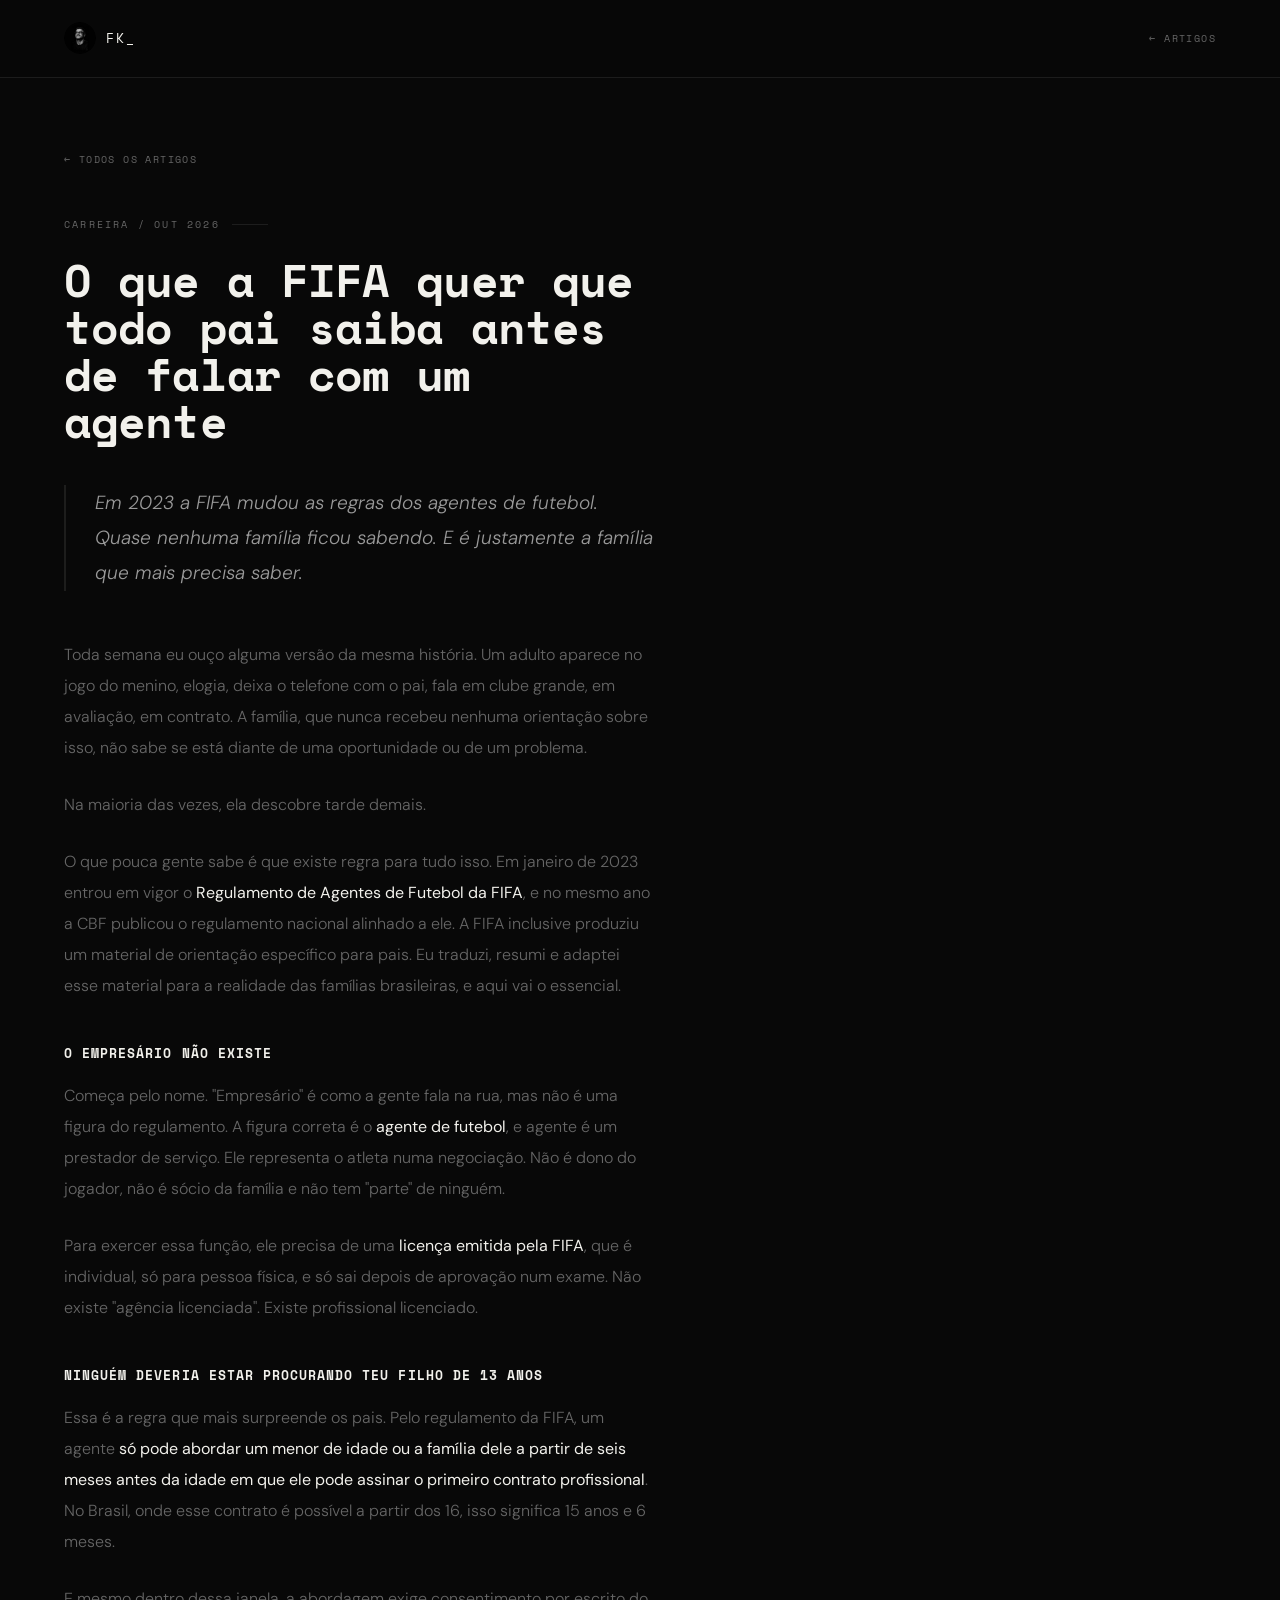
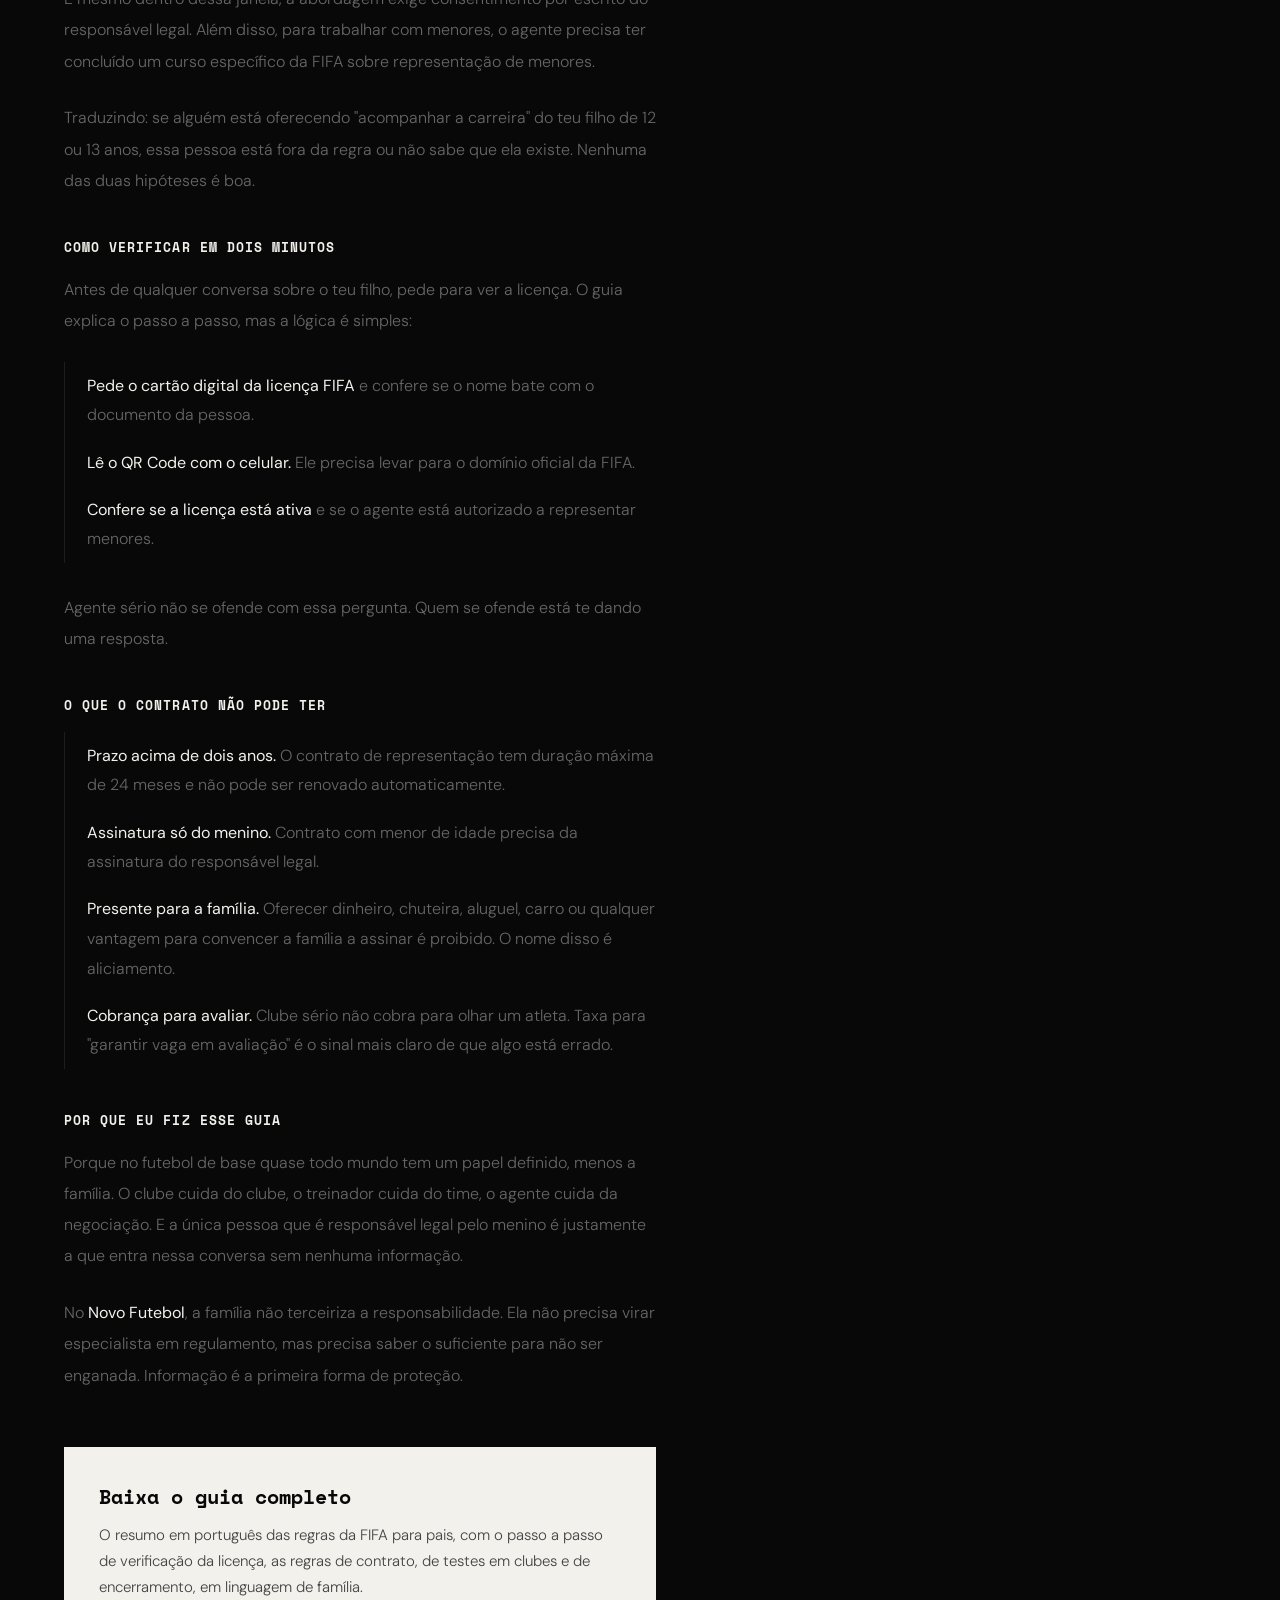
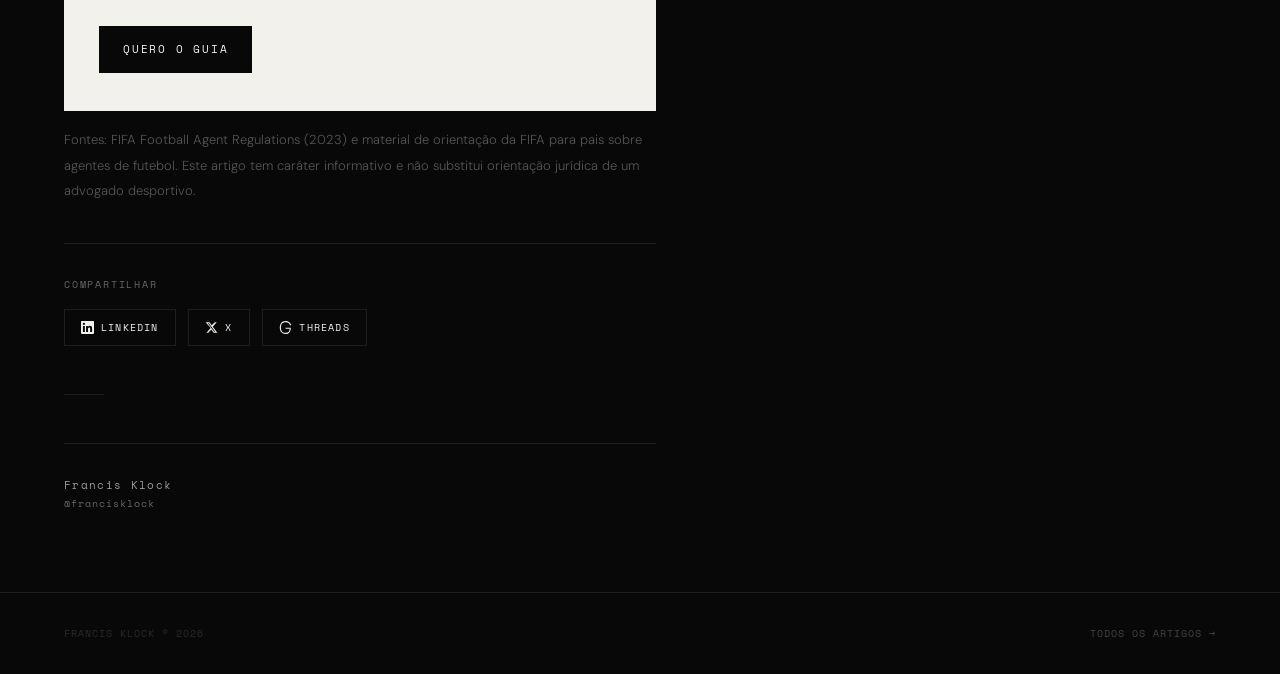
<file: artigo-agentes-de-futebol.html>
<!DOCTYPE html>
<html lang="pt-BR">
<head>
<meta charset="UTF-8">
<meta name="viewport" content="width=device-width, initial-scale=1.0">
<title>O que a FIFA quer que todo pai saiba antes de falar com um agente | Francis Klock</title>
<meta name="description" content="As novas regras da FIFA para agentes de futebol explicadas para pais: quem pode procurar teu filho, a partir de quando, como verificar a licença e o que o contrato não pode ter.">
<meta name="robots" content="index, follow">
<meta name="author" content="Francis Klock">
<link rel="canonical" href="https://francisklock.com.br/artigo-agentes-de-futebol.html">
<meta property="og:type" content="article">
<meta property="og:url" content="https://francisklock.com.br/artigo-agentes-de-futebol.html">
<meta property="og:title" content="O que a FIFA quer que todo pai saiba antes de falar com um agente">
<meta property="og:description" content="Em 2023 a FIFA mudou as regras dos agentes de futebol. Quase nenhuma família ficou sabendo. E é justamente a família que mais precisa saber.">
<meta property="og:image" content="https://francisklock.com.br/og-artigo-3.jpg">
<meta property="og:image:width" content="1200">
<meta property="og:image:height" content="630">
<meta property="og:locale" content="pt_BR">
<meta property="og:site_name" content="Francis Klock">
<meta property="article:author" content="Francis Klock">
<meta property="article:published_time" content="2026-10-28">
<meta name="twitter:card" content="summary_large_image">
<meta name="twitter:title" content="O que a FIFA quer que todo pai saiba antes de falar com um agente">
<meta name="twitter:description" content="Em 2023 a FIFA mudou as regras dos agentes de futebol. Quase nenhuma família ficou sabendo. E é justamente a família que mais precisa saber.">
<meta name="twitter:image" content="https://francisklock.com.br/og-artigo-3.jpg">
<meta name="twitter:site" content="@francisklock">
<script type="application/ld+json">
{
  "@context": "https://schema.org",
  "@type": "Article",
  "headline": "O que a FIFA quer que todo pai saiba antes de falar com um agente",
  "description": "Em 2023 a FIFA mudou as regras dos agentes de futebol. Quase nenhuma família ficou sabendo. E é justamente a família que mais precisa saber.",
  "image": "https://francisklock.com.br/og-artigo-3.jpg",
  "datePublished": "2026-10-28",
  "inLanguage": "pt-BR",
  "author": {"@type": "Person", "name": "Francis Klock", "url": "https://francisklock.com.br"},
  "mainEntityOfPage": "https://francisklock.com.br/artigo-agentes-de-futebol.html",
  "keywords": "agentes de futebol, empresário de futebol, categorias de base, pais de atletas, FIFA, novo futebol"
}
</script>
<link rel="icon" type="image/png" href="[data-uri]">
<link href="https://fonts.googleapis.com/css2?family=Space+Mono:wght@400;700&family=DM+Sans:ital,wght@0,300;0,400;0,500;1,300&display=swap" rel="stylesheet">
<style>
*,*::before,*::after{margin:0;padding:0;box-sizing:border-box}
:root{--black:#080808;--off:#0f0f0f;--white:#f2f1ec;--gray:#666;--lgray:#999;--border:rgba(242,241,236,0.09);--mono:"Space Mono",monospace;--sans:"DM Sans",sans-serif}
html{scroll-behavior:smooth}
body{background:var(--black);color:var(--white);font-family:var(--sans);font-weight:300;line-height:1.7;overflow-x:hidden}

nav{position:fixed;top:0;left:0;right:0;z-index:100;display:flex;justify-content:space-between;align-items:center;padding:1.4rem 4rem;border-bottom:0.5px solid var(--border);backdrop-filter:blur(16px);background:rgba(8,8,8,0.9)}
.nav-logo{font-family:var(--mono);font-size:13px;letter-spacing:0.15em;color:var(--white);text-decoration:none;display:flex;align-items:center;gap:10px}
.nav-back{font-family:var(--mono);font-size:10px;letter-spacing:0.14em;color:var(--gray);text-decoration:none;text-transform:uppercase;transition:color 0.2s}
.nav-back:hover{color:var(--white)}

.page-header{padding:10rem 4rem 5rem;border-bottom:0.5px solid var(--border);max-width:860px}
.label{font-family:var(--mono);font-size:10px;letter-spacing:0.22em;text-transform:uppercase;color:var(--gray);margin-bottom:2rem;display:flex;align-items:center;gap:12px}
.label::after{content:"";flex:0 0 36px;height:0.5px;background:var(--border)}
h1{font-family:var(--mono);font-size:clamp(2.2rem,4.5vw,4.5rem);font-weight:700;line-height:0.93;letter-spacing:-0.025em;margin-bottom:1.5rem}
h1 em{font-style:normal;color:transparent;-webkit-text-stroke:1px rgba(242,241,236,0.3)}
.page-sub{font-size:16px;color:var(--gray);max-width:520px;line-height:1.85}

.articles-list{padding:5rem 4rem;display:flex;flex-direction:column;gap:0;border-bottom:0.5px solid var(--border)}
.article-item{display:grid;grid-template-columns:120px 1fr;gap:3rem;padding:3rem 0;border-bottom:0.5px solid var(--border);text-decoration:none;transition:background 0.15s;cursor:pointer}
.article-item:last-child{border-bottom:none}
.article-item:hover .article-title{color:var(--lgray)}
.article-meta{display:flex;flex-direction:column;gap:0.5rem;padding-top:0.3rem}
.article-date{font-family:var(--mono);font-size:10px;letter-spacing:0.12em;color:var(--gray);text-transform:uppercase}
.article-num{font-family:var(--mono);font-size:10px;letter-spacing:0.12em;color:#333}
.article-body{}
.article-tag{font-family:var(--mono);font-size:10px;letter-spacing:0.14em;text-transform:uppercase;color:var(--gray);margin-bottom:1rem;display:inline-block;border:0.5px solid var(--border);padding:4px 10px}
.article-title{font-family:var(--mono);font-size:clamp(1rem,1.8vw,1.4rem);font-weight:700;color:var(--white);line-height:1.25;margin-bottom:1rem;letter-spacing:-0.01em;transition:color 0.2s}
.article-excerpt{font-size:15px;color:var(--gray);line-height:1.85;max-width:580px}
.article-cta{display:inline-flex;align-items:center;gap:8px;font-family:var(--mono);font-size:10px;letter-spacing:0.14em;text-transform:uppercase;color:var(--lgray);margin-top:1.2rem;transition:color 0.2s}
.article-item:hover .article-cta{color:var(--white)}

/* ARTICLE FULL VIEW */
.article-full{display:none;padding:5rem 4rem;max-width:720px}
.article-full.active{display:block}
.articles-list.hidden{display:none}
.page-header.hidden{display:none}

.back-to-list{font-family:var(--mono);font-size:10px;letter-spacing:0.14em;text-transform:uppercase;color:var(--gray);cursor:pointer;display:inline-flex;align-items:center;gap:8px;margin-bottom:3rem;background:none;border:none;transition:color 0.2s}
.back-to-list:hover{color:var(--white)}

.full-label{font-family:var(--mono);font-size:10px;letter-spacing:0.22em;text-transform:uppercase;color:var(--gray);margin-bottom:1.5rem;display:flex;align-items:center;gap:12px}
.full-label::after{content:"";flex:0 0 36px;height:0.5px;background:var(--border)}
.full-title{font-family:var(--mono);font-size:clamp(1.6rem,3.5vw,3rem);font-weight:700;line-height:1.05;letter-spacing:-0.02em;margin-bottom:2.5rem}
.full-intro{font-size:19px;color:var(--lgray);line-height:1.85;margin-bottom:3rem;font-style:italic;border-left:2px solid var(--border);padding-left:1.8rem}
.full-body p{font-size:16px;color:var(--gray);line-height:1.95;margin-bottom:1.6rem}
.full-body p strong{color:var(--white);font-weight:400}
.full-body h3{font-family:var(--mono);font-size:13px;font-weight:700;letter-spacing:0.08em;text-transform:uppercase;color:var(--white);margin:2.5rem 0 1rem}
.full-divider{width:40px;height:0.5px;background:var(--border);margin:3rem 0}
.full-author{display:flex;align-items:center;gap:1rem;padding-top:2rem;border-top:0.5px solid var(--border)}
.full-author-name{font-family:var(--mono);font-size:11px;letter-spacing:0.12em;color:var(--lgray)}
.full-author-handle{font-family:var(--mono);font-size:10px;letter-spacing:0.1em;color:var(--gray)}

footer{padding:2rem 4rem;display:flex;justify-content:space-between;align-items:center;border-top:0.5px solid var(--border)}
footer p{font-family:var(--mono);font-size:10px;letter-spacing:0.1em;color:#2a2a2a;text-transform:uppercase}
footer a{font-family:var(--mono);font-size:10px;letter-spacing:0.1em;color:#444;text-transform:uppercase;text-decoration:none;transition:color 0.2s}
footer a:hover{color:var(--white)}

/* SHARE BUTTONS */
.share-section{margin-top:2.5rem;padding-top:2rem;border-top:0.5px solid var(--border)}
.share-label{font-family:var(--mono);font-size:10px;letter-spacing:0.18em;text-transform:uppercase;color:var(--gray);margin-bottom:1rem}
.share-buttons{display:flex;gap:0.8rem;flex-wrap:wrap}
.share-btn{display:inline-flex;align-items:center;gap:7px;font-family:var(--mono);font-size:10px;letter-spacing:0.12em;text-transform:uppercase;padding:9px 16px;text-decoration:none;border:0.5px solid var(--border);color:var(--gray);transition:all 0.2s;cursor:pointer;background:none}
.share-btn:hover{border-color:rgba(242,241,236,0.35);color:var(--white)}
.share-btn svg{width:13px;height:13px;fill:currentColor;flex-shrink:0}


.article-full{display:block;padding:9rem 4rem 5rem}
.back-to-list{text-decoration:none}
.full-body ul{list-style:none;margin:0 0 1.8rem;border-left:0.5px solid var(--border)}
.full-body li{font-size:16px;color:var(--gray);line-height:1.85;padding:0.55rem 0 0.55rem 1.4rem}
.full-body li strong{color:var(--white);font-weight:400}
.full-body a{color:var(--white)}
.guide-cta{margin:3.5rem 0 1rem;background:var(--white);color:var(--black);padding:2.4rem 2.2rem}
.guide-cta p{font-size:15px;color:#444 !important;line-height:1.75;margin-bottom:1.6rem !important}
.guide-cta .cta-title{font-family:var(--mono);font-size:1.25rem;font-weight:700;color:var(--black) !important;line-height:1.2;margin-bottom:0.8rem !important}
.guide-cta a{display:inline-block;font-family:var(--mono);font-size:11px;letter-spacing:0.16em;text-transform:uppercase;color:var(--white);background:var(--black);padding:14px 24px;text-decoration:none;transition:opacity 0.2s}
.guide-cta a:hover{opacity:0.85}
.source{font-size:13px !important;color:#555 !important}
@media (max-width:768px){
  nav{padding:1.2rem 1.5rem}
  .article-full{padding:7rem 1.5rem 4rem}
  .full-intro{font-size:17px;padding-left:1.2rem}
  .guide-cta{padding:2rem 1.4rem}
  footer{padding:1.5rem;flex-direction:column;gap:0.8rem;text-align:center}
}
</style>
</head>
<body>

<nav>
  <a href="index.html" class="nav-logo"><img src="[data-uri]" style="width:32px;height:32px;border-radius:50%;object-fit:cover;filter:grayscale(100%)" alt="Francis Klock">FK_</a>
  <a href="artigos.html" class="nav-back">&larr; Artigos</a>
</nav>

<article class="article-full">
  <a class="back-to-list" href="artigos.html">&larr; Todos os artigos</a>
  <div class="full-label">Carreira / Out 2026</div>
  <h1 class="full-title">O que a FIFA quer que todo pai saiba antes de falar com um agente</h1>
  <p class="full-intro">Em 2023 a FIFA mudou as regras dos agentes de futebol. Quase nenhuma família ficou sabendo. E é justamente a família que mais precisa saber.</p>
  <div class="full-body">

    <p>Toda semana eu ouço alguma versão da mesma história. Um adulto aparece no jogo do menino, elogia, deixa o telefone com o pai, fala em clube grande, em avaliação, em contrato. A família, que nunca recebeu nenhuma orientação sobre isso, não sabe se está diante de uma oportunidade ou de um problema.</p>
    <p>Na maioria das vezes, ela descobre tarde demais.</p>
    <p>O que pouca gente sabe é que existe regra para tudo isso. Em janeiro de 2023 entrou em vigor o <strong>Regulamento de Agentes de Futebol da FIFA</strong>, e no mesmo ano a CBF publicou o regulamento nacional alinhado a ele. A FIFA inclusive produziu um material de orientação específico para pais. Eu traduzi, resumi e adaptei esse material para a realidade das famílias brasileiras, e aqui vai o essencial.</p>

    <h3>O empresário não existe</h3>
    <p>Começa pelo nome. "Empresário" é como a gente fala na rua, mas não é uma figura do regulamento. A figura correta é o <strong>agente de futebol</strong>, e agente é um prestador de serviço. Ele representa o atleta numa negociação. Não é dono do jogador, não é sócio da família e não tem "parte" de ninguém.</p>
    <p>Para exercer essa função, ele precisa de uma <strong>licença emitida pela FIFA</strong>, que é individual, só para pessoa física, e só sai depois de aprovação num exame. Não existe "agência licenciada". Existe profissional licenciado.</p>

    <h3>Ninguém deveria estar procurando teu filho de 13 anos</h3>
    <p>Essa é a regra que mais surpreende os pais. Pelo regulamento da FIFA, um agente <strong>só pode abordar um menor de idade ou a família dele a partir de seis meses antes da idade em que ele pode assinar o primeiro contrato profissional</strong>. No Brasil, onde esse contrato é possível a partir dos 16, isso significa 15 anos e 6 meses.</p>
    <p>E mesmo dentro dessa janela, a abordagem exige consentimento por escrito do responsável legal. Além disso, para trabalhar com menores, o agente precisa ter concluído um curso específico da FIFA sobre representação de menores.</p>
    <p>Traduzindo: se alguém está oferecendo "acompanhar a carreira" do teu filho de 12 ou 13 anos, essa pessoa está fora da regra ou não sabe que ela existe. Nenhuma das duas hipóteses é boa.</p>

    <h3>Como verificar em dois minutos</h3>
    <p>Antes de qualquer conversa sobre o teu filho, pede para ver a licença. O guia explica o passo a passo, mas a lógica é simples:</p>
    <ul>
      <li><strong>Pede o cartão digital da licença FIFA</strong> e confere se o nome bate com o documento da pessoa.</li>
      <li><strong>Lê o QR Code com o celular.</strong> Ele precisa levar para o domínio oficial da FIFA.</li>
      <li><strong>Confere se a licença está ativa</strong> e se o agente está autorizado a representar menores.</li>
    </ul>
    <p>Agente sério não se ofende com essa pergunta. Quem se ofende está te dando uma resposta.</p>

    <h3>O que o contrato não pode ter</h3>
    <ul>
      <li><strong>Prazo acima de dois anos.</strong> O contrato de representação tem duração máxima de 24 meses e não pode ser renovado automaticamente.</li>
      <li><strong>Assinatura só do menino.</strong> Contrato com menor de idade precisa da assinatura do responsável legal.</li>
      <li><strong>Presente para a família.</strong> Oferecer dinheiro, chuteira, aluguel, carro ou qualquer vantagem para convencer a família a assinar é proibido. O nome disso é aliciamento.</li>
      <li><strong>Cobrança para avaliar.</strong> Clube sério não cobra para olhar um atleta. Taxa para "garantir vaga em avaliação" é o sinal mais claro de que algo está errado.</li>
    </ul>

    <h3>Por que eu fiz esse guia</h3>
    <p>Porque no futebol de base quase todo mundo tem um papel definido, menos a família. O clube cuida do clube, o treinador cuida do time, o agente cuida da negociação. E a única pessoa que é responsável legal pelo menino é justamente a que entra nessa conversa sem nenhuma informação.</p>
    <p>No <strong>Novo Futebol</strong>, a família não terceiriza a responsabilidade. Ela não precisa virar especialista em regulamento, mas precisa saber o suficiente para não ser enganada. Informação é a primeira forma de proteção.</p>

    <div class="guide-cta">
      <p class="cta-title">Baixa o guia completo</p>
      <p>O resumo em português das regras da FIFA para pais, com o passo a passo de verificação da licença, as regras de contrato, de testes em clubes e de encerramento, em linguagem de família.</p>
      <a href="guia-agentes.html?utm_source=site&amp;utm_medium=artigo&amp;utm_campaign=artigo-003">Quero o guia</a>
    </div>

    <p class="source">Fontes: FIFA Football Agent Regulations (2023) e material de orientação da FIFA para pais sobre agentes de futebol. Este artigo tem caráter informativo e não substitui orientação jurídica de um advogado desportivo.</p>

    <div class="share-section">
      <div class="share-label">Compartilhar</div>
      <div class="share-buttons">
        <a class="share-btn" href="https://www.linkedin.com/sharing/share-offsite/?url=https%3A%2F%2Ffrancisklock.com.br%2Fartigo-agentes-de-futebol.html" target="_blank" rel="noopener"><svg viewBox="0 0 24 24" xmlns="http://www.w3.org/2000/svg"><path d="M20.447 20.452h-3.554v-5.569c0-1.328-.027-3.037-1.852-3.037-1.853 0-2.136 1.445-2.136 2.939v5.667H9.351V9h3.414v1.561h.046c.477-.9 1.637-1.85 3.37-1.85 3.601 0 4.267 2.37 4.267 5.455v6.286zM5.337 7.433a2.062 2.062 0 0 1-2.063-2.065 2.064 2.064 0 1 1 2.063 2.065zm1.782 13.019H3.555V9h3.564v11.452zM22.225 0H1.771C.792 0 0 .774 0 1.729v20.542C0 23.227.792 24 1.771 24h20.451C23.2 24 24 23.227 24 22.271V1.729C24 .774 23.2 0 22.222 0h.003z"/></svg>
          LinkedIn
        </a>
        <a class="share-btn" href="https://twitter.com/intent/tweet?text=O%20que%20a%20FIFA%20quer%20que%20todo%20pai%20saiba%20antes%20de%20falar%20com%20um%20agente%0A%0Ahttps%3A%2F%2Ffrancisklock.com.br%2Fartigo-agentes-de-futebol.html&amp;via=francisklock" target="_blank" rel="noopener"><svg viewBox="0 0 24 24" xmlns="http://www.w3.org/2000/svg"><path d="M18.244 2.25h3.308l-7.227 8.26 8.502 11.24H16.17l-4.714-6.231-5.401 6.231H2.746l7.73-8.835L1.254 2.25H8.08l4.258 5.63 5.906-5.63zm-1.161 17.52h1.833L7.084 4.126H5.117z"/></svg>
          X
        </a>
        <a class="share-btn" href="https://www.threads.net/intent/post?text=O%20que%20a%20FIFA%20quer%20que%20todo%20pai%20saiba%20antes%20de%20falar%20com%20um%20agente%0A%0Ahttps%3A%2F%2Ffrancisklock.com.br%2Fartigo-agentes-de-futebol.html" target="_blank" rel="noopener"><svg viewBox="0 0 24 24" xmlns="http://www.w3.org/2000/svg"><path d="M12.186 24h-.007c-3.581-.024-6.334-1.205-8.184-3.509C2.35 18.44 1.5 15.586 1.472 12.01v-.017c.03-3.579.879-6.43 2.525-8.482C5.845 1.205 8.6.024 12.18 0h.014c2.746.02 5.043.725 6.826 2.098 1.677 1.29 2.858 3.13 3.509 5.467l-2.04.569c-1.104-3.96-3.898-5.984-8.304-6.015-2.91.022-5.11.936-6.54 2.717C4.307 6.504 3.616 8.914 3.589 12c.027 3.086.718 5.496 2.057 7.164 1.43 1.783 3.631 2.698 6.54 2.717 2.623-.02 4.358-.631 5.635-2 1.237-1.33 1.892-3.11 1.955-5.58H12.18v-2h9.583l.012.318c.139 3.704-.788 6.54-2.755 8.41C17.414 23.24 15.043 24 12.186 24z"/></svg>
          Threads
        </a>
      </div>
    </div>
    <div class="full-divider"></div>
    <div class="full-author">
      <div>
        <div class="full-author-name">Francis Klock</div>
        <div class="full-author-handle">@francisklock</div>
      </div>
    </div>
  </div>
</article>

<footer>
  <p>Francis Klock &copy; 2026</p>
  <a href="artigos.html">Todos os artigos &rarr;</a>
</footer>

</body>
</html>
</file>
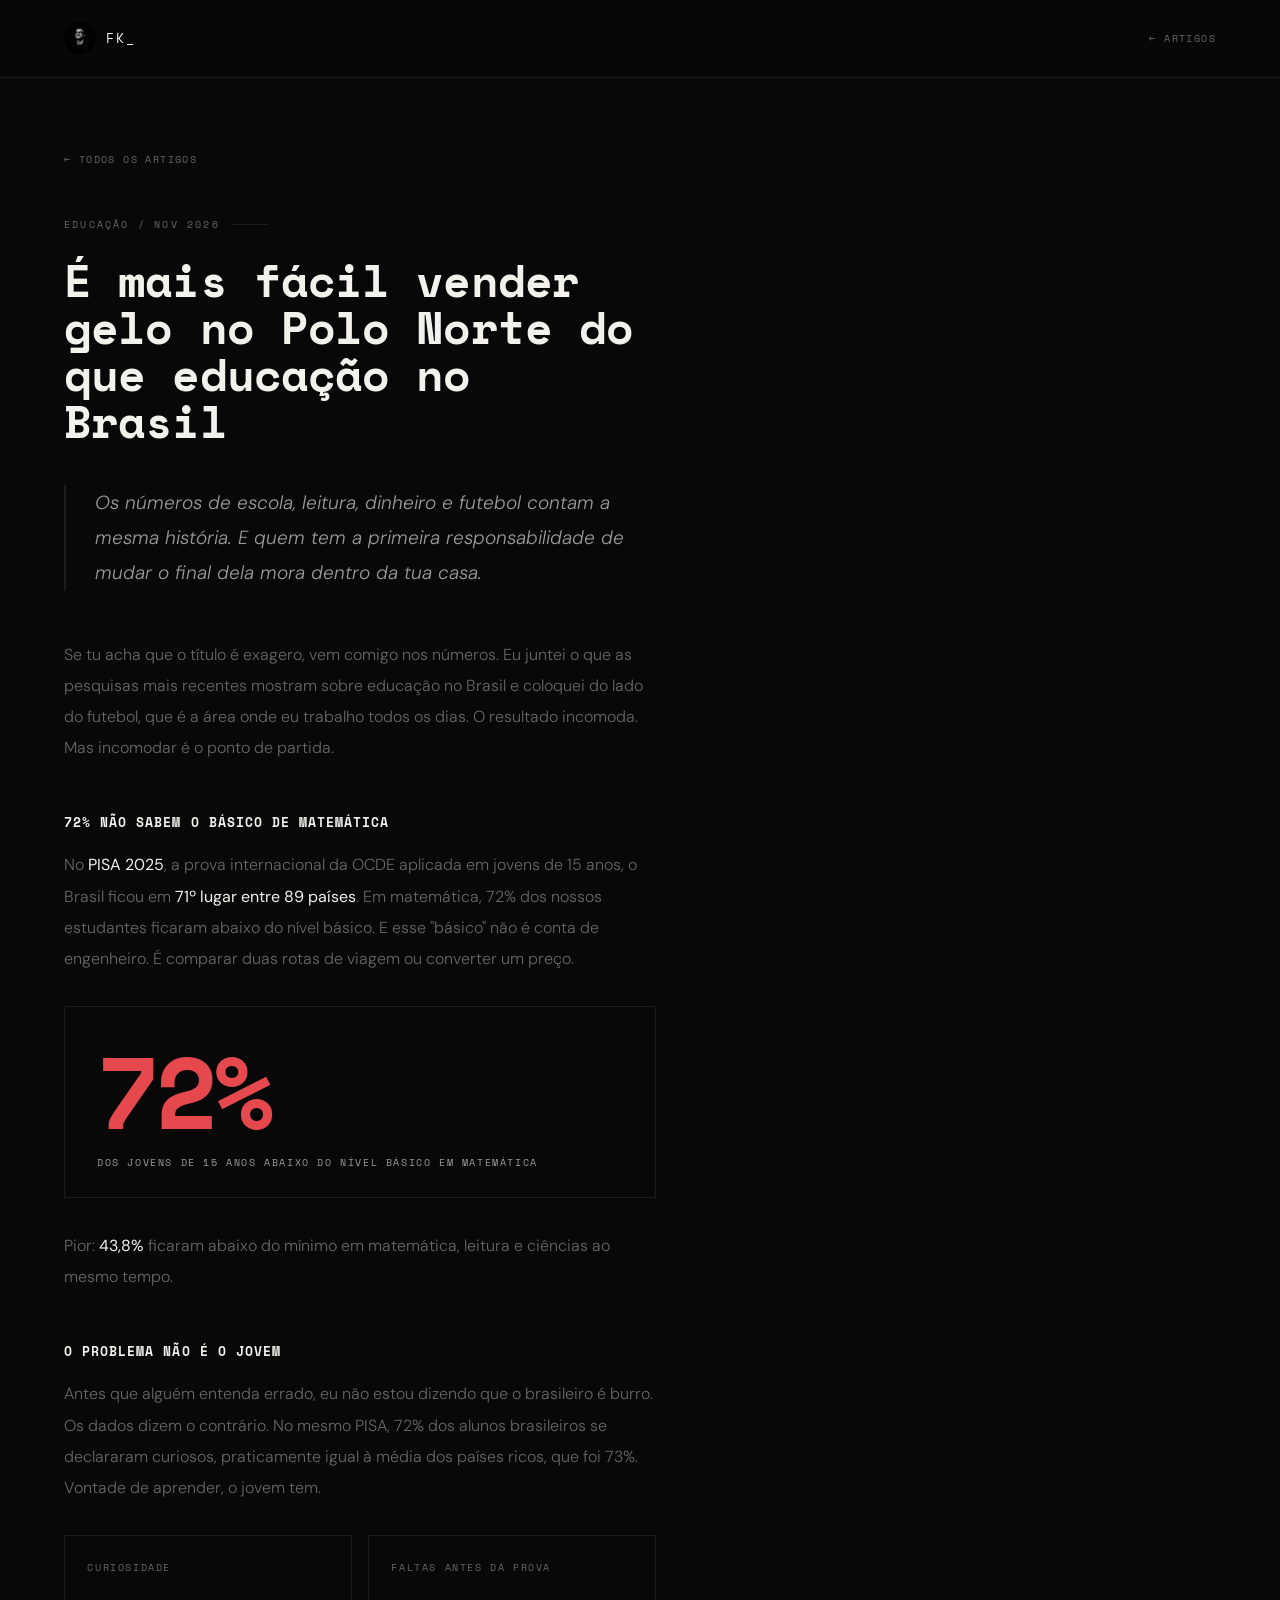
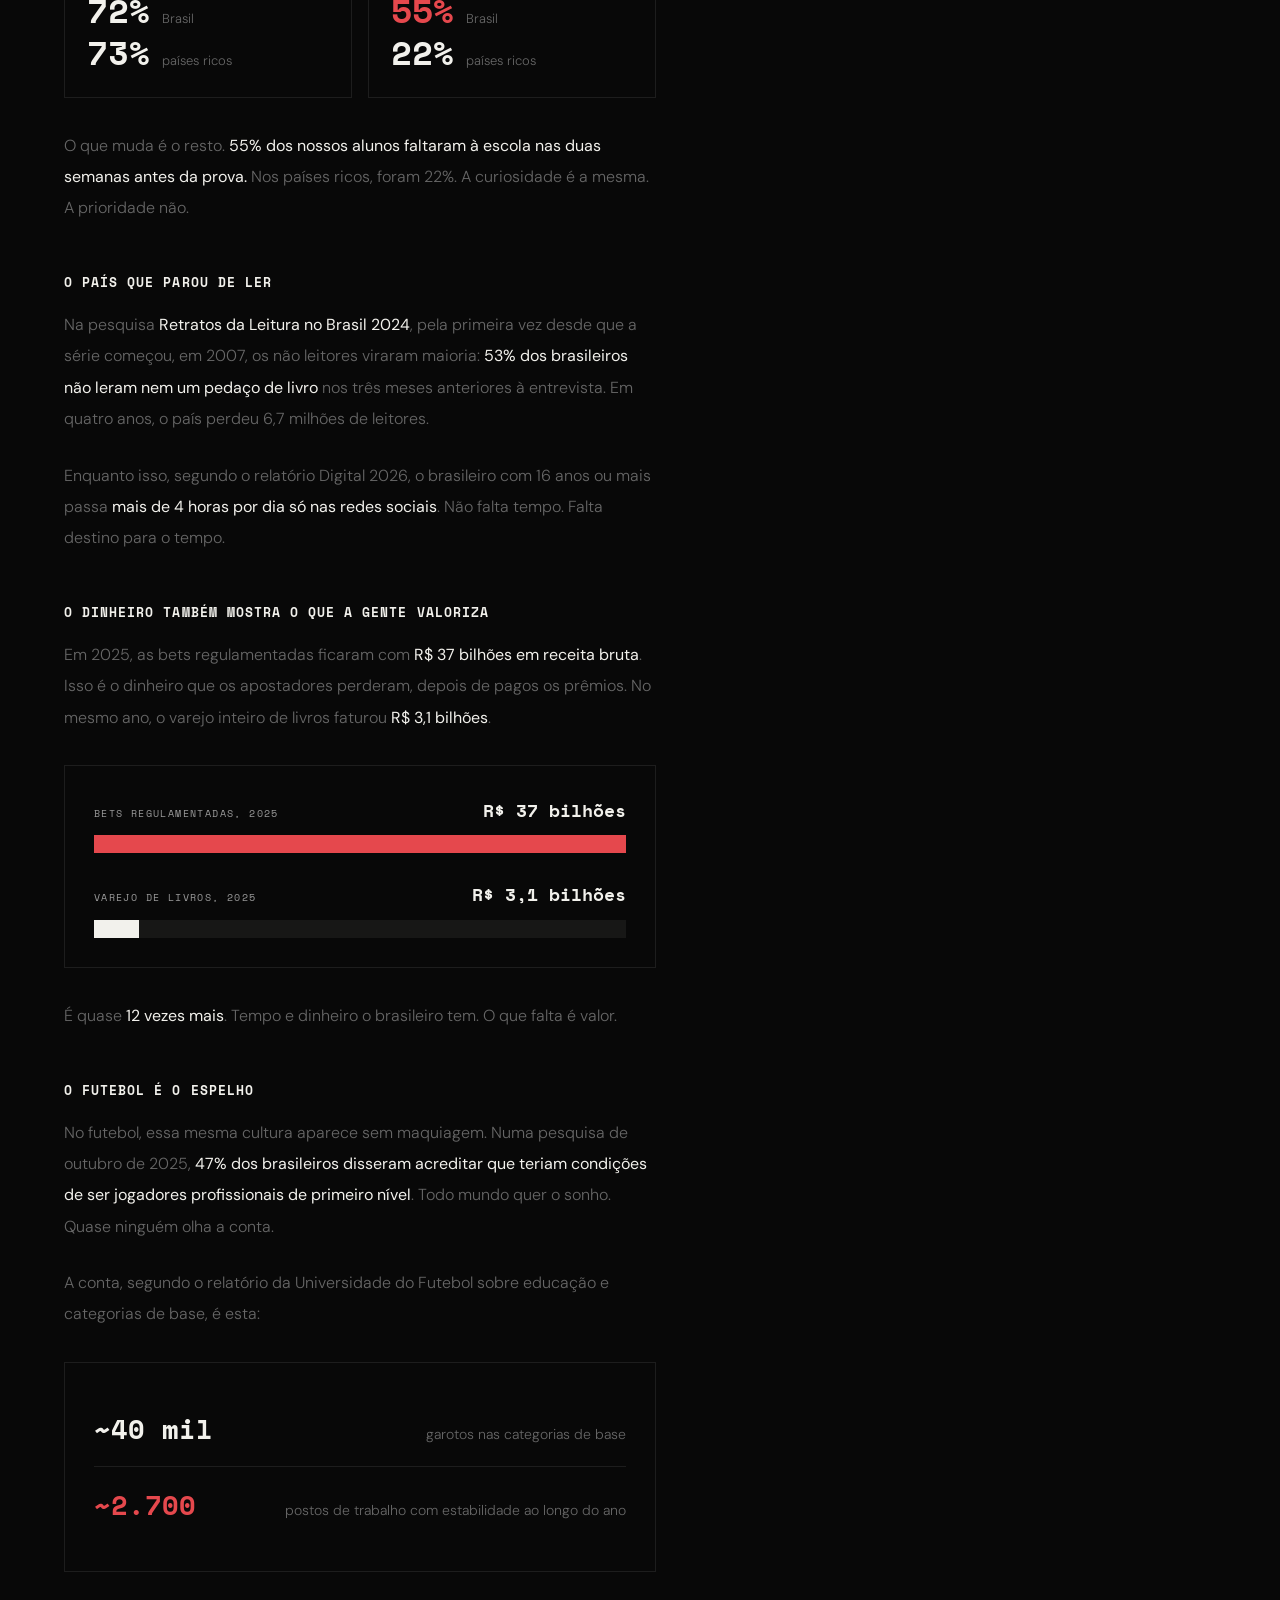
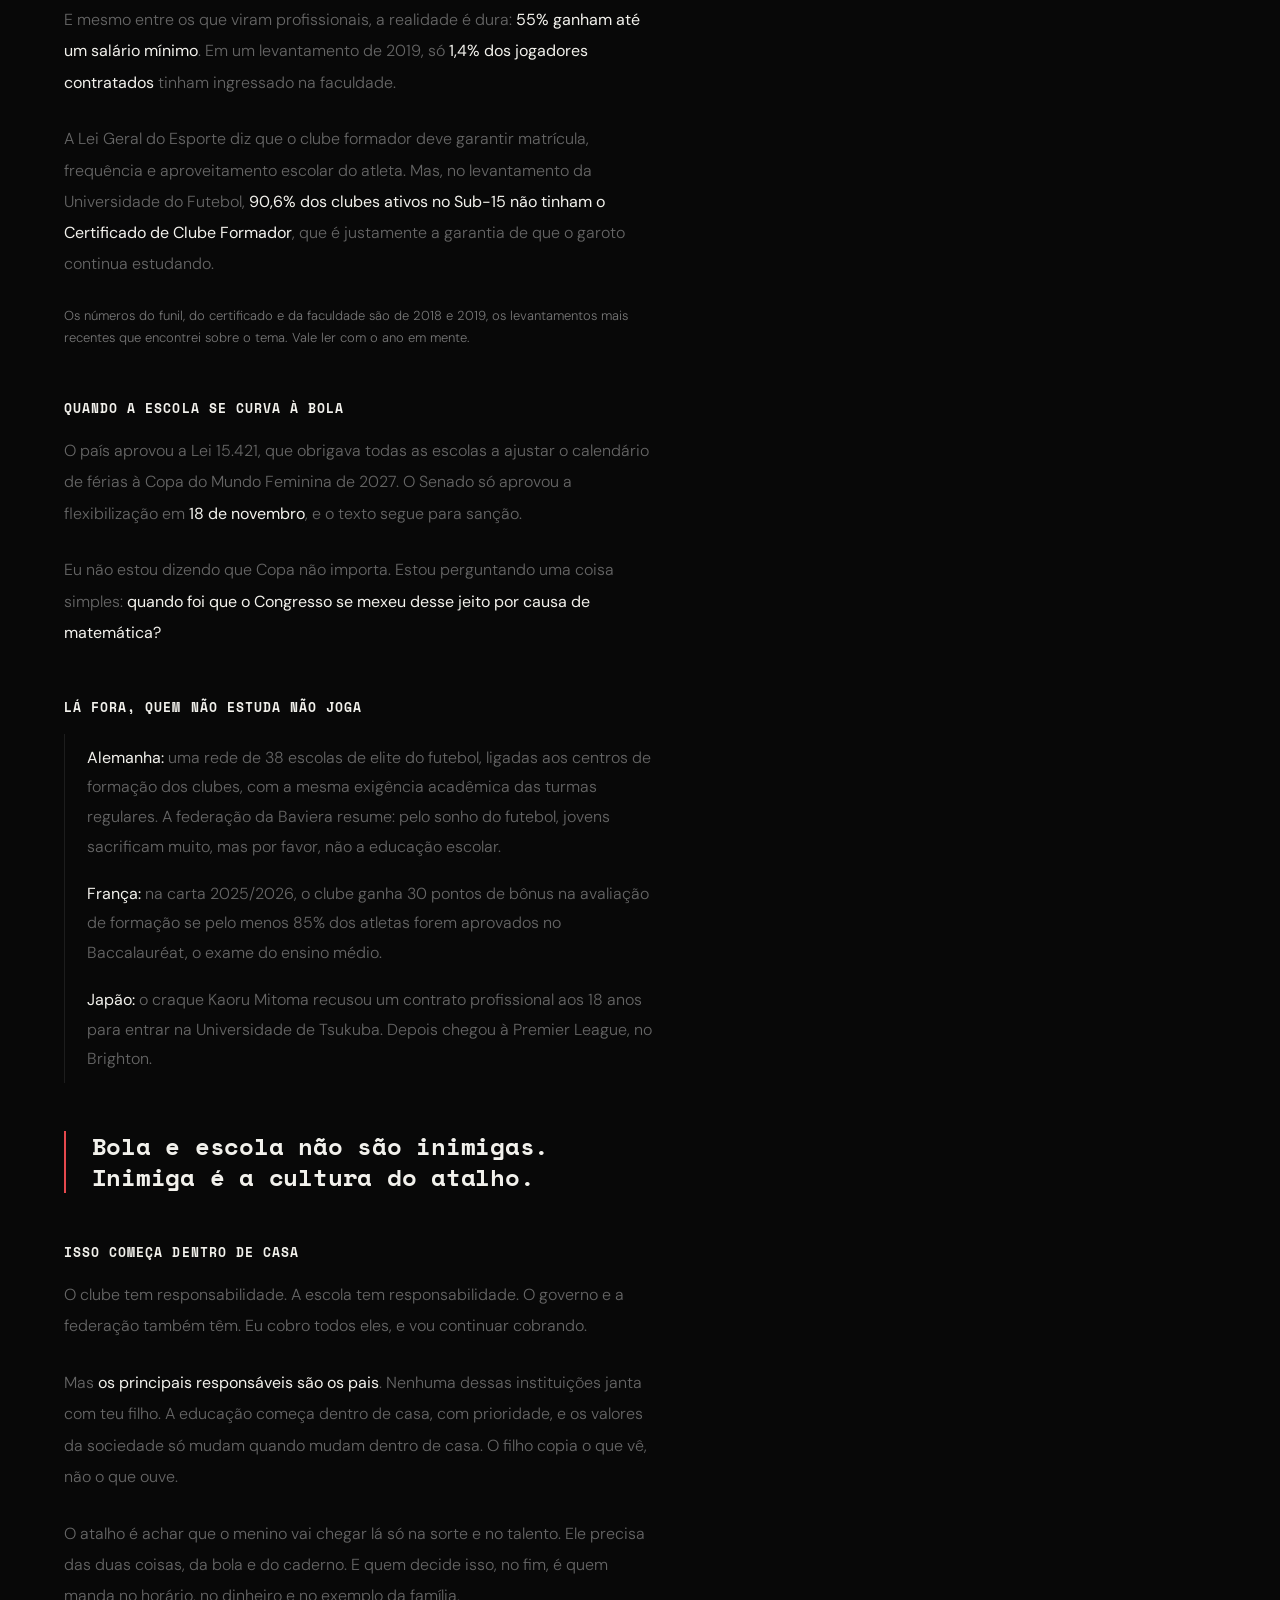
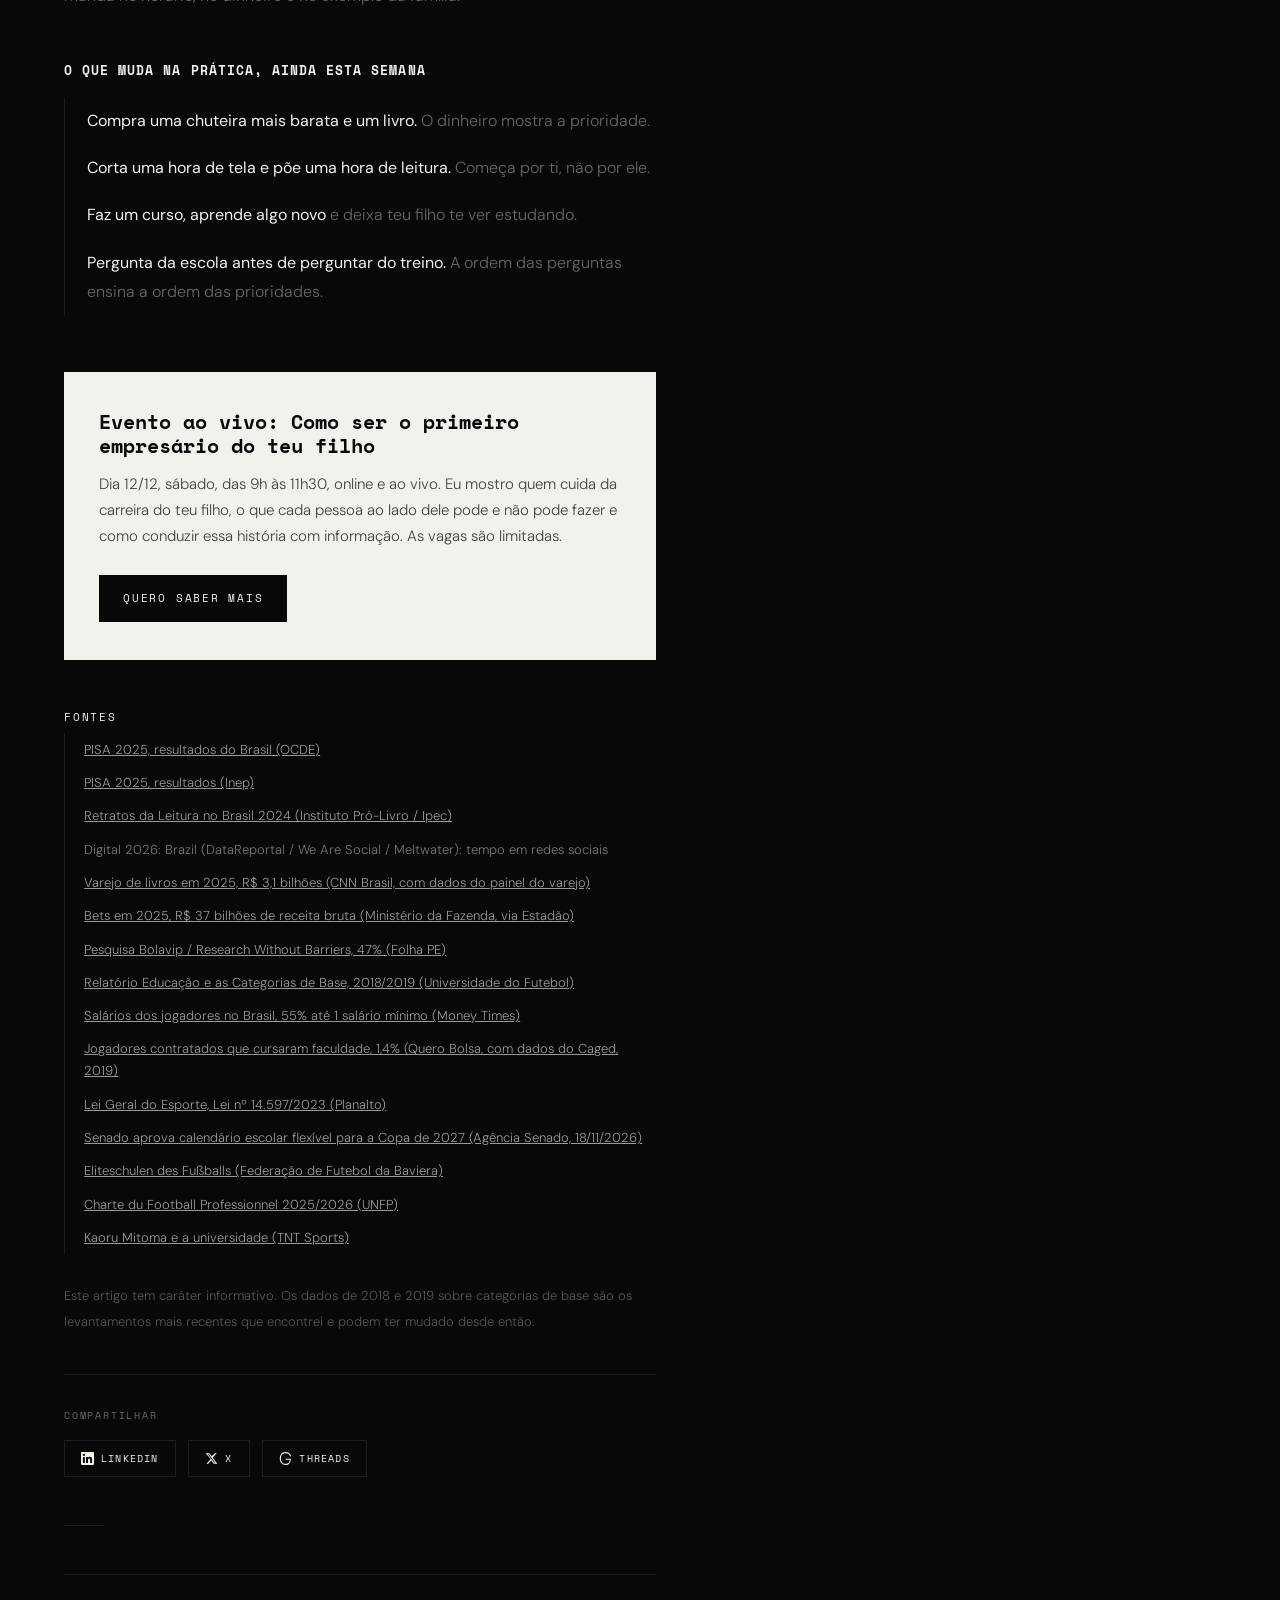
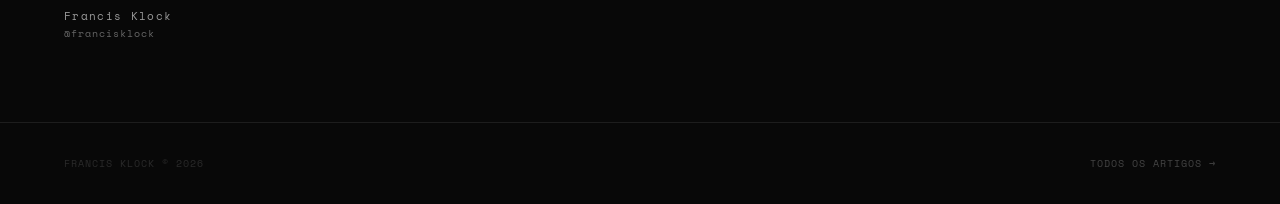
<file: artigo-educacao-e-futebol.html>
<!DOCTYPE html>
<html lang="pt-BR">
<head>
<meta charset="UTF-8">
<meta name="viewport" content="width=device-width, initial-scale=1.0">
<title>É mais fácil vender gelo no Polo Norte do que educação no Brasil | Francis Klock</title>
<meta name="description" content="72% dos jovens não sabem o básico de matemática, 53% não leem e as bets faturam 12 vezes mais que os livros. O futebol é o espelho, e a mudança começa dentro de casa.">
<meta name="robots" content="index, follow">
<meta name="author" content="Francis Klock">
<link rel="canonical" href="https://francisklock.com.br/artigo-educacao-e-futebol.html">
<meta property="og:type" content="article">
<meta property="og:url" content="https://francisklock.com.br/artigo-educacao-e-futebol.html">
<meta property="og:title" content="É mais fácil vender gelo no Polo Norte do que educação no Brasil">
<meta property="og:description" content="Os números de educação, leitura, bets e futebol contam a mesma história. E a responsabilidade principal é de quem está dentro de casa.">
<meta property="og:image" content="https://francisklock.com.br/og-artigo-4.jpg">
<meta property="og:image:width" content="1200">
<meta property="og:image:height" content="630">
<meta property="og:locale" content="pt_BR">
<meta property="og:site_name" content="Francis Klock">
<meta property="article:author" content="Francis Klock">
<meta property="article:published_time" content="2026-11-26">
<meta name="twitter:card" content="summary_large_image">
<meta name="twitter:title" content="É mais fácil vender gelo no Polo Norte do que educação no Brasil">
<meta name="twitter:description" content="Os números de educação, leitura, bets e futebol contam a mesma história. E a responsabilidade principal é de quem está dentro de casa.">
<meta name="twitter:image" content="https://francisklock.com.br/og-artigo-4.jpg">
<meta name="twitter:site" content="@francisklock">
<script type="application/ld+json">
{
  "@context": "https://schema.org",
  "@type": "Article",
  "headline": "É mais fácil vender gelo no Polo Norte do que educação no Brasil",
  "description": "72% dos jovens não sabem o básico de matemática, 53% não leem e as bets faturam 12 vezes mais que os livros. O futebol é o espelho, e a mudança começa dentro de casa.",
  "image": "https://francisklock.com.br/og-artigo-4.jpg",
  "datePublished": "2026-11-26",
  "inLanguage": "pt-BR",
  "author": {"@type": "Person", "name": "Francis Klock", "url": "https://francisklock.com.br"},
  "mainEntityOfPage": "https://francisklock.com.br/artigo-educacao-e-futebol.html",
  "keywords": "educação e futebol, categorias de base, pais de atletas, PISA 2025, escola e futebol, novo futebol"
}
</script>
<link rel="icon" type="image/png" href="[data-uri]">
<link href="https://fonts.googleapis.com/css2?family=Space+Mono:wght@400;700&family=DM+Sans:ital,wght@0,300;0,400;0,500;1,300&display=swap" rel="stylesheet">
<style>
*,*::before,*::after{margin:0;padding:0;box-sizing:border-box}
:root{--black:#080808;--off:#0f0f0f;--white:#f2f1ec;--gray:#666;--lgray:#999;--border:rgba(242,241,236,0.09);--mono:"Space Mono",monospace;--sans:"DM Sans",sans-serif}
html{scroll-behavior:smooth}
body{background:var(--black);color:var(--white);font-family:var(--sans);font-weight:300;line-height:1.7;overflow-x:hidden}

nav{position:fixed;top:0;left:0;right:0;z-index:100;display:flex;justify-content:space-between;align-items:center;padding:1.4rem 4rem;border-bottom:0.5px solid var(--border);backdrop-filter:blur(16px);background:rgba(8,8,8,0.9)}
.nav-logo{font-family:var(--mono);font-size:13px;letter-spacing:0.15em;color:var(--white);text-decoration:none;display:flex;align-items:center;gap:10px}
.nav-back{font-family:var(--mono);font-size:10px;letter-spacing:0.14em;color:var(--gray);text-decoration:none;text-transform:uppercase;transition:color 0.2s}
.nav-back:hover{color:var(--white)}

.page-header{padding:10rem 4rem 5rem;border-bottom:0.5px solid var(--border);max-width:860px}
.label{font-family:var(--mono);font-size:10px;letter-spacing:0.22em;text-transform:uppercase;color:var(--gray);margin-bottom:2rem;display:flex;align-items:center;gap:12px}
.label::after{content:"";flex:0 0 36px;height:0.5px;background:var(--border)}
h1{font-family:var(--mono);font-size:clamp(2.2rem,4.5vw,4.5rem);font-weight:700;line-height:0.93;letter-spacing:-0.025em;margin-bottom:1.5rem}
h1 em{font-style:normal;color:transparent;-webkit-text-stroke:1px rgba(242,241,236,0.3)}
.page-sub{font-size:16px;color:var(--gray);max-width:520px;line-height:1.85}

.articles-list{padding:5rem 4rem;display:flex;flex-direction:column;gap:0;border-bottom:0.5px solid var(--border)}
.article-item{display:grid;grid-template-columns:120px 1fr;gap:3rem;padding:3rem 0;border-bottom:0.5px solid var(--border);text-decoration:none;transition:background 0.15s;cursor:pointer}
.article-item:last-child{border-bottom:none}
.article-item:hover .article-title{color:var(--lgray)}
.article-meta{display:flex;flex-direction:column;gap:0.5rem;padding-top:0.3rem}
.article-date{font-family:var(--mono);font-size:10px;letter-spacing:0.12em;color:var(--gray);text-transform:uppercase}
.article-num{font-family:var(--mono);font-size:10px;letter-spacing:0.12em;color:#333}
.article-body{}
.article-tag{font-family:var(--mono);font-size:10px;letter-spacing:0.14em;text-transform:uppercase;color:var(--gray);margin-bottom:1rem;display:inline-block;border:0.5px solid var(--border);padding:4px 10px}
.article-title{font-family:var(--mono);font-size:clamp(1rem,1.8vw,1.4rem);font-weight:700;color:var(--white);line-height:1.25;margin-bottom:1rem;letter-spacing:-0.01em;transition:color 0.2s}
.article-excerpt{font-size:15px;color:var(--gray);line-height:1.85;max-width:580px}
.article-cta{display:inline-flex;align-items:center;gap:8px;font-family:var(--mono);font-size:10px;letter-spacing:0.14em;text-transform:uppercase;color:var(--lgray);margin-top:1.2rem;transition:color 0.2s}
.article-item:hover .article-cta{color:var(--white)}

/* ARTICLE FULL VIEW */
.article-full{display:none;padding:5rem 4rem;max-width:720px}
.article-full.active{display:block}
.articles-list.hidden{display:none}
.page-header.hidden{display:none}

.back-to-list{font-family:var(--mono);font-size:10px;letter-spacing:0.14em;text-transform:uppercase;color:var(--gray);cursor:pointer;display:inline-flex;align-items:center;gap:8px;margin-bottom:3rem;background:none;border:none;transition:color 0.2s}
.back-to-list:hover{color:var(--white)}

.full-label{font-family:var(--mono);font-size:10px;letter-spacing:0.22em;text-transform:uppercase;color:var(--gray);margin-bottom:1.5rem;display:flex;align-items:center;gap:12px}
.full-label::after{content:"";flex:0 0 36px;height:0.5px;background:var(--border)}
.full-title{font-family:var(--mono);font-size:clamp(1.6rem,3.5vw,3rem);font-weight:700;line-height:1.05;letter-spacing:-0.02em;margin-bottom:2.5rem}
.full-intro{font-size:19px;color:var(--lgray);line-height:1.85;margin-bottom:3rem;font-style:italic;border-left:2px solid var(--border);padding-left:1.8rem}
.full-body p{font-size:16px;color:var(--gray);line-height:1.95;margin-bottom:1.6rem}
.full-body p strong{color:var(--white);font-weight:400}
.full-body h3{font-family:var(--mono);font-size:13px;font-weight:700;letter-spacing:0.08em;text-transform:uppercase;color:var(--white);margin:2.5rem 0 1rem}
.full-divider{width:40px;height:0.5px;background:var(--border);margin:3rem 0}
.full-author{display:flex;align-items:center;gap:1rem;padding-top:2rem;border-top:0.5px solid var(--border)}
.full-author-name{font-family:var(--mono);font-size:11px;letter-spacing:0.12em;color:var(--lgray)}
.full-author-handle{font-family:var(--mono);font-size:10px;letter-spacing:0.1em;color:var(--gray)}

footer{padding:2rem 4rem;display:flex;justify-content:space-between;align-items:center;border-top:0.5px solid var(--border)}
footer p{font-family:var(--mono);font-size:10px;letter-spacing:0.1em;color:#2a2a2a;text-transform:uppercase}
footer a{font-family:var(--mono);font-size:10px;letter-spacing:0.1em;color:#444;text-transform:uppercase;text-decoration:none;transition:color 0.2s}
footer a:hover{color:var(--white)}

/* SHARE BUTTONS */
.share-section{margin-top:2.5rem;padding-top:2rem;border-top:0.5px solid var(--border)}
.share-label{font-family:var(--mono);font-size:10px;letter-spacing:0.18em;text-transform:uppercase;color:var(--gray);margin-bottom:1rem}
.share-buttons{display:flex;gap:0.8rem;flex-wrap:wrap}
.share-btn{display:inline-flex;align-items:center;gap:7px;font-family:var(--mono);font-size:10px;letter-spacing:0.12em;text-transform:uppercase;padding:9px 16px;text-decoration:none;border:0.5px solid var(--border);color:var(--gray);transition:all 0.2s;cursor:pointer;background:none}
.share-btn:hover{border-color:rgba(242,241,236,0.35);color:var(--white)}
.share-btn svg{width:13px;height:13px;fill:currentColor;flex-shrink:0}


.article-full{display:block;padding:9rem 4rem 5rem}
.back-to-list{text-decoration:none}
.full-body ul{list-style:none;margin:0 0 1.8rem;border-left:0.5px solid var(--border)}
.full-body li{font-size:16px;color:var(--gray);line-height:1.85;padding:0.55rem 0 0.55rem 1.4rem}
.full-body li strong{color:var(--white);font-weight:400}
.full-body a{color:var(--white)}
.guide-cta{margin:3.5rem 0 1rem;background:var(--white);color:var(--black);padding:2.4rem 2.2rem}
.guide-cta p{font-size:15px;color:#444 !important;line-height:1.75;margin-bottom:1.6rem !important}
.guide-cta .cta-title{font-family:var(--mono);font-size:1.25rem;font-weight:700;color:var(--black) !important;line-height:1.2;margin-bottom:0.8rem !important}
.guide-cta a{display:inline-block;font-family:var(--mono);font-size:11px;letter-spacing:0.16em;text-transform:uppercase;color:var(--white);background:var(--black);padding:14px 24px;text-decoration:none;transition:opacity 0.2s}
.guide-cta a:hover{opacity:0.85}
.source{font-size:13px !important;color:#555 !important}
@media (max-width:768px){
  nav{padding:1.2rem 1.5rem}
  .article-full{padding:7rem 1.5rem 4rem}
  .full-intro{font-size:17px;padding-left:1.2rem}
  .guide-cta{padding:2rem 1.4rem}
  footer{padding:1.5rem;flex-direction:column;gap:0.8rem;text-align:center}
}

/* ARTIGO EDUCAÇÃO E FUTEBOL */
.full-body h3{margin-top:3rem}
.big-stat{border:0.5px solid var(--border);padding:2rem 2rem 1.6rem;margin:2rem 0}
.big-stat .num{font-family:var(--mono);font-size:clamp(3.6rem,10vw,6.4rem);font-weight:700;line-height:1;letter-spacing:-0.04em;color:#e5484d}
.big-stat .cap{font-family:var(--mono);font-size:10px;letter-spacing:0.16em;text-transform:uppercase;color:var(--lgray);margin-top:0.8rem}
.stat-grid{display:grid;grid-template-columns:1fr 1fr;gap:1rem;margin:2rem 0}
.stat{border:0.5px solid var(--border);padding:1.4rem 1.4rem 1.2rem}
.stat .k{font-family:var(--mono);font-size:10px;letter-spacing:0.16em;text-transform:uppercase;color:var(--gray);margin-bottom:1rem}
.stat .row{display:flex;align-items:baseline;gap:0.7rem;margin-bottom:0.3rem}
.stat .v{font-family:var(--mono);font-size:2.1rem;font-weight:700;color:var(--white);line-height:1.1}
.stat .v.red{color:#e5484d}
.stat .who{font-size:13px;color:var(--gray)}
.bars{border:0.5px solid var(--border);padding:1.8rem;margin:2rem 0;display:flex;flex-direction:column;gap:1.6rem}
.bar-head{display:flex;justify-content:space-between;align-items:baseline;gap:1rem;margin-bottom:0.6rem;flex-wrap:wrap}
.bar-name{font-family:var(--mono);font-size:10px;letter-spacing:0.14em;text-transform:uppercase;color:var(--lgray)}
.bar-val{font-family:var(--mono);font-size:1.15rem;font-weight:700;color:var(--white)}
.bar-track{height:18px;background:rgba(242,241,236,0.06)}
.bar-fill{height:100%;background:var(--white)}
.bar-fill.red{background:#e5484d}
.funnel{border:0.5px solid var(--border);padding:1.8rem;margin:2rem 0}
.funnel .line{display:flex;justify-content:space-between;align-items:baseline;gap:1rem;padding:0.9rem 0;border-bottom:0.5px solid var(--border)}
.funnel .line:last-child{border-bottom:none}
.funnel .n{font-family:var(--mono);font-size:1.7rem;font-weight:700;color:var(--white)}
.funnel .n.y{color:#e5484d}
.funnel .l{font-size:14px;color:var(--gray);text-align:right}
.pull{font-family:var(--mono);font-size:clamp(1.1rem,2.4vw,1.5rem);font-weight:700;line-height:1.3;letter-spacing:-0.01em;color:var(--white);border-left:2px solid #e5484d;padding-left:1.6rem;margin:3rem 0}
.checklist{list-style:none;margin:0 0 1.8rem;border-left:0.5px solid var(--border)}
.note{font-size:13px !important;color:#777 !important;line-height:1.7 !important}
.sources-list{margin:1rem 0 2rem;list-style:none;border-left:0.5px solid var(--border)}
.sources-list li{font-size:13px;color:#777;line-height:1.7;padding:0.35rem 0 0.35rem 1.2rem}
.sources-list a{color:var(--lgray);word-break:break-word}
.src-title{font-family:var(--mono);font-size:11px;letter-spacing:0.16em;text-transform:uppercase;color:var(--white);margin:3rem 0 0.4rem}
@media (max-width:520px){.stat-grid{grid-template-columns:1fr}.big-stat{padding:1.5rem}.bars,.funnel{padding:1.3rem}}
</style>
</head>
<body>

<nav>
  <a href="index.html" class="nav-logo"><img src="[data-uri]" style="width:32px;height:32px;border-radius:50%;object-fit:cover;filter:grayscale(100%)" alt="Francis Klock">FK_</a>
  <a href="artigos.html" class="nav-back">&larr; Artigos</a>
</nav>

<article class="article-full">
  <a class="back-to-list" href="artigos.html">&larr; Todos os artigos</a>
  <div class="full-label">Educação / Nov 2026</div>
  <h1 class="full-title">É mais fácil vender gelo no Polo Norte do que educação no Brasil</h1>
  <p class="full-intro">Os números de escola, leitura, dinheiro e futebol contam a mesma história. E quem tem a primeira responsabilidade de mudar o final dela mora dentro da tua casa.</p>
  <div class="full-body">

    <p>Se tu acha que o título é exagero, vem comigo nos números. Eu juntei o que as pesquisas mais recentes mostram sobre educação no Brasil e coloquei do lado do futebol, que é a área onde eu trabalho todos os dias. O resultado incomoda. Mas incomodar é o ponto de partida.</p>

    <h3>72% não sabem o básico de matemática</h3>
    <p>No <strong>PISA 2025</strong>, a prova internacional da OCDE aplicada em jovens de 15 anos, o Brasil ficou em <strong>71º lugar entre 89 países</strong>. Em matemática, 72% dos nossos estudantes ficaram abaixo do nível básico. E esse "básico" não é conta de engenheiro. É comparar duas rotas de viagem ou converter um preço.</p>
    <div class="big-stat">
      <div class="num">72%</div>
      <div class="cap">dos jovens de 15 anos abaixo do nível básico em matemática</div>
    </div>
    <p>Pior: <strong>43,8%</strong> ficaram abaixo do mínimo em matemática, leitura e ciências ao mesmo tempo.</p>

    <h3>O problema não é o jovem</h3>
    <p>Antes que alguém entenda errado, eu não estou dizendo que o brasileiro é burro. Os dados dizem o contrário. No mesmo PISA, 72% dos alunos brasileiros se declararam curiosos, praticamente igual à média dos países ricos, que foi 73%. Vontade de aprender, o jovem tem.</p>
    <div class="stat-grid">
      <div class="stat">
        <div class="k">Curiosidade</div>
        <div class="row"><span class="v">72%</span><span class="who">Brasil</span></div>
        <div class="row"><span class="v">73%</span><span class="who">países ricos</span></div>
      </div>
      <div class="stat">
        <div class="k">Faltas antes da prova</div>
        <div class="row"><span class="v red">55%</span><span class="who">Brasil</span></div>
        <div class="row"><span class="v">22%</span><span class="who">países ricos</span></div>
      </div>
    </div>
    <p>O que muda é o resto. <strong>55% dos nossos alunos faltaram à escola nas duas semanas antes da prova.</strong> Nos países ricos, foram 22%. A curiosidade é a mesma. A prioridade não.</p>

    <h3>O país que parou de ler</h3>
    <p>Na pesquisa <strong>Retratos da Leitura no Brasil 2024</strong>, pela primeira vez desde que a série começou, em 2007, os não leitores viraram maioria: <strong>53% dos brasileiros não leram nem um pedaço de livro</strong> nos três meses anteriores à entrevista. Em quatro anos, o país perdeu 6,7 milhões de leitores.</p>
    <p>Enquanto isso, segundo o relatório Digital 2026, o brasileiro com 16 anos ou mais passa <strong>mais de 4 horas por dia só nas redes sociais</strong>. Não falta tempo. Falta destino para o tempo.</p>

    <h3>O dinheiro também mostra o que a gente valoriza</h3>
    <p>Em 2025, as bets regulamentadas ficaram com <strong>R$ 37 bilhões em receita bruta</strong>. Isso é o dinheiro que os apostadores perderam, depois de pagos os prêmios. No mesmo ano, o varejo inteiro de livros faturou <strong>R$ 3,1 bilhões</strong>.</p>
    <div class="bars">
      <div>
        <div class="bar-head"><span class="bar-name">Bets regulamentadas, 2025</span><span class="bar-val">R$ 37 bilhões</span></div>
        <div class="bar-track"><div class="bar-fill red" style="width:100%"></div></div>
      </div>
      <div>
        <div class="bar-head"><span class="bar-name">Varejo de livros, 2025</span><span class="bar-val">R$ 3,1 bilhões</span></div>
        <div class="bar-track"><div class="bar-fill" style="width:8.4%"></div></div>
      </div>
    </div>
    <p>É quase <strong>12 vezes mais</strong>. Tempo e dinheiro o brasileiro tem. O que falta é valor.</p>

    <h3>O futebol é o espelho</h3>
    <p>No futebol, essa mesma cultura aparece sem maquiagem. Numa pesquisa de outubro de 2025, <strong>47% dos brasileiros disseram acreditar que teriam condições de ser jogadores profissionais de primeiro nível</strong>. Todo mundo quer o sonho. Quase ninguém olha a conta.</p>
    <p>A conta, segundo o relatório da Universidade do Futebol sobre educação e categorias de base, é esta:</p>
    <div class="funnel">
      <div class="line"><span class="n">~40 mil</span><span class="l">garotos nas categorias de base</span></div>
      <div class="line"><span class="n y">~2.700</span><span class="l">postos de trabalho com estabilidade ao longo do ano</span></div>
    </div>
    <p>E mesmo entre os que viram profissionais, a realidade é dura: <strong>55% ganham até um salário mínimo</strong>. Em um levantamento de 2019, só <strong>1,4% dos jogadores contratados</strong> tinham ingressado na faculdade.</p>
    <p>A Lei Geral do Esporte diz que o clube formador deve garantir matrícula, frequência e aproveitamento escolar do atleta. Mas, no levantamento da Universidade do Futebol, <strong>90,6% dos clubes ativos no Sub-15 não tinham o Certificado de Clube Formador</strong>, que é justamente a garantia de que o garoto continua estudando.</p>
    <p class="note">Os números do funil, do certificado e da faculdade são de 2018 e 2019, os levantamentos mais recentes que encontrei sobre o tema. Vale ler com o ano em mente.</p>

    <h3>Quando a escola se curva à bola</h3>
    <p>O país aprovou a Lei 15.421, que obrigava todas as escolas a ajustar o calendário de férias à Copa do Mundo Feminina de 2027. O Senado só aprovou a flexibilização em <strong>18 de novembro</strong>, e o texto segue para sanção.</p>
    <p>Eu não estou dizendo que Copa não importa. Estou perguntando uma coisa simples: <strong>quando foi que o Congresso se mexeu desse jeito por causa de matemática?</strong></p>

    <h3>Lá fora, quem não estuda não joga</h3>
    <ul>
      <li><strong>Alemanha:</strong> uma rede de 38 escolas de elite do futebol, ligadas aos centros de formação dos clubes, com a mesma exigência acadêmica das turmas regulares. A federação da Baviera resume: pelo sonho do futebol, jovens sacrificam muito, mas por favor, não a educação escolar.</li>
      <li><strong>França:</strong> na carta 2025/2026, o clube ganha 30 pontos de bônus na avaliação de formação se pelo menos 85% dos atletas forem aprovados no Baccalauréat, o exame do ensino médio.</li>
      <li><strong>Japão:</strong> o craque Kaoru Mitoma recusou um contrato profissional aos 18 anos para entrar na Universidade de Tsukuba. Depois chegou à Premier League, no Brighton.</li>
    </ul>

    <div class="pull">Bola e escola não são inimigas. Inimiga é a cultura do atalho.</div>

    <h3>Isso começa dentro de casa</h3>
    <p>O clube tem responsabilidade. A escola tem responsabilidade. O governo e a federação também têm. Eu cobro todos eles, e vou continuar cobrando.</p>
    <p>Mas <strong>os principais responsáveis são os pais</strong>. Nenhuma dessas instituições janta com teu filho. A educação começa dentro de casa, com prioridade, e os valores da sociedade só mudam quando mudam dentro de casa. O filho copia o que vê, não o que ouve.</p>
    <p>O atalho é achar que o menino vai chegar lá só na sorte e no talento. Ele precisa das duas coisas, da bola e do caderno. E quem decide isso, no fim, é quem manda no horário, no dinheiro e no exemplo da família.</p>

    <h3>O que muda na prática, ainda esta semana</h3>
    <ul>
      <li><strong>Compra uma chuteira mais barata e um livro.</strong> O dinheiro mostra a prioridade.</li>
      <li><strong>Corta uma hora de tela e põe uma hora de leitura.</strong> Começa por ti, não por ele.</li>
      <li><strong>Faz um curso, aprende algo novo</strong> e deixa teu filho te ver estudando.</li>
      <li><strong>Pergunta da escola antes de perguntar do treino.</strong> A ordem das perguntas ensina a ordem das prioridades.</li>
    </ul>

    <div class="guide-cta">
      <p class="cta-title">Evento ao vivo: Como ser o primeiro empresário do teu filho</p>
      <p>Dia 12/12, sábado, das 9h às 11h30, online e ao vivo. Eu mostro quem cuida da carreira do teu filho, o que cada pessoa ao lado dele pode e não pode fazer e como conduzir essa história com informação. As vagas são limitadas.</p>
      <a href="gestor-da-carreira.html?utm_source=site&amp;utm_medium=artigo&amp;utm_campaign=artigo-004">Quero saber mais</a>
    </div>

    <div class="src-title">Fontes</div>
    <ul class="sources-list">
      <li><a href="https://www.oecd.org/pt/publications/resultdos-do-pisa-2025-volume-i_afb355f4-pt/brasil_c7e013c5-pt.html" target="_blank" rel="noopener">PISA 2025, resultados do Brasil (OCDE)</a></li>
      <li><a href="https://download.inep.gov.br/acoes_internacionais/pisa/resultados/2025/resultados_pisa_2025.pdf" target="_blank" rel="noopener">PISA 2025, resultados (Inep)</a></li>
      <li><a href="https://www.prolivro.org.br/2024/11/19/53-dos-brasileiros-nao-leem-livros-aponta-pesquisa-retratos-da-leitura-2024/" target="_blank" rel="noopener">Retratos da Leitura no Brasil 2024 (Instituto Pró-Livro / Ipec)</a></li>
      <li>Digital 2026: Brazil (DataReportal / We Are Social / Meltwater): tempo em redes sociais</li>
      <li><a href="https://www.cnnbrasil.com.br/economia/money/macroeconomia/varejo-de-livros-cresce-em-2025-e-supera-r-3-bilhoes-em-faturamento/" target="_blank" rel="noopener">Varejo de livros em 2025, R$ 3,1 bilhões (CNN Brasil, com dados do painel do varejo)</a></li>
      <li><a href="https://www.estadao.com.br/economia/raio-x-bets-brasil-npr/" target="_blank" rel="noopener">Bets em 2025, R$ 37 bilhões de receita bruta (Ministério da Fazenda, via Estadão)</a></li>
      <li><a href="https://www.folhape.com.br/esportes/pesquisa-jogadores/397811/" target="_blank" rel="noopener">Pesquisa Bolavip / Research Without Barriers, 47% (Folha PE)</a></li>
      <li><a href="https://universidadedofutebol.com.br/2019/08/01/relatorio-educacao-e-as-categorias-de-base/" target="_blank" rel="noopener">Relatório Educação e as Categorias de Base, 2018/2019 (Universidade do Futebol)</a></li>
      <li><a href="https://www.moneytimes.com.br/no-brasil-55-dos-jogadores-de-futebol-ganham-1-salario-minimo/" target="_blank" rel="noopener">Salários dos jogadores no Brasil, 55% até 1 salário mínimo (Money Times)</a></li>
      <li><a href="https://querobolsa.com.br/revista/1-4-dos-jogadores-de-futebol-contratados-nos-ultimos-meses-cursaram-faculdade" target="_blank" rel="noopener">Jogadores contratados que cursaram faculdade, 1,4% (Quero Bolsa, com dados do Caged, 2019)</a></li>
      <li><a href="https://www.planalto.gov.br/ccivil_03/_ato2023-2026/2023/lei/l14597.htm" target="_blank" rel="noopener">Lei Geral do Esporte, Lei nº 14.597/2023 (Planalto)</a></li>
      <li><a href="https://www12.senado.leg.br/noticias/materias/2026/11/18/senado-aprova-calendario-escolar-flexivel-para-copa-do-mundo-de-2027" target="_blank" rel="noopener">Senado aprova calendário escolar flexível para a Copa de 2027 (Agência Senado, 18/11/2026)</a></li>
      <li><a href="https://www.bfv.de/bildung-und-foerderung/talente-und-auswahlteams/eliteschulen-des-fussballs" target="_blank" rel="noopener">Eliteschulen des Fußballs (Federação de Futebol da Baviera)</a></li>
      <li><a href="https://www.unfp.org/wp-content/uploads/2025/09/CHARTE-20252026.pdf" target="_blank" rel="noopener">Charte du Football Professionnel 2025/2026 (UNFP)</a></li>
      <li><a href="https://www.tntsports.co.uk/football/world-cup/2022/kaoru-mitoma-the-premier-league-footballer-who-turned-down-a-professional-contract-to-go-to-universi_sto9219138/story.shtml" target="_blank" rel="noopener">Kaoru Mitoma e a universidade (TNT Sports)</a></li>
    </ul>
    <p class="source">Este artigo tem caráter informativo. Os dados de 2018 e 2019 sobre categorias de base são os levantamentos mais recentes que encontrei e podem ter mudado desde então.</p>

    <div class="share-section">
      <div class="share-label">Compartilhar</div>
      <div class="share-buttons">
        <a class="share-btn" href="https://www.linkedin.com/sharing/share-offsite/?url=https%3A%2F%2Ffrancisklock.com.br%2Fartigo-educacao-e-futebol.html" target="_blank" rel="noopener"><svg viewBox="0 0 24 24" xmlns="http://www.w3.org/2000/svg"><path d="M20.447 20.452h-3.554v-5.569c0-1.328-.027-3.037-1.852-3.037-1.853 0-2.136 1.445-2.136 2.939v5.667H9.351V9h3.414v1.561h.046c.477-.9 1.637-1.85 3.37-1.85 3.601 0 4.267 2.37 4.267 5.455v6.286zM5.337 7.433a2.062 2.062 0 0 1-2.063-2.065 2.064 2.064 0 1 1 2.063 2.065zm1.782 13.019H3.555V9h3.564v11.452zM22.225 0H1.771C.792 0 0 .774 0 1.729v20.542C0 23.227.792 24 1.771 24h20.451C23.2 24 24 23.227 24 22.271V1.729C24 .774 23.2 0 22.222 0h.003z"/></svg>
          LinkedIn
        </a>
        <a class="share-btn" href="https://twitter.com/intent/tweet?text=%C3%89%20mais%20f%C3%A1cil%20vender%20gelo%20no%20Polo%20Norte%20do%20que%20educa%C3%A7%C3%A3o%20no%20Brasil%0A%0Ahttps%3A%2F%2Ffrancisklock.com.br%2Fartigo-educacao-e-futebol.html&amp;via=francisklock" target="_blank" rel="noopener"><svg viewBox="0 0 24 24" xmlns="http://www.w3.org/2000/svg"><path d="M18.244 2.25h3.308l-7.227 8.26 8.502 11.24H16.17l-4.714-6.231-5.401 6.231H2.746l7.73-8.835L1.254 2.25H8.08l4.258 5.63 5.906-5.63zm-1.161 17.52h1.833L7.084 4.126H5.117z"/></svg>
          X
        </a>
        <a class="share-btn" href="https://www.threads.net/intent/post?text=%C3%89%20mais%20f%C3%A1cil%20vender%20gelo%20no%20Polo%20Norte%20do%20que%20educa%C3%A7%C3%A3o%20no%20Brasil%0A%0Ahttps%3A%2F%2Ffrancisklock.com.br%2Fartigo-educacao-e-futebol.html" target="_blank" rel="noopener"><svg viewBox="0 0 24 24" xmlns="http://www.w3.org/2000/svg"><path d="M12.186 24h-.007c-3.581-.024-6.334-1.205-8.184-3.509C2.35 18.44 1.5 15.586 1.472 12.01v-.017c.03-3.579.879-6.43 2.525-8.482C5.845 1.205 8.6.024 12.18 0h.014c2.746.02 5.043.725 6.826 2.098 1.677 1.29 2.858 3.13 3.509 5.467l-2.04.569c-1.104-3.96-3.898-5.984-8.304-6.015-2.91.022-5.11.936-6.54 2.717C4.307 6.504 3.616 8.914 3.589 12c.027 3.086.718 5.496 2.057 7.164 1.43 1.783 3.631 2.698 6.54 2.717 2.623-.02 4.358-.631 5.635-2 1.237-1.33 1.892-3.11 1.955-5.58H12.18v-2h9.583l.012.318c.139 3.704-.788 6.54-2.755 8.41C17.414 23.24 15.043 24 12.186 24z"/></svg>
          Threads
        </a>
      </div>
    </div>
    <div class="full-divider"></div>
    <div class="full-author">
      <div>
        <div class="full-author-name">Francis Klock</div>
        <div class="full-author-handle">@francisklock</div>
      </div>
    </div>
  </div>
</article>

<footer>
  <p>Francis Klock &copy; 2026</p>
  <a href="artigos.html">Todos os artigos &rarr;</a>
</footer>

</body>
</html>
</file>
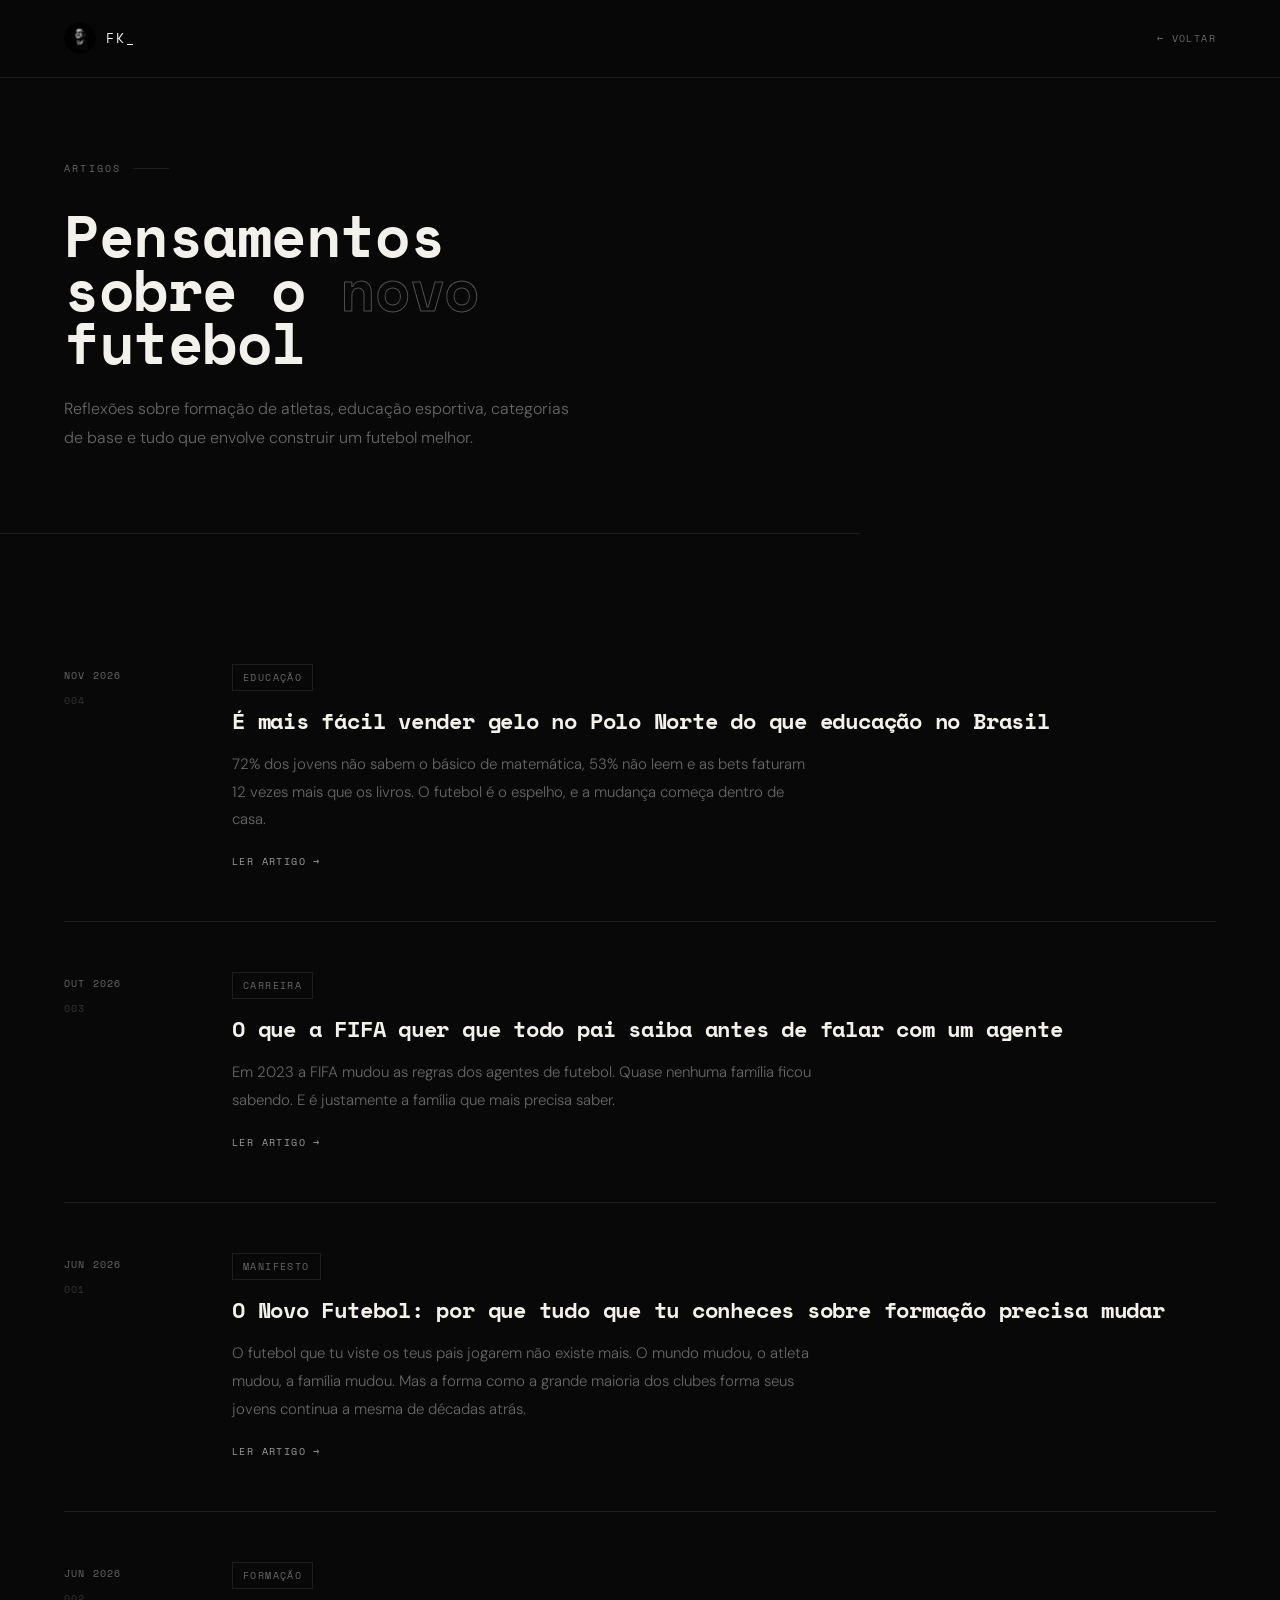
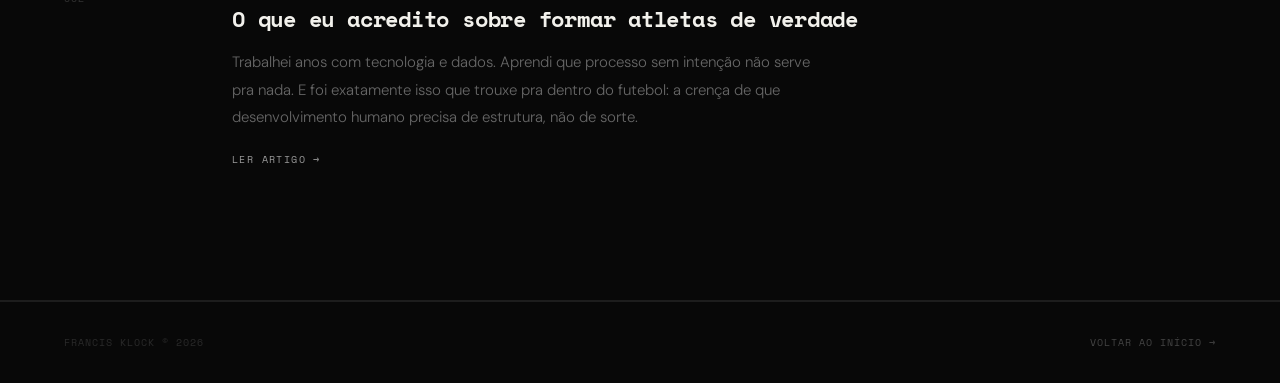
<file: artigos.html>
<!DOCTYPE html>
<html lang="pt-BR">
<head>
<meta charset="UTF-8">
<meta name="viewport" content="width=device-width, initial-scale=1.0">
<title>Artigos | Francis Klock — Novo Futebol</title>
<meta name="description" content="Reflexões de Francis Klock sobre o Novo Futebol, formação de atletas, categorias de base e o papel da educação no desenvolvimento humano no esporte.">
<meta name="robots" content="index, follow">
<meta property="og:type" content="article">
<meta property="og:url" content="https://francisklock.com.br/artigos">
<meta property="og:title" content="Artigos | Francis Klock — Novo Futebol">
<meta property="og:description" content="Reflexões sobre o Novo Futebol, formação de atletas e categorias de base no Brasil.">
<meta property="og:image" content="https://francisklock.com.br/og-artigo-1.jpg">
<meta property="og:image:width" content="1200">
<meta property="og:image:height" content="630">
<meta name="twitter:card" content="summary_large_image">
<meta name="twitter:image" content="https://francisklock.com.br/og-artigo-1.jpg">
<meta name="twitter:site" content="@francisklock">
<link rel="canonical" href="https://francisklock.com.br/artigos">
<link rel="icon" type="image/png" href="[data-uri]">
<link href="https://fonts.googleapis.com/css2?family=Space+Mono:wght@400;700&family=DM+Sans:ital,wght@0,300;0,400;0,500;1,300&display=swap" rel="stylesheet">
<style>
*,*::before,*::after{margin:0;padding:0;box-sizing:border-box}
:root{--black:#080808;--off:#0f0f0f;--white:#f2f1ec;--gray:#666;--lgray:#999;--border:rgba(242,241,236,0.09);--mono:"Space Mono",monospace;--sans:"DM Sans",sans-serif}
html{scroll-behavior:smooth}
body{background:var(--black);color:var(--white);font-family:var(--sans);font-weight:300;line-height:1.7;overflow-x:hidden}

nav{position:fixed;top:0;left:0;right:0;z-index:100;display:flex;justify-content:space-between;align-items:center;padding:1.4rem 4rem;border-bottom:0.5px solid var(--border);backdrop-filter:blur(16px);background:rgba(8,8,8,0.9)}
.nav-logo{font-family:var(--mono);font-size:13px;letter-spacing:0.15em;color:var(--white);text-decoration:none;display:flex;align-items:center;gap:10px}
.nav-back{font-family:var(--mono);font-size:10px;letter-spacing:0.14em;color:var(--gray);text-decoration:none;text-transform:uppercase;transition:color 0.2s}
.nav-back:hover{color:var(--white)}

.page-header{padding:10rem 4rem 5rem;border-bottom:0.5px solid var(--border);max-width:860px}
.label{font-family:var(--mono);font-size:10px;letter-spacing:0.22em;text-transform:uppercase;color:var(--gray);margin-bottom:2rem;display:flex;align-items:center;gap:12px}
.label::after{content:"";flex:0 0 36px;height:0.5px;background:var(--border)}
h1{font-family:var(--mono);font-size:clamp(2.2rem,4.5vw,4.5rem);font-weight:700;line-height:0.93;letter-spacing:-0.025em;margin-bottom:1.5rem}
h1 em{font-style:normal;color:transparent;-webkit-text-stroke:1px rgba(242,241,236,0.3)}
.page-sub{font-size:16px;color:var(--gray);max-width:520px;line-height:1.85}

.articles-list{padding:5rem 4rem;display:flex;flex-direction:column;gap:0;border-bottom:0.5px solid var(--border)}
.article-item{display:grid;grid-template-columns:120px 1fr;gap:3rem;padding:3rem 0;border-bottom:0.5px solid var(--border);text-decoration:none;transition:background 0.15s;cursor:pointer}
.article-item:last-child{border-bottom:none}
.article-item:hover .article-title{color:var(--lgray)}
.article-meta{display:flex;flex-direction:column;gap:0.5rem;padding-top:0.3rem}
.article-date{font-family:var(--mono);font-size:10px;letter-spacing:0.12em;color:var(--gray);text-transform:uppercase}
.article-num{font-family:var(--mono);font-size:10px;letter-spacing:0.12em;color:#333}
.article-body{}
.article-tag{font-family:var(--mono);font-size:10px;letter-spacing:0.14em;text-transform:uppercase;color:var(--gray);margin-bottom:1rem;display:inline-block;border:0.5px solid var(--border);padding:4px 10px}
.article-title{font-family:var(--mono);font-size:clamp(1rem,1.8vw,1.4rem);font-weight:700;color:var(--white);line-height:1.25;margin-bottom:1rem;letter-spacing:-0.01em;transition:color 0.2s}
.article-excerpt{font-size:15px;color:var(--gray);line-height:1.85;max-width:580px}
.article-cta{display:inline-flex;align-items:center;gap:8px;font-family:var(--mono);font-size:10px;letter-spacing:0.14em;text-transform:uppercase;color:var(--lgray);margin-top:1.2rem;transition:color 0.2s}
.article-item:hover .article-cta{color:var(--white)}

/* ARTICLE FULL VIEW */
.article-full{display:none;padding:5rem 4rem;max-width:720px}
.article-full.active{display:block}
.articles-list.hidden{display:none}
.page-header.hidden{display:none}

.back-to-list{font-family:var(--mono);font-size:10px;letter-spacing:0.14em;text-transform:uppercase;color:var(--gray);cursor:pointer;display:inline-flex;align-items:center;gap:8px;margin-bottom:3rem;background:none;border:none;transition:color 0.2s}
.back-to-list:hover{color:var(--white)}

.full-label{font-family:var(--mono);font-size:10px;letter-spacing:0.22em;text-transform:uppercase;color:var(--gray);margin-bottom:1.5rem;display:flex;align-items:center;gap:12px}
.full-label::after{content:"";flex:0 0 36px;height:0.5px;background:var(--border)}
.full-title{font-family:var(--mono);font-size:clamp(1.6rem,3.5vw,3rem);font-weight:700;line-height:1.05;letter-spacing:-0.02em;margin-bottom:2.5rem}
.full-intro{font-size:19px;color:var(--lgray);line-height:1.85;margin-bottom:3rem;font-style:italic;border-left:2px solid var(--border);padding-left:1.8rem}
.full-body p{font-size:16px;color:var(--gray);line-height:1.95;margin-bottom:1.6rem}
.full-body p strong{color:var(--white);font-weight:400}
.full-body h3{font-family:var(--mono);font-size:13px;font-weight:700;letter-spacing:0.08em;text-transform:uppercase;color:var(--white);margin:2.5rem 0 1rem}
.full-divider{width:40px;height:0.5px;background:var(--border);margin:3rem 0}
.full-author{display:flex;align-items:center;gap:1rem;padding-top:2rem;border-top:0.5px solid var(--border)}
.full-author-name{font-family:var(--mono);font-size:11px;letter-spacing:0.12em;color:var(--lgray)}
.full-author-handle{font-family:var(--mono);font-size:10px;letter-spacing:0.1em;color:var(--gray)}

footer{padding:2rem 4rem;display:flex;justify-content:space-between;align-items:center;border-top:0.5px solid var(--border)}
footer p{font-family:var(--mono);font-size:10px;letter-spacing:0.1em;color:#2a2a2a;text-transform:uppercase}
footer a{font-family:var(--mono);font-size:10px;letter-spacing:0.1em;color:#444;text-transform:uppercase;text-decoration:none;transition:color 0.2s}
footer a:hover{color:var(--white)}

/* SHARE BUTTONS */
.share-section{margin-top:2.5rem;padding-top:2rem;border-top:0.5px solid var(--border)}
.share-label{font-family:var(--mono);font-size:10px;letter-spacing:0.18em;text-transform:uppercase;color:var(--gray);margin-bottom:1rem}
.share-buttons{display:flex;gap:0.8rem;flex-wrap:wrap}
.share-btn{display:inline-flex;align-items:center;gap:7px;font-family:var(--mono);font-size:10px;letter-spacing:0.12em;text-transform:uppercase;padding:9px 16px;text-decoration:none;border:0.5px solid var(--border);color:var(--gray);transition:all 0.2s;cursor:pointer;background:none}
.share-btn:hover{border-color:rgba(242,241,236,0.35);color:var(--white)}
.share-btn svg{width:13px;height:13px;fill:currentColor;flex-shrink:0}
</style>
</head>
<body>

<nav>
  <a href="index.html" class="nav-logo"><img src="[data-uri]" style="width:32px;height:32px;border-radius:50%;object-fit:cover;filter:grayscale(100%)" alt="Francis Klock">FK_</a>
  <a href="index.html" class="nav-back">&larr; Voltar</a>
</nav>

<!-- HEADER LIST VIEW -->
<div class="page-header" id="listHeader">
  <div class="label">Artigos</div>
  <h1>Pensamentos<br>sobre o <em>novo</em><br>futebol</h1>
  <p class="page-sub">Reflexões sobre formação de atletas, educação esportiva, categorias de base e tudo que envolve construir um futebol melhor.</p>
</div>

<!-- ARTICLES LIST -->
<div class="articles-list" id="articlesList">

  <a class="article-item" href="artigo-educacao-e-futebol.html" style="color:inherit">
    <div class="article-meta">
      <span class="article-date">Nov 2026</span>
      <span class="article-num">004</span>
    </div>
    <div class="article-body">
      <span class="article-tag">Educação</span>
      <div class="article-title">É mais fácil vender gelo no Polo Norte do que educação no Brasil</div>
      <p class="article-excerpt">72% dos jovens não sabem o básico de matemática, 53% não leem e as bets faturam 12 vezes mais que os livros. O futebol é o espelho, e a mudança começa dentro de casa.</p>
      <span class="article-cta">Ler artigo &rarr;</span>
    </div>
  </a>

  <a class="article-item" href="artigo-agentes-de-futebol.html" style="color:inherit">
    <div class="article-meta">
      <span class="article-date">Out 2026</span>
      <span class="article-num">003</span>
    </div>
    <div class="article-body">
      <span class="article-tag">Carreira</span>
      <div class="article-title">O que a FIFA quer que todo pai saiba antes de falar com um agente</div>
      <p class="article-excerpt">Em 2023 a FIFA mudou as regras dos agentes de futebol. Quase nenhuma família ficou sabendo. E é justamente a família que mais precisa saber.</p>
      <span class="article-cta">Ler artigo &rarr;</span>
    </div>
  </a>

  <div class="article-item" onclick="openArticle('a1')">
    <div class="article-meta">
      <span class="article-date">Jun 2026</span>
      <span class="article-num">001</span>
    </div>
    <div class="article-body">
      <span class="article-tag">Manifesto</span>
      <div class="article-title">O Novo Futebol: por que tudo que tu conheces sobre formação precisa mudar</div>
      <p class="article-excerpt">O futebol que tu viste os teus pais jogarem não existe mais. O mundo mudou, o atleta mudou, a família mudou. Mas a forma como a grande maioria dos clubes forma seus jovens continua a mesma de décadas atrás.</p>
      <span class="article-cta">Ler artigo &rarr;</span>
    </div>
  </div>

  <div class="article-item" onclick="openArticle('a2')">
    <div class="article-meta">
      <span class="article-date">Jun 2026</span>
      <span class="article-num">002</span>
    </div>
    <div class="article-body">
      <span class="article-tag">Formação</span>
      <div class="article-title">O que eu acredito sobre formar atletas de verdade</div>
      <p class="article-excerpt">Trabalhei anos com tecnologia e dados. Aprendi que processo sem intenção não serve pra nada. E foi exatamente isso que trouxe pra dentro do futebol: a crença de que desenvolvimento humano precisa de estrutura, não de sorte.</p>
      <span class="article-cta">Ler artigo &rarr;</span>
    </div>
  </div>

</div>

<!-- ARTICLE 1 FULL -->
<div class="article-full" id="a1">
  <button class="back-to-list" onclick="closeArticle()">
    &larr; Todos os artigos
  </button>
  <div class="full-label">Manifesto / Jun 2026</div>
  <h2 class="full-title">O Novo Futebol: por que tudo que tu conheces sobre formação precisa mudar</h2>
  <p class="full-intro">O futebol que tu viste os teus pais jogarem não existe mais. O mundo mudou, o atleta mudou, a família mudou. Mas a forma como a grande maioria dos clubes forma seus jovens continua a mesma de décadas atrás.</p>
  <div class="full-body">
    <p>Quando falo em <strong>Novo Futebol</strong>, não estou falando de tecnologia de ponta, de câmeras de rastreamento ou de inteligência artificial. Estou falando de algo muito mais simples e muito mais profundo: estou falando de intenção.</p>
    <p>A maioria dos clubes brasileiros ainda opera no improviso. Não existe documentação do desenvolvimento individual de cada atleta. Não existe metodologia clara de formação humana. Não existe um processo que acompanhe o jovem além da bola.</p>
    <p>E o resultado disso a gente vê todo dia: atletas talentosos que somem, que param, que se perdem pelo caminho. Não por falta de talento. Por falta de estrutura.</p>

    <h3>O Brasil não está atrasado em talento</h3>
    <p>Essa é a parte que mais me incomoda quando discuto o futebol brasileiro. A gente sempre culpa o talento, a gente sempre culpa o atleta. Mas quando eu passei um período no <strong>Independiente del Valle</strong>, no Equador, a percepção que tive foi completamente diferente.</p>
    <p>O que o Del Valle entendeu antes da maioria é que <strong>educação é o ponto de partida</strong>. Não um complemento, não um diferencial. É o core. Tudo o mais vem depois.</p>
    <p>Tudo documentado. Tudo com processo. Cada etapa do desenvolvimento pensada e acompanhada com intenção. E o Brasil, na grande maioria, simplesmente não cuida disso.</p>

    <h3>O que o Novo Futebol exige</h3>
    <p>O Novo Futebol exige que a gente pare de tratar o atleta apenas como um jogador e comece a enxergá-lo como uma pessoa em desenvolvimento. Isso muda tudo: muda a forma de treinar, muda a forma de comunicar, muda a forma de envolver a família.</p>
    <p>Porque a família é parte do processo. Sempre foi. Só que poucos clubes tratam assim. A maioria ainda vê os pais como um problema a ser gerenciado, não como aliados da formação.</p>
    <p>O Novo Futebol entende que sem a família no centro do processo, o atleta fica sozinho num ambiente que pode ser muito cruel emocionalmente. E um atleta emocionalmente instável não chega longe, não importa o quanto de talento ele tenha.</p>

    <h3>Por onde começar</h3>
    <p>Comece pela pergunta mais simples e mais ignorada do futebol de base: <strong>tu sabes quem é esse atleta além do que ele faz dentro de campo?</strong></p>
    <p>Se a resposta for não, é por aí que começa o Novo Futebol.</p>
    <div class="share-section">
      <div class="share-label">Compartilhar</div>
      <div class="share-buttons">
        <a class="share-btn" id="share-li-a1" href="#" target="_blank" rel="noopener">
          <svg viewBox="0 0 24 24" xmlns="http://www.w3.org/2000/svg"><path d="M20.447 20.452h-3.554v-5.569c0-1.328-.027-3.037-1.852-3.037-1.853 0-2.136 1.445-2.136 2.939v5.667H9.351V9h3.414v1.561h.046c.477-.9 1.637-1.85 3.37-1.85 3.601 0 4.267 2.37 4.267 5.455v6.286zM5.337 7.433a2.062 2.062 0 0 1-2.063-2.065 2.064 2.064 0 1 1 2.063 2.065zm1.782 13.019H3.555V9h3.564v11.452zM22.225 0H1.771C.792 0 0 .774 0 1.729v20.542C0 23.227.792 24 1.771 24h20.451C23.2 24 24 23.227 24 22.271V1.729C24 .774 23.2 0 22.222 0h.003z"/></svg>
          LinkedIn
        </a>
        <a class="share-btn" id="share-x-a1" href="#" target="_blank" rel="noopener">
          <svg viewBox="0 0 24 24" xmlns="http://www.w3.org/2000/svg"><path d="M18.244 2.25h3.308l-7.227 8.26 8.502 11.24H16.17l-4.714-6.231-5.401 6.231H2.746l7.73-8.835L1.254 2.25H8.08l4.258 5.63 5.906-5.63zm-1.161 17.52h1.833L7.084 4.126H5.117z"/></svg>
          X
        </a>
        <a class="share-btn" id="share-th-a1" href="#" target="_blank" rel="noopener">
          <svg viewBox="0 0 24 24" xmlns="http://www.w3.org/2000/svg"><path d="M12.186 24h-.007c-3.581-.024-6.334-1.205-8.184-3.509C2.35 18.44 1.5 15.586 1.472 12.01v-.017c.03-3.579.879-6.43 2.525-8.482C5.845 1.205 8.6.024 12.18 0h.014c2.746.02 5.043.725 6.826 2.098 1.677 1.29 2.858 3.13 3.509 5.467l-2.04.569c-1.104-3.96-3.898-5.984-8.304-6.015-2.91.022-5.11.936-6.54 2.717C4.307 6.504 3.616 8.914 3.589 12c.027 3.086.718 5.496 2.057 7.164 1.43 1.783 3.631 2.698 6.54 2.717 2.623-.02 4.358-.631 5.635-2 1.237-1.33 1.892-3.11 1.955-5.58H12.18v-2h9.583l.012.318c.139 3.704-.788 6.54-2.755 8.41C17.414 23.24 15.043 24 12.186 24z"/></svg>
          Threads
        </a>
      </div>
    </div>
    <div class="full-divider"></div>
    <div class="full-author">
      <div>
        <div class="full-author-name">Francis Klock</div>
        <div class="full-author-handle">@francisklock</div>
      </div>
    </div>
  </div>
</div>

<!-- ARTICLE 2 FULL -->
<div class="article-full" id="a2">
  <button class="back-to-list" onclick="closeArticle()">
    &larr; Todos os artigos
  </button>
  <div class="full-label">Formação / Jun 2026</div>
  <h2 class="full-title">O que eu acredito sobre formar atletas de verdade</h2>
  <p class="full-intro">Trabalhei anos com tecnologia e dados. Aprendi que processo sem intenção não serve pra nada. E foi exatamente isso que trouxe pra dentro do futebol: a crença de que desenvolvimento humano precisa de estrutura, não de sorte.</p>
  <div class="full-body">
    <p>Antes de entrar no mundo do futebol, passei anos trabalhando com <strong>tecnologia, dados e transformação na indústria</strong>. E a coisa mais importante que aprendi nesse tempo não foi nenhuma ferramenta, nenhuma linguagem de programação, nenhum framework.</p>
    <p>Foi que <strong>resultado consistente é consequência de processo consistente</strong>. Sempre. Sem exceção.</p>
    <p>Quando comecei a me aprofundar no futebol de base brasileiro, a primeira coisa que me saltou aos olhos foi exatamente a ausência disso. Processo. Metodologia. Documentação. Acompanhamento individual. As coisas mais básicas que qualquer organização séria tem, simplesmente não existiam na maioria dos clubes que conheci.</p>

    <h3>O que forma um atleta de verdade</h3>
    <p>Formar um atleta de verdade não é só ensinar a chutar uma bola. É construir uma pessoa que saiba lidar com pressão, com fracasso, com expectativa. Que tenha clareza de quem ela é além do esporte. Que tenha uma família que entenda o processo e participe dele com consciência.</p>
    <p>Isso não acontece por acaso. Isso precisa de <strong>intenção, método e tempo</strong>.</p>
    <p>E é exatamente isso que eu acredito e que o Base de Campeão foi construído pra fazer: trazer estrutura, metodologia e educação pro centro da formação de atletas no Brasil.</p>

    <h3>Tecnologia como ferramenta, nunca como fim</h3>
    <p>Acredito que com tecnologia tudo é possível, mas sempre com consciência de que existe um custo, um tempo e um risco envolvidos. Tecnologia é ferramenta. Ela amplifica o que já existe. Se o que existe é bom, ela potencializa. Se o que existe é ruim, ela apenas acelera o problema.</p>
    <p>Por isso a tecnologia no futebol precisa estar a serviço do desenvolvimento humano, não substituí-lo. Dados servem pra entender melhor o atleta. Plataformas servem pra conectar melhor as pessoas. O centro de tudo, sempre, é o ser humano.</p>

    <h3>O que me move</h3>
    <p>Me move saber que tem um jovem em algum lugar do Brasil com talento de sobra e sem ninguém pra ajudá-lo a entender o caminho. Me move saber que tem uma família que entregou o filho pro futebol sem entender minimamente como esse sistema funciona.</p>
    <p>Se é pra fazer, vamos fazer o melhor. Porque <strong>mais do mesmo tá cheio por aí</strong>, e esses jovens merecem algo diferente.</p>
    <div class="share-section">
      <div class="share-label">Compartilhar</div>
      <div class="share-buttons">
        <a class="share-btn" id="share-li-a2" href="#" target="_blank" rel="noopener">
          <svg viewBox="0 0 24 24" xmlns="http://www.w3.org/2000/svg"><path d="M20.447 20.452h-3.554v-5.569c0-1.328-.027-3.037-1.852-3.037-1.853 0-2.136 1.445-2.136 2.939v5.667H9.351V9h3.414v1.561h.046c.477-.9 1.637-1.85 3.37-1.85 3.601 0 4.267 2.37 4.267 5.455v6.286zM5.337 7.433a2.062 2.062 0 0 1-2.063-2.065 2.064 2.064 0 1 1 2.063 2.065zm1.782 13.019H3.555V9h3.564v11.452zM22.225 0H1.771C.792 0 0 .774 0 1.729v20.542C0 23.227.792 24 1.771 24h20.451C23.2 24 24 23.227 24 22.271V1.729C24 .774 23.2 0 22.222 0h.003z"/></svg>
          LinkedIn
        </a>
        <a class="share-btn" id="share-x-a2" href="#" target="_blank" rel="noopener">
          <svg viewBox="0 0 24 24" xmlns="http://www.w3.org/2000/svg"><path d="M18.244 2.25h3.308l-7.227 8.26 8.502 11.24H16.17l-4.714-6.231-5.401 6.231H2.746l7.73-8.835L1.254 2.25H8.08l4.258 5.63 5.906-5.63zm-1.161 17.52h1.833L7.084 4.126H5.117z"/></svg>
          X
        </a>
        <a class="share-btn" id="share-th-a2" href="#" target="_blank" rel="noopener">
          <svg viewBox="0 0 24 24" xmlns="http://www.w3.org/2000/svg"><path d="M12.186 24h-.007c-3.581-.024-6.334-1.205-8.184-3.509C2.35 18.44 1.5 15.586 1.472 12.01v-.017c.03-3.579.879-6.43 2.525-8.482C5.845 1.205 8.6.024 12.18 0h.014c2.746.02 5.043.725 6.826 2.098 1.677 1.29 2.858 3.13 3.509 5.467l-2.04.569c-1.104-3.96-3.898-5.984-8.304-6.015-2.91.022-5.11.936-6.54 2.717C4.307 6.504 3.616 8.914 3.589 12c.027 3.086.718 5.496 2.057 7.164 1.43 1.783 3.631 2.698 6.54 2.717 2.623-.02 4.358-.631 5.635-2 1.237-1.33 1.892-3.11 1.955-5.58H12.18v-2h9.583l.012.318c.139 3.704-.788 6.54-2.755 8.41C17.414 23.24 15.043 24 12.186 24z"/></svg>
          Threads
        </a>
      </div>
    </div>
    <div class="full-divider"></div>
    <div class="full-author">
      <div>
        <div class="full-author-name">Francis Klock</div>
        <div class="full-author-handle">@francisklock</div>
      </div>
    </div>
  </div>
</div>

<footer>
  <p>Francis Klock &copy; 2026</p>
  <a href="index.html">Voltar ao início &rarr;</a>
</footer>

<script>

function buildShareLinks(articleId, title, intro) {
  const url = encodeURIComponent(window.location.href.split('#')[0] + '?a=' + articleId);
  const text = encodeURIComponent(title + ' — ' + intro.substring(0, 100) + '...');
  const fullText = encodeURIComponent(title + '\n\n' + intro.substring(0, 140) + '...\n\n' + decodeURIComponent(url));

  // Update meta tags dynamically
  const ogImg = document.querySelector('meta[property="og:image"]');
  const twImg = document.querySelector('meta[name="twitter:image"]');
  const ogTitle = document.querySelector('meta[property="og:title"]');
  const imgs = {a1: 'https://francisklock.com.br/og-artigo-1.jpg', a2: 'https://francisklock.com.br/og-artigo-2.jpg'};
  if(ogImg && imgs[articleId]) ogImg.setAttribute('content', imgs[articleId]);
  if(twImg && imgs[articleId]) twImg.setAttribute('content', imgs[articleId]);
  if(ogTitle) ogTitle.setAttribute('content', title + ' | Francis Klock');
  document.getElementById('share-li-' + articleId).href =
    'https://www.linkedin.com/sharing/share-offsite/?url=' + url;
  document.getElementById('share-x-' + articleId).href =
    'https://twitter.com/intent/tweet?text=' + fullText + '&via=francisklock';
  document.getElementById('share-th-' + articleId).href =
    'https://www.threads.net/intent/post?text=' + fullText;
}

const articles = {
  a1: {
    title: 'O Novo Futebol: por que tudo que tu conheces sobre formação precisa mudar',
    intro: 'O futebol que tu viste os teus pais jogarem não existe mais. O mundo mudou, o atleta mudou, a família mudou.'
  },
  a2: {
    title: 'O que eu acredito sobre formar atletas de verdade',
    intro: 'Trabalhei anos com tecnologia e dados. Aprendi que processo sem intenção não serve pra nada.'
  }
};
function openArticle(id) {
  document.getElementById('listHeader').classList.add('hidden');
  document.getElementById('articlesList').classList.add('hidden');
  document.querySelectorAll('.article-full').forEach(el => el.classList.remove('active'));
  document.getElementById(id).classList.add('active');
  const a = articles[id]; if(a) buildShareLinks(id, a.title, a.intro);
  window.scrollTo({top: 0, behavior: 'smooth'});
}

function closeArticle() {
  document.getElementById('listHeader').classList.remove('hidden');
  document.getElementById('articlesList').classList.remove('hidden');
  document.querySelectorAll('.article-full').forEach(el => el.classList.remove('active'));
  window.scrollTo({top: 0, behavior: 'smooth'});
}

document.addEventListener('DOMContentLoaded', () => {
  const id = new URLSearchParams(location.search).get('a');
  if (id && document.getElementById(id)) openArticle(id);
});
</script>

</body>
</html>
</file>
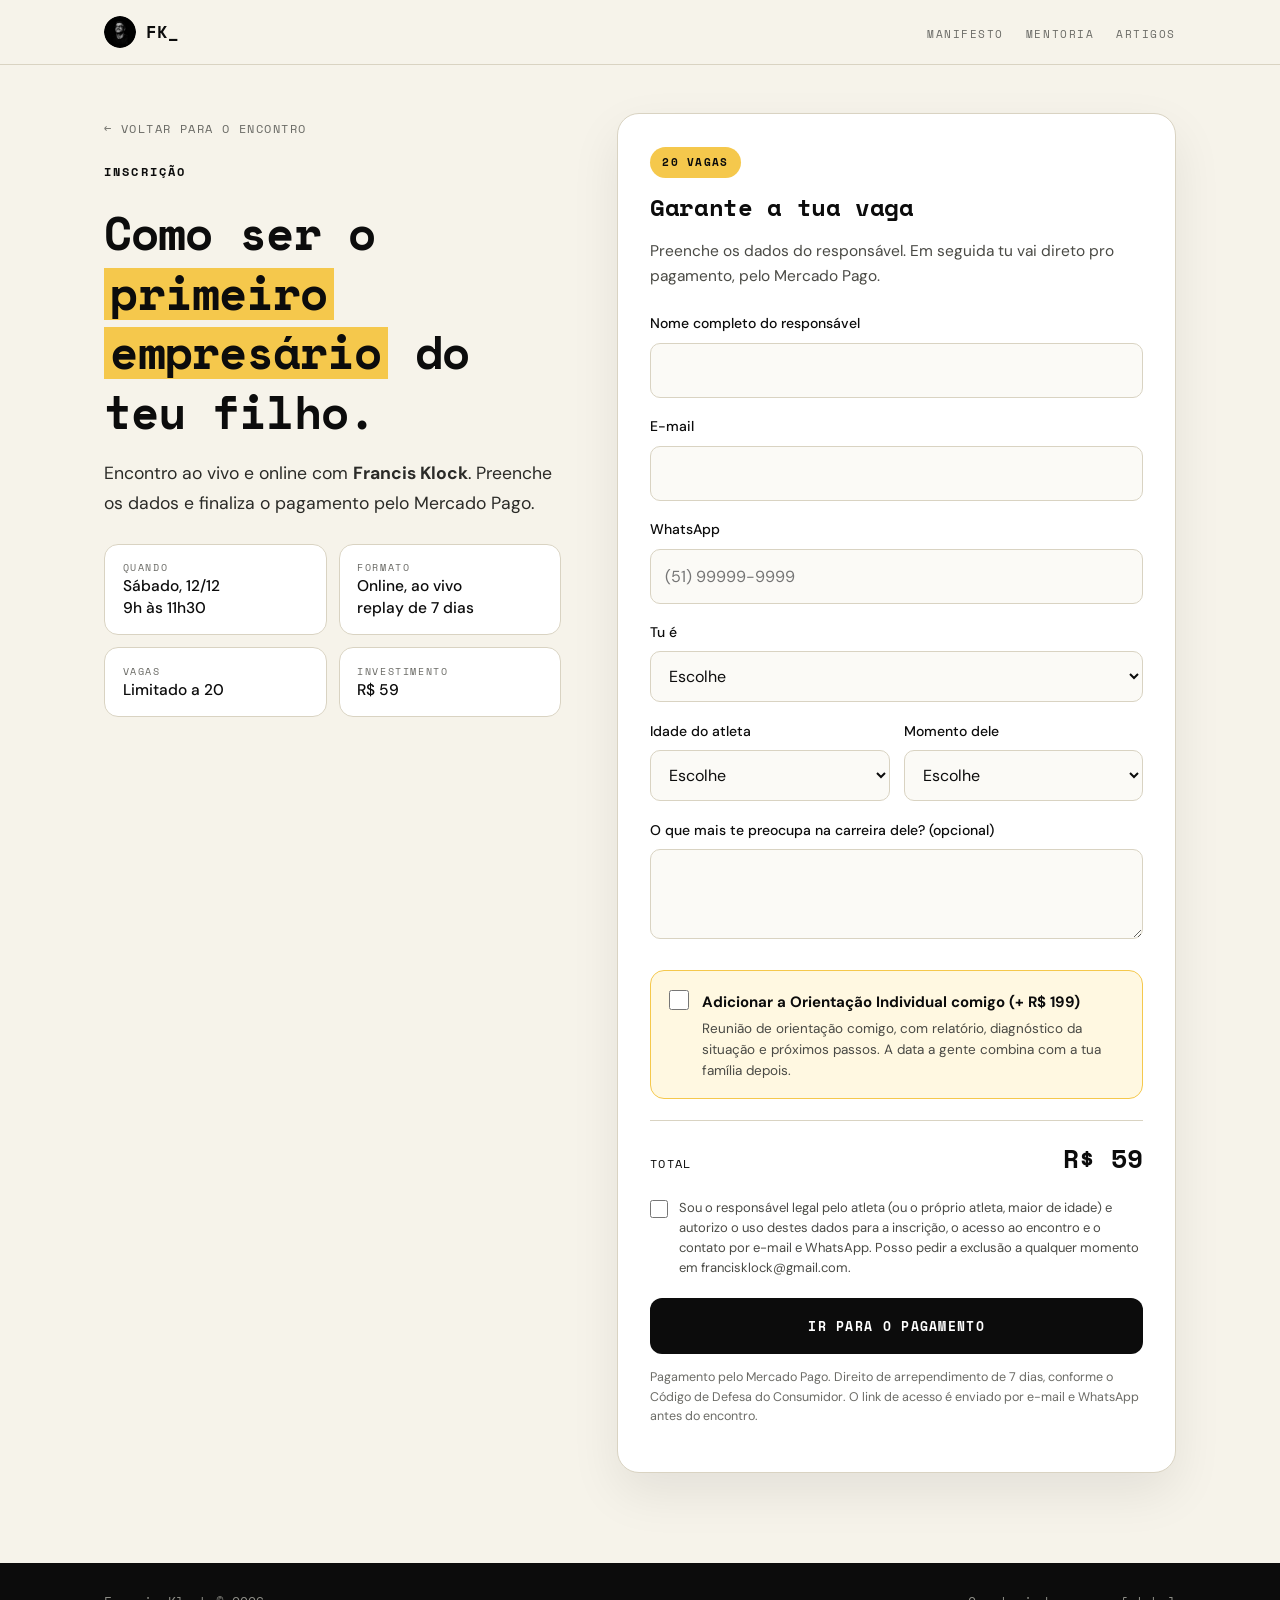
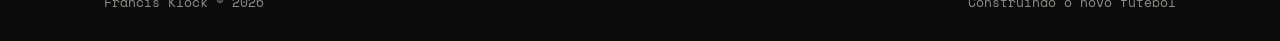
<file: gestor-da-carreira-inscricao.html>
<!DOCTYPE html>
<html lang="pt-BR">
<head>
<meta charset="UTF-8">
<meta name="viewport" content="width=device-width, initial-scale=1.0">
<title>Inscrição: Como ser o primeiro empresário do teu filho | Francis Klock</title>
<meta name="description" content="Inscrição no encontro ao vivo Como ser o primeiro empresário do teu filho, 12/12, com Francis Klock.">
<meta name="robots" content="noindex, follow">
<link rel="canonical" href="https://francisklock.com.br/gestor-da-carreira-inscricao.html">
<meta property="og:type" content="website">
<meta property="og:url" content="https://francisklock.com.br/gestor-da-carreira-inscricao.html">
<meta property="og:title" content="Como ser o primeiro empresário do teu filho">
<meta property="og:description" content="Encontro ao vivo, 12/12, com Francis Klock. Limitado a 20 vagas.">
<meta property="og:image" content="https://francisklock.com.br/og-gestor-carreira.jpg">
<meta property="og:locale" content="pt_BR">
<meta name="twitter:card" content="summary_large_image">
<link rel="icon" type="image/png" href="[data-uri]">
<link href="https://fonts.googleapis.com/css2?family=Space+Mono:wght@400;700&family=DM+Sans:ital,wght@0,400;0,500;0,700;1,400&display=swap" rel="stylesheet">
<link rel="stylesheet" href="evento.css">
</head>
<body>
<nav>
  <div class="wrap">
    <a href="index.html" class="nav-logo"><img src="[data-uri]" alt="Francis Klock">FK_</a>
    <div class="nav-right">
      <ul class="nav-links">
        <li><a href="index.html#manifesto">Manifesto</a></li>
        <li><a href="mentoria.html">Mentoria</a></li>
        <li><a href="artigos.html">Artigos</a></li>
      </ul>
      
    </div>
  </div>
</nav>

<main class="form-page">
  <div class="wrap form-grid">
    <div class="aside">
      <a class="back" href="gestor-da-carreira.html">&larr; Voltar para o encontro</a>
      <div class="eyebrow">Inscrição</div>
      <h1>Como ser o <span class="hl">primeiro empresário</span> do teu filho.</h1>
      <p class="sub">Encontro ao vivo e online com <strong>Francis Klock</strong>. Preenche os dados e finaliza o pagamento pelo Mercado Pago.</p>
      <div class="facts">
        <div class="fact"><div class="fact-k">Quando</div><div class="fact-v">Sábado, 12/12<br>9h às 11h30</div></div>
        <div class="fact"><div class="fact-k">Formato</div><div class="fact-v">Online, ao vivo<br>replay de 7 dias</div></div>
        <div class="fact"><div class="fact-k">Vagas</div><div class="fact-v" id="fact-vagas">Limitado a 20</div></div>
        <div class="fact"><div class="fact-k">Investimento</div><div class="fact-v">R$ 59</div></div>
      </div>
    </div>
    <div class="form-card">
      <div class="view on" id="view-form">
          <form id="reg-form" novalidate>
            <div class="badge" id="badge-vagas">20 vagas</div>
            <h2>Garante a tua vaga</h2>
            <p class="lead">Preenche os dados do responsável. Em seguida tu vai direto pro pagamento, pelo Mercado Pago.</p>

            <div class="field"><label for="nome">Nome completo do responsável</label>
              <input id="nome" name="nome" type="text" autocomplete="name" required>
              <div class="err">Escreve o nome completo.</div></div>

            <div class="field"><label for="email">E-mail</label>
              <input id="email" name="email" type="email" autocomplete="email" inputmode="email" required>
              <div class="err">Confere o e-mail. Usa o mesmo no pagamento.</div></div>

            <div class="field"><label for="whatsapp">WhatsApp</label>
              <input id="whatsapp" name="whatsapp" type="tel" autocomplete="tel" inputmode="numeric" placeholder="(51) 99999-9999" required>
              <div class="err">Coloca o número com DDD.</div></div>

            <div class="field"><label for="vinculo">Tu é</label>
              <select id="vinculo" name="vinculo" required>
                <option value="">Escolhe</option>
                <option>Pai</option><option>Mãe</option><option>Responsável legal</option>
                <option>O próprio atleta (maior de idade)</option>
              </select>
              <div class="err">Escolhe uma opção.</div></div>

            <div class="row">
              <div class="field"><label for="idade">Idade do atleta</label>
                <select id="idade" name="idade" required>
                  <option value="">Escolhe</option>
                  <option>Até 8 anos</option><option>9 anos</option><option>10 anos</option><option>11 anos</option>
                  <option>12 anos</option><option>13 anos</option><option>14 anos</option><option>15 anos</option>
                  <option>16 anos</option><option>17 anos</option><option>18 anos ou mais</option>
                </select>
                <div class="err">Escolhe a idade.</div></div>
              <div class="field"><label for="momento">Momento dele</label>
                <select id="momento" name="momento" required>
                  <option value="">Escolhe</option>
                  <option>Escolinha ou projeto</option>
                  <option>Clube, categoria de base</option>
                  <option>Sem clube no momento</option>
                  <option>Outro</option>
                </select>
                <div class="err">Escolhe uma opção.</div></div>
            </div>

            <div class="field"><label for="duvida">O que mais te preocupa na carreira dele? (opcional)</label>
              <textarea id="duvida" name="duvida"></textarea></div>

            <label class="upsell" for="upsell">
              <input type="checkbox" id="upsell" name="upsell">
              <span>
                <span class="upsell-t">Adicionar a Orientação Individual comigo (+ R$ 199)</span>
                <span class="upsell-d" style="display:block">Reunião de orientação comigo, com relatório, diagnóstico da situação e próximos passos. A data a gente combina com a tua família depois.</span>
              </span>
            </label>

            <div class="total"><span>Total</span><strong id="total">R$ 59</strong></div>

            <div class="hp" aria-hidden="true"><label for="gotcha">Não preencher</label><input id="gotcha" name="_gotcha" type="text" tabindex="-1" autocomplete="off"></div>

            <label class="consent" id="consent-wrap">
              <input type="checkbox" id="consentimento" required>
              <span>Sou o responsável legal pelo atleta (ou o próprio atleta, maior de idade) e autorizo o uso destes dados para a inscrição, o acesso ao encontro e o contato por e-mail e WhatsApp. Posso pedir a exclusão a qualquer momento em francisklock@gmail.com.</span>
            </label>

            <button type="submit" class="submit" id="submit">Ir para o pagamento</button>
            <p class="fine">Pagamento pelo Mercado Pago. Direito de arrependimento de 7 dias, conforme o Código de Defesa do Consumidor. O link de acesso é enviado por e-mail e WhatsApp antes do encontro.</p>
            <p class="form-status" id="status" role="status" aria-live="polite"></p>
          </form>
        </div>


        <!-- VISÃO 3: vagas esgotadas / lista de espera -->
        <div class="view" id="view-soldout">
          <h2>As vagas desta edição acabaram.</h2>
          <p class="lead">Entra na lista de espera e eu te aviso da próxima.</p>
          <form id="wait-form" novalidate>
            <div class="field"><label for="w-nome">Teu nome</label>
              <input id="w-nome" type="text" autocomplete="name" required>
              <div class="err">Escreve teu nome.</div></div>
            <div class="field"><label for="w-email">E-mail</label>
              <input id="w-email" type="email" autocomplete="email" inputmode="email" required>
              <div class="err">Confere o e-mail.</div></div>
            <div class="field"><label for="w-whatsapp">WhatsApp</label>
              <input id="w-whatsapp" type="tel" autocomplete="tel" inputmode="numeric" placeholder="(51) 99999-9999" required>
              <div class="err">Coloca o número com DDD.</div></div>
            <label class="consent" id="w-consent-wrap">
              <input type="checkbox" id="w-consent" required>
              <span>Autorizo o uso destes dados para receber o aviso da próxima edição por e-mail e WhatsApp. Posso pedir a exclusão em francisklock@gmail.com.</span>
            </label>
            <button type="submit" class="submit" id="w-submit">Entrar na lista de espera</button>
            <p class="form-status" id="w-status" role="status" aria-live="polite"></p>
          </form>
          <div class="done" id="w-done"><p>Anotado. Eu te aviso quando abrir a próxima edição.</p></div>
        </div>

      </div>
  </div>
</main>

<footer><div class="wrap"><span>Francis Klock &copy; 2026</span><a href="index.html">Construindo o novo futebol</a></div></footer>

<script src="evento-config.js"></script>
<script>

const $ = (id) => document.getElementById(id);
const fmt = (n) => "R$ " + n;

function show(view) {
  ["view-form", "view-soldout"].forEach(v => $(v).classList.toggle("on", v === view));
}

function renderVagas() {
  const r = CONFIG.vagasRestantes, t = CONFIG.vagasTotal;
  if (r <= 0) {
    $("fact-vagas").textContent = "Esgotadas";
    show("view-soldout");
    return;
  }
  const txt = r < t ? "Restam " + r + " de " + t + " vagas" : t + " vagas";
  $("badge-vagas").textContent = txt;
  $("fact-vagas").textContent = r < t ? "Restam " + r + " de " + t : "Limitado a " + t;
  show("view-form");
}

function renderTotal() {
  const total = CONFIG.precoEvento + ($("upsell").checked ? CONFIG.precoUpsell : 0);
  $("total").textContent = fmt(total);
}

function maskPhone(el) {
  el.addEventListener("input", () => {
    let d = el.value.replace(/\D/g, "").slice(0, 11);
    if (d.length > 6) el.value = `(${d.slice(0,2)}) ${d.slice(2, d.length - 4)}-${d.slice(-4)}`;
    else if (d.length > 2) el.value = `(${d.slice(0,2)}) ${d.slice(2)}`;
    else el.value = d;
  });
}
maskPhone($("whatsapp")); maskPhone($("w-whatsapp"));

function mark(id, bad, wrapId) {
  const el = $(id);
  const wrap = el.closest(".field") || $(wrapId);
  wrap.classList.toggle("has-error", bad);
  if (el.type !== "checkbox") el.setAttribute("aria-invalid", bad ? "true" : "false");
  return bad;
}
const emailOk = (v) => /^[^\s@]+@[^\s@]+\.[^\s@]{2,}$/.test(v.trim());
const phoneOk = (v) => v.replace(/\D/g, "").length >= 10;

function validateReg() {
  let first = null;
  [["nome", $("nome").value.trim().split(/\s+/).filter(Boolean).length < 2],
   ["email", !emailOk($("email").value)],
   ["whatsapp", !phoneOk($("whatsapp").value)],
   ["vinculo", !$("vinculo").value],
   ["idade", !$("idade").value],
   ["momento", !$("momento").value],
   ["consentimento", !$("consentimento").checked]
  ].forEach(([id, bad]) => { if (mark(id, bad, "consent-wrap") && !first) first = id; });
  if (first) $(first).focus();
  return !first;
}

async function send(data) {
  const res = await fetch(CONFIG.endpoint, { method: "POST", body: data, headers: { "Accept": "application/json" } });
  if (!res.ok) throw new Error("send");
}

function utm(data) {
  const qs = new URLSearchParams(location.search);
  data.append("utm_source", qs.get("utm_source") || "");
  data.append("utm_medium", qs.get("utm_medium") || "");
  data.append("utm_campaign", qs.get("utm_campaign") || "");
  data.append("Origem", document.referrer || "");
}

$("reg-form").addEventListener("submit", async (e) => {
  e.preventDefault();
  const st = $("status"), btn = $("submit");
  st.className = "form-status"; st.textContent = "";
  if (!validateReg()) return;

  const upsell = $("upsell").checked;
  const total = CONFIG.precoEvento + (upsell ? CONFIG.precoUpsell : 0);
  const data = new FormData();
  data.append("_subject", "Inscrição: Como Ser o Primeiro Empresário do Teu Filho (12/12)");
  data.append("Formulário", "Encontro 12/12");
  data.append("Nome do responsável", $("nome").value.trim());
  data.append("email", $("email").value.trim());
  data.append("WhatsApp", $("whatsapp").value.trim());
  data.append("Vínculo com o atleta", $("vinculo").value);
  data.append("Idade do atleta", $("idade").value);
  data.append("Momento do atleta", $("momento").value);
  data.append("Maior dúvida", $("duvida").value.trim());
  data.append("Orientação Individual (R$ 199)", upsell ? "Sim" : "Não");
  data.append("Total a pagar", fmt(total));
  data.append("Consentimento LGPD", "Sim");
  data.append("_gotcha", $("gotcha").value);
  utm(data);

  btn.disabled = true; btn.textContent = "Enviando";
  try {
    await send(data);
  } catch (err) {
    btn.disabled = false; btn.textContent = "Ir para o pagamento";
    st.className = "form-status error";
    st.textContent = "Não foi possível enviar agora. Confere tua conexão e tenta de novo.";
    return;
  }

  window.location.href = upsell ? CONFIG.linkCombo : CONFIG.linkEvento;
});

$("wait-form").addEventListener("submit", async (e) => {
  e.preventDefault();
  const st = $("w-status"), btn = $("w-submit");
  st.className = "form-status"; st.textContent = "";
  let first = null;
  [["w-nome", $("w-nome").value.trim().length < 2],
   ["w-email", !emailOk($("w-email").value)],
   ["w-whatsapp", !phoneOk($("w-whatsapp").value)],
   ["w-consent", !$("w-consent").checked]
  ].forEach(([id, bad]) => { if (mark(id, bad, "w-consent-wrap") && !first) first = id; });
  if (first) { $(first).focus(); return; }

  const data = new FormData();
  data.append("_subject", "Lista de espera: Como Ser o Primeiro Empresário do Teu Filho");
  data.append("Formulário", "Lista de espera");
  data.append("Nome", $("w-nome").value.trim());
  data.append("email", $("w-email").value.trim());
  data.append("WhatsApp", $("w-whatsapp").value.trim());
  data.append("Consentimento LGPD", "Sim");
  utm(data);
  btn.disabled = true; btn.textContent = "Enviando";
  try {
    await send(data);
    $("wait-form").style.display = "none";
    $("w-done").style.display = "block";
  } catch (err) {
    btn.disabled = false; btn.textContent = "Entrar na lista de espera";
    st.className = "form-status error";
    st.textContent = "Não foi possível enviar agora. Tenta de novo.";
  }
});

$("upsell").addEventListener("change", renderTotal);
document.querySelectorAll("#reg-form input, #reg-form select").forEach(el => el.addEventListener("change", () => {
  const f = el.closest(".field");
  if ((f && f.classList.contains("has-error")) || el.id === "consentimento") validateReg();
}));

renderVagas();
renderTotal();
</script>
</body>
</html>
</file>
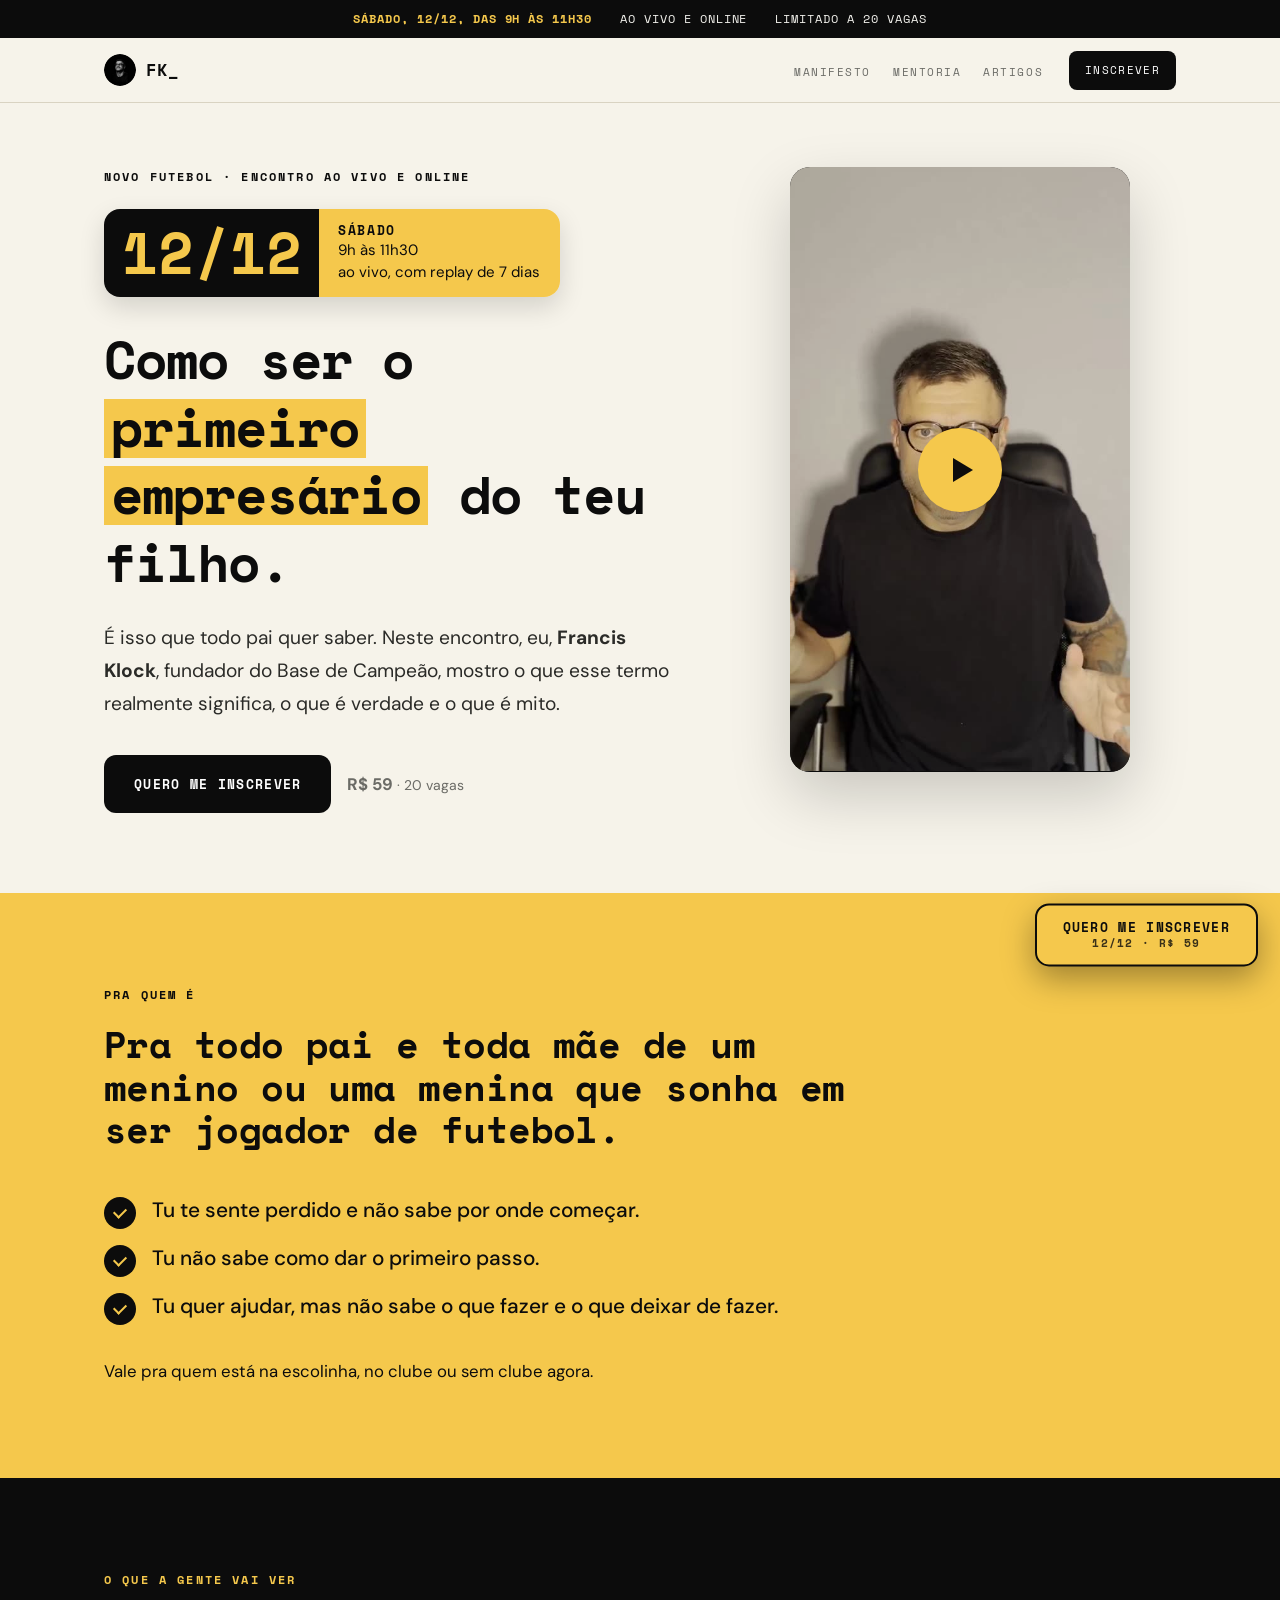
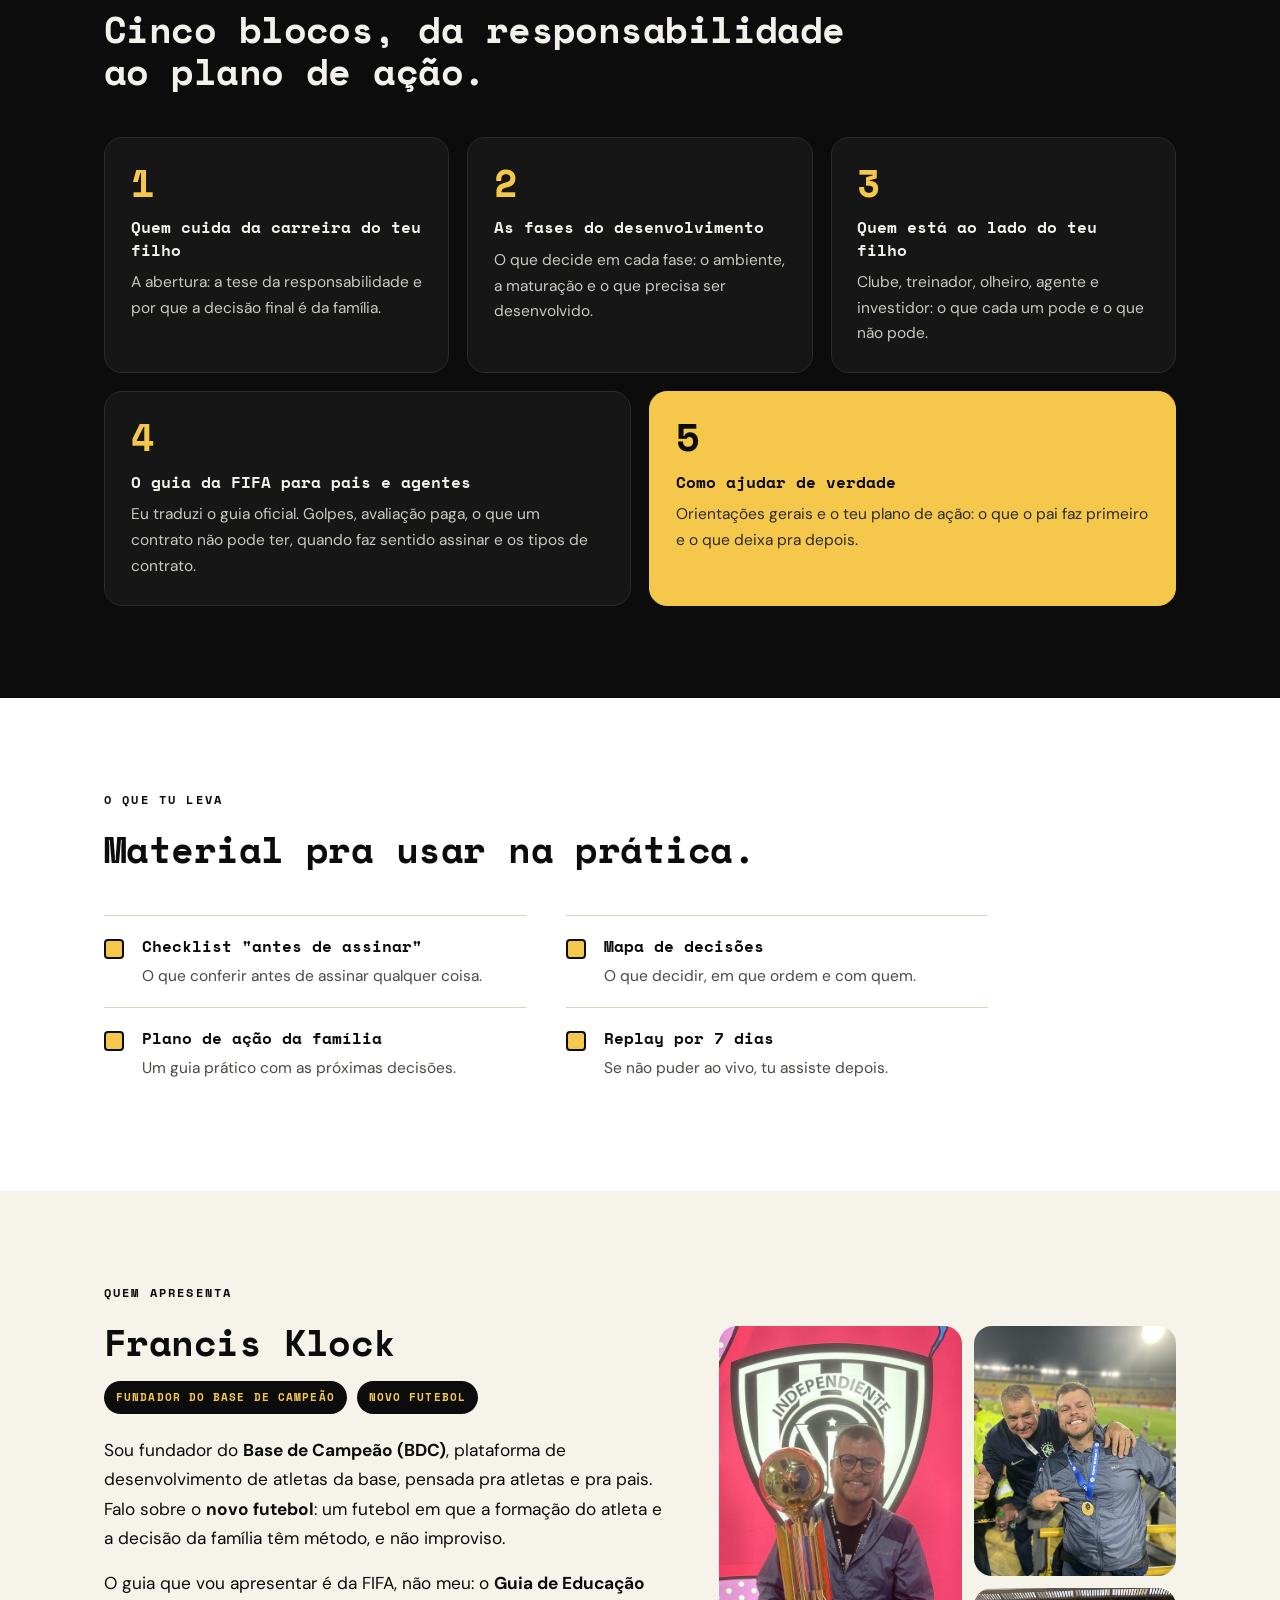
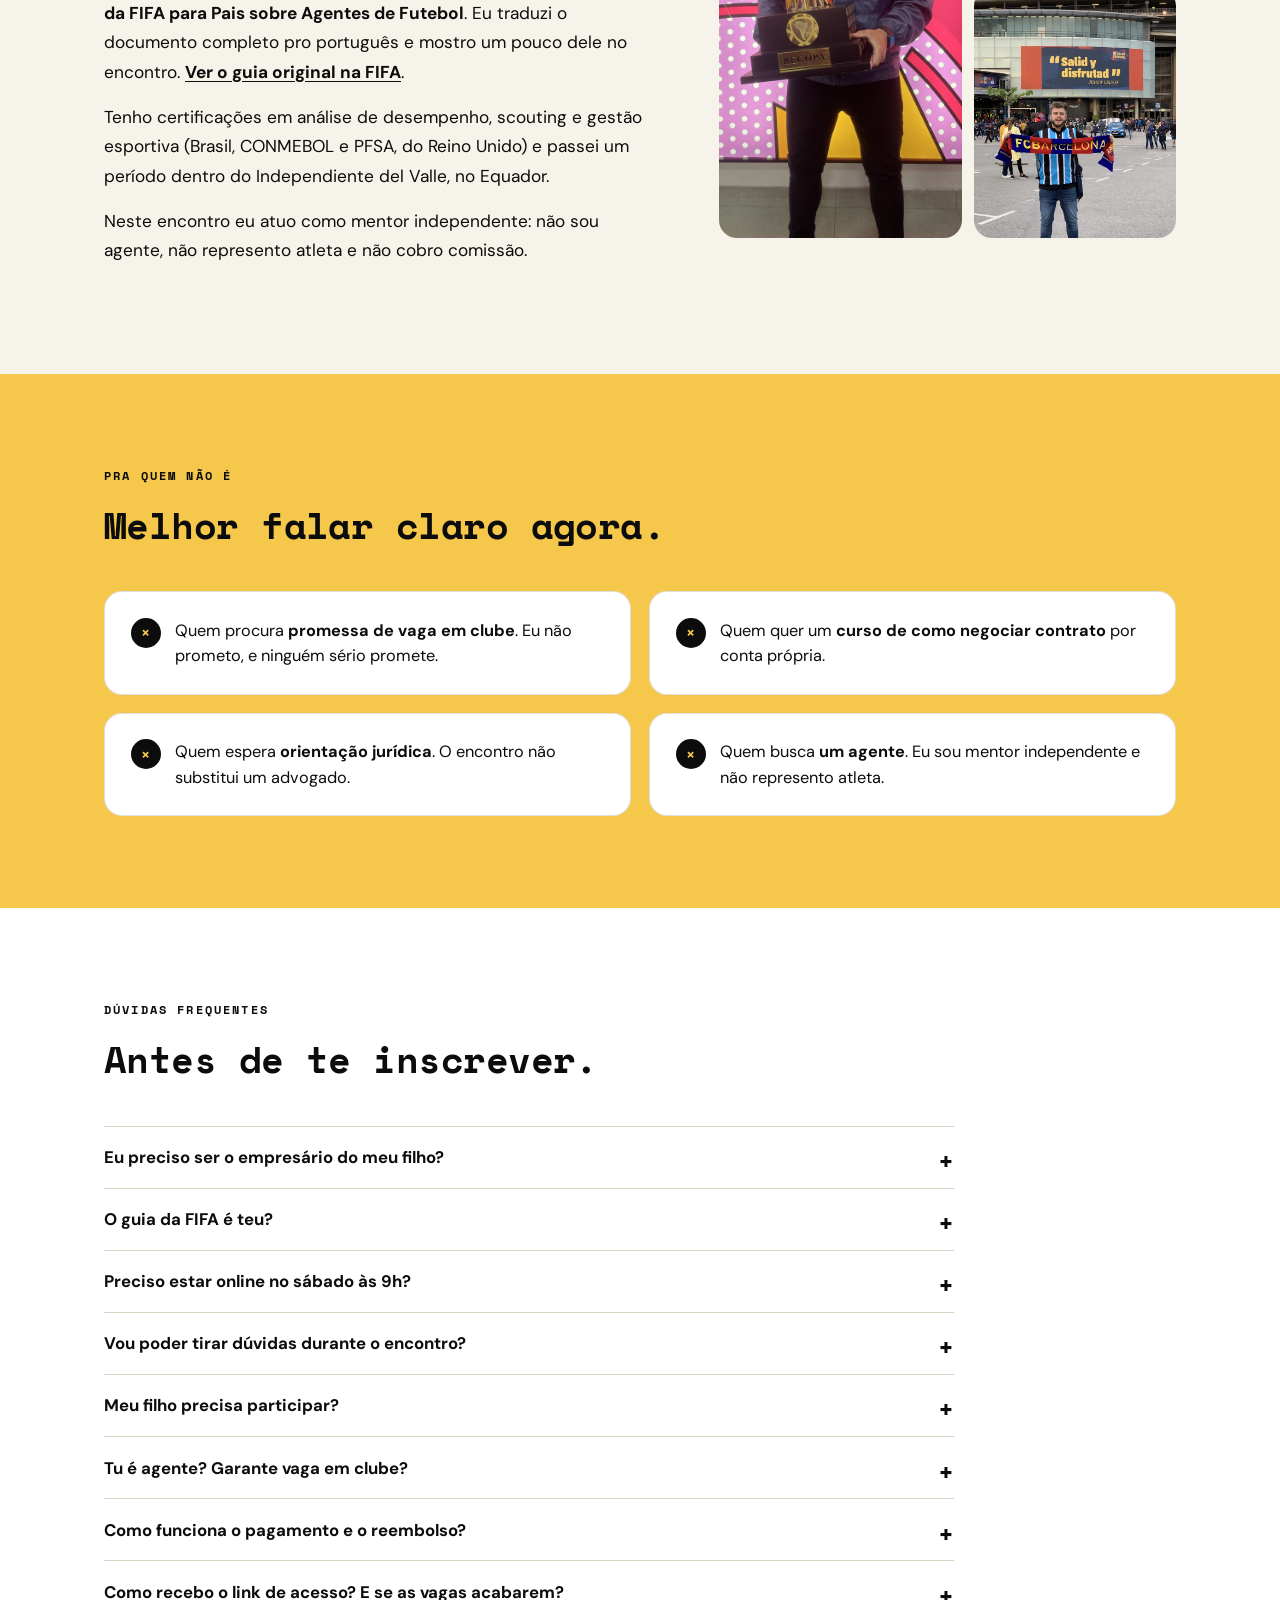
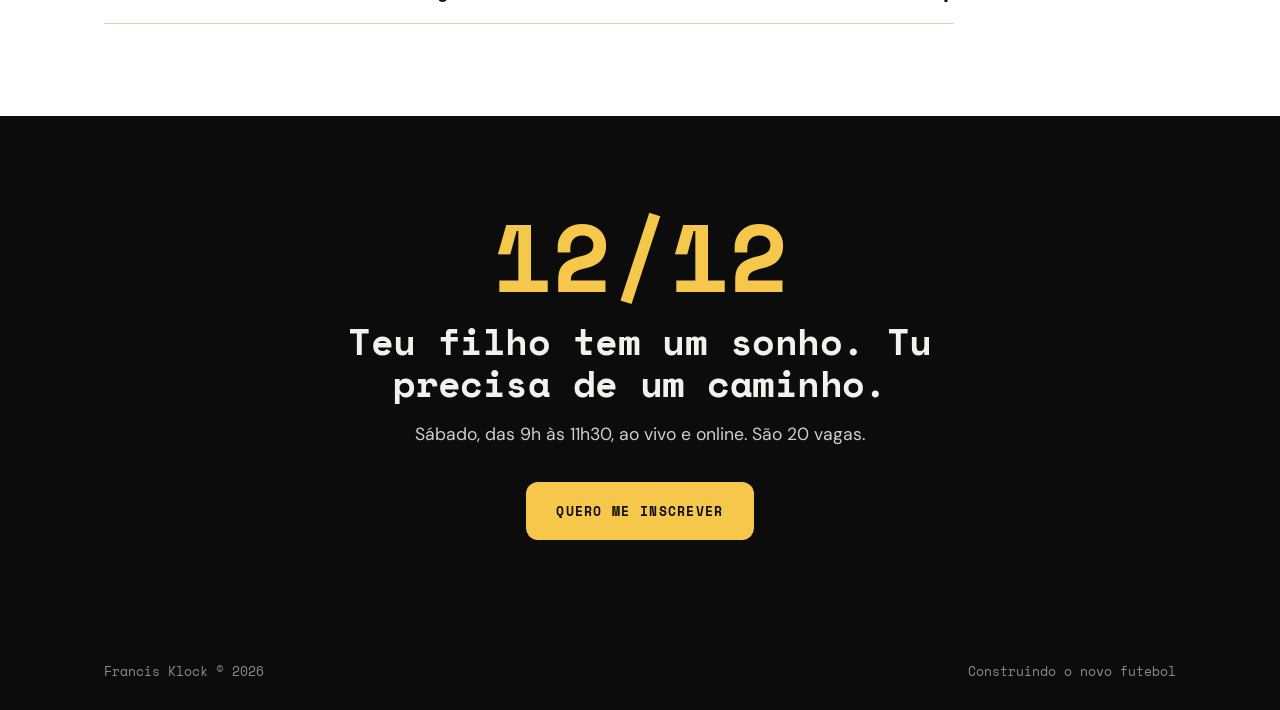
<file: gestor-da-carreira.html>
<!DOCTYPE html>
<html lang="pt-BR">
<head>
<meta charset="UTF-8">
<meta name="viewport" content="width=device-width, initial-scale=1.0">
<title>Como ser o primeiro empresário do teu filho | Francis Klock</title>
<meta name="description" content="Encontro ao vivo e online no dia 12/12 com Francis Klock, fundador do Base de Campeão: como ser o primeiro empresário do teu filho, o que isso realmente significa e as regras da FIFA. 20 vagas.">
<meta name="robots" content="index, follow">
<link rel="canonical" href="https://francisklock.com.br/gestor-da-carreira.html">
<meta property="og:type" content="website">
<meta property="og:url" content="https://francisklock.com.br/gestor-da-carreira.html">
<meta property="og:title" content="Como ser o primeiro empresário do teu filho">
<meta property="og:description" content="Encontro ao vivo, 12/12, com Francis Klock. Limitado a 20 vagas.">
<meta property="og:image" content="https://francisklock.com.br/og-gestor-carreira.jpg">
<meta property="og:locale" content="pt_BR">
<meta name="twitter:card" content="summary_large_image">
<script type="application/ld+json">
{"@context":"https://schema.org","@type":"Event","name":"Como Ser o Primeiro Empresário do Teu Filho","description":"Encontro ao vivo e online com Francis Klock, fundador do Base de Campeão, sobre como o pai conduz a carreira do filho no futebol, o que é um agente e as regras da FIFA para menores.","startDate":"2026-12-12T09:00:00-03:00","endDate":"2026-12-12T11:30:00-03:00","eventStatus":"https://schema.org/EventScheduled","eventAttendanceMode":"https://schema.org/OnlineEventAttendanceMode","location":{"@type":"VirtualLocation","url":"https://francisklock.com.br/gestor-da-carreira.html"},"image":["https://francisklock.com.br/og-gestor-carreira.jpg"],"inLanguage":"pt-BR","organizer":{"@type":"Person","name":"Francis Klock","url":"https://francisklock.com.br"},"performer":{"@type":"Person","name":"Francis Klock"},"offers":{"@type":"Offer","url":"https://francisklock.com.br/gestor-da-carreira.html","price":"59","priceCurrency":"BRL","availability":"https://schema.org/InStock","validFrom":"2026-12-01"}}
</script>
<link rel="icon" type="image/png" href="[data-uri]">
<link href="https://fonts.googleapis.com/css2?family=Space+Mono:wght@400;700&family=DM+Sans:ital,wght@0,400;0,500;0,700;1,400&display=swap" rel="stylesheet">
<link rel="stylesheet" href="evento.css">
</head>
<body>
<div class="topbar"><div class="wrap"><strong>Sábado, 12/12, das 9h às 11h30</strong><span>Ao vivo e online</span><span id="topbar-vagas">Limitado a 20 vagas</span></div></div>
<nav>
  <div class="wrap">
    <a href="index.html" class="nav-logo"><img src="[data-uri]" alt="Francis Klock">FK_</a>
    <div class="nav-right">
      <ul class="nav-links">
        <li><a href="index.html#manifesto">Manifesto</a></li>
        <li><a href="mentoria.html">Mentoria</a></li>
        <li><a href="artigos.html">Artigos</a></li>
      </ul>
      <a class="nav-cta" id="nav-cta" href="gestor-da-carreira-inscricao.html">Inscrever</a>
    </div>
  </div>
</nav>

<header class="hero b-paper">
  <div class="wrap hero-grid">
    <div class="hero-head">
      <div class="eyebrow">Novo Futebol &middot; Encontro ao vivo e online</div>
      <div class="datebox" aria-label="Data do encontro">
        <div class="db-day">12/12</div>
        <div class="db-info"><strong>Sábado</strong>9h às 11h30<br>ao vivo, com replay de 7 dias</div>
      </div>
      <h1>Como ser o <span class="hl">primeiro empresário</span> do teu filho.</h1>
      <p class="sub">É isso que todo pai quer saber. Neste encontro, eu, <strong>Francis Klock</strong>, fundador do Base de Campeão, mostro o que esse termo realmente significa, o que é verdade e o que é mito.</p>
    </div>
    <div class="hero-video">
      <div class="video" id="video" aria-label="Vídeo do Francis sobre o encontro">
        <div class="video-ph"><div class="play"></div><span>Vídeo do Francis<br>Por que fazer<br>este encontro</span></div>
      </div>
    </div>
    <div class="hero-info">
      <div class="cta-row">
        <a class="btn" id="cta-main" href="gestor-da-carreira-inscricao.html">Quero me inscrever</a>
        <span class="cta-note"><strong>R$ 59</strong> &middot; <span id="badge-vagas">20 vagas</span></span>
      </div>
      <span id="fact-vagas" hidden></span>
    </div>
  </div>
</header>

<section class="band b-yellow" id="pra-quem-e">
  <div class="wrap">
    <div class="sec-head"><div class="eyebrow">Pra quem é</div>
      <h2>Pra todo pai e toda mãe de um menino ou uma menina que sonha em ser jogador de futebol.</h2></div>
    <ul class="who-list">
      <li><span class="tick"></span><span>Tu te sente perdido e não sabe por onde começar.</span></li>
      <li><span class="tick"></span><span>Tu não sabe como dar o primeiro passo.</span></li>
      <li><span class="tick"></span><span>Tu quer ajudar, mas não sabe o que fazer e o que deixar de fazer.</span></li>
    </ul>
    <p class="who-note">Vale pra quem está na escolinha, no clube ou sem clube agora.</p>
  </div>
</section>

<section class="band b-ink" id="conteudo">
  <div class="wrap">
    <div class="sec-head"><div class="eyebrow" style="color:var(--yellow)">O que a gente vai ver</div>
      <h2>Cinco blocos, da responsabilidade ao plano de ação.</h2></div>
    <div class="cards cards-5">
      <div class="card step"><div class="n">1</div><h3>Quem cuida da carreira do teu filho</h3><p>A abertura: a tese da responsabilidade e por que a decisão final é da família.</p></div>
      <div class="card step"><div class="n">2</div><h3>As fases do desenvolvimento</h3><p>O que decide em cada fase: o ambiente, a maturação e o que precisa ser desenvolvido.</p></div>
      <div class="card step"><div class="n">3</div><h3>Quem está ao lado do teu filho</h3><p>Clube, treinador, olheiro, agente e investidor: o que cada um pode e o que não pode.</p></div>
      <div class="card step"><div class="n">4</div><h3>O guia da FIFA para pais e agentes</h3><p>Eu traduzi o guia oficial. Golpes, avaliação paga, o que um contrato não pode ter, quando faz sentido assinar e os tipos de contrato.</p></div>
      <div class="card step hi"><div class="n">5</div><h3>Como ajudar de verdade</h3><p>Orientações gerais e o teu plano de ação: o que o pai faz primeiro e o que deixa pra depois.</p></div>
    </div>
  </div>
</section>

<section class="band b-white" id="leva">
  <div class="wrap">
    <div class="sec-head"><div class="eyebrow">O que tu leva</div>
      <h2>Material pra usar na prática.</h2></div>
    <ul class="leva-list">
      <li><strong>Checklist "antes de assinar"</strong><span>O que conferir antes de assinar qualquer coisa.</span></li>
      <li><strong>Mapa de decisões</strong><span>O que decidir, em que ordem e com quem.</span></li>
      <li><strong>Plano de ação da família</strong><span>Um guia prático com as próximas decisões.</span></li>
      <li><strong>Replay por 7 dias</strong><span>Se não puder ao vivo, tu assiste depois.</span></li>
    </ul>
  </div>
</section>

<section class="band b-paper" id="quem">
  <div class="wrap about">
    <div>
      <div class="eyebrow">Quem apresenta</div>
      <h2>Francis Klock</h2>
      <div class="chips"><span>Fundador do Base de Campeão</span><span>Novo Futebol</span></div>
      <p>Sou fundador do <strong>Base de Campeão (BDC)</strong>, plataforma de desenvolvimento de atletas da base, pensada pra atletas e pra pais. Falo sobre o <strong>novo futebol</strong>: um futebol em que a formação do atleta e a decisão da família têm método, e não improviso.</p>
      <p>O guia que vou apresentar é da FIFA, não meu: o <strong>Guia de Educação da FIFA para Pais sobre Agentes de Futebol</strong>. Eu traduzi o documento completo pro português e mostro um pouco dele no encontro. <a href="https://inside.fifa.com/transfer-system/agents/education/fifa-parent-education-on-football-agents" target="_blank" rel="noopener" class="ulink">Ver o guia original na FIFA</a>.</p>
      <p>Tenho certificações em análise de desempenho, scouting e gestão esportiva (Brasil, CONMEBOL e PFSA, do Reino Unido) e passei um período dentro do Independiente del Valle, no Equador.</p>
      <p>Neste encontro eu atuo como mentor independente: não sou agente, não represento atleta e não cobro comissão.</p>
    </div>
    <div class="photos">
      <img class="big" src="ev-del-valle.jpg" alt="Francis Klock no Independiente del Valle, no Equador">
      <img src="ev-conmebol.jpg" alt="Francis Klock em jogo da CONMEBOL">
      <img src="ev-barcelona.jpg" alt="Francis Klock em Barcelona">
    </div>
  </div>
</section>

<section class="band b-yellow" id="nao-e">
  <div class="wrap">
    <div class="sec-head"><div class="eyebrow">Pra quem não é</div>
      <h2>Melhor falar claro agora.</h2></div>
    <div class="cards cards-nf">
      <div class="card nf"><span class="x">&times;</span><span>Quem procura <strong>promessa de vaga em clube</strong>. Eu não prometo, e ninguém sério promete.</span></div>
      <div class="card nf"><span class="x">&times;</span><span>Quem quer um <strong>curso de como negociar contrato</strong> por conta própria.</span></div>
      <div class="card nf"><span class="x">&times;</span><span>Quem espera <strong>orientação jurídica</strong>. O encontro não substitui um advogado.</span></div>
      <div class="card nf"><span class="x">&times;</span><span>Quem busca <strong>um agente</strong>. Eu sou mentor independente e não represento atleta.</span></div>
    </div>
  </div>
</section>

<section class="band b-white" id="duvidas">
  <div class="wrap">
    <div class="sec-head"><div class="eyebrow">Dúvidas frequentes</div><h2>Antes de te inscrever.</h2></div>
    <div class="faq">
      <details><summary>Eu preciso ser o empresário do meu filho?</summary><p>É a pergunta de quase todo pai. O encontro mostra o que esse termo significa de verdade: o nome correto é agente, nem todo atleta precisa de um e, enquanto o atleta é menor, quem conduz a carreira é a família.</p></details>
      <details><summary>O guia da FIFA é teu?</summary><p>Não. O guia é da FIFA. Eu traduzi o documento completo pro português e apresento uma parte dele no encontro. O guia original, em inglês, está no site da FIFA.</p></details>
      <details><summary>Preciso estar online no sábado às 9h?</summary><p>O ideal é estar ao vivo. Mas, se não puder, o replay fica disponível por 7 dias.</p></details>
      <details><summary>Vou poder tirar dúvidas durante o encontro?</summary><p>O foco é te entregar o caminho: as decisões e o plano de ação. O encontro não é um espaço pra analisar caso individual.</p></details>
      <details><summary>Meu filho precisa participar?</summary><p>Não. O encontro é pra pais e responsáveis. Se o atleta for maior de idade, ele pode participar e se inscrever por conta própria.</p></details>
      <details><summary>Tu é agente? Garante vaga em clube?</summary><p>Não. Sou mentor independente: não agencio atleta, não represento ninguém, não cobro comissão e não prometo vaga em clube.</p></details>
      <details><summary>Como funciona o pagamento e o reembolso?</summary><p>O pagamento é feito pelo Mercado Pago. Vale o direito de arrependimento de 7 dias previsto no Código de Defesa do Consumidor.</p></details>
      <details><summary>Como recebo o link de acesso? E se as vagas acabarem?</summary><p>O link chega por e-mail e WhatsApp antes do encontro, por isso use o mesmo e-mail no formulário e no pagamento. São 20 vagas no total e, quando acabarem, a página abre uma lista de espera pra próxima edição.</p></details>
    </div>
  </div>
</section>

<section class="band b-ink final" id="inscricao">
  <div class="wrap">
    <div class="final-date">12/12</div>
    <h2>Teu filho tem um sonho. Tu precisa de um caminho.</h2>
    <p>Sábado, das 9h às 11h30, ao vivo e online. São 20 vagas.</p>
    <a class="btn btn-yellow" id="cta-end" href="gestor-da-carreira-inscricao.html">Quero me inscrever</a>
  </div>
</section>

<footer><div class="wrap"><span>Francis Klock &copy; 2026</span><a href="index.html">Construindo o novo futebol</a></div></footer>

<div class="sticky-cta" id="sticky"><a id="cta-sticky" href="gestor-da-carreira-inscricao.html"><span>Quero me inscrever</span><small>12/12 &middot; R$ 59</small></a></div>

<script src="evento-config.js"></script>
<script>
const $ = (id) => document.getElementById(id);

function embed(url) {
  if (!url) return null;
  let m = url.match(/(?:youtu\.be\/|youtube\.com\/(?:watch\?v=|embed\/|shorts\/))([\w-]{11})/);
  if (m) return '<iframe src="https://www.youtube-nocookie.com/embed/' + m[1] + '?rel=0" title="Vídeo do encontro" allow="accelerometer; encrypted-media; picture-in-picture; fullscreen" allowfullscreen ></iframe>';
  m = url.match(/vimeo\.com\/(?:video\/)?(\d+)/);
  if (m) return '<iframe src="https://player.vimeo.com/video/' + m[1] + '" title="Vídeo do encontro" allow="fullscreen; picture-in-picture" allowfullscreen ></iframe>';
  if (/\.(mp4|webm|mov)(\?.*)?$/i.test(url)) return '<video id="vid" playsinline preload="metadata"' + (CONFIG.poster ? ' poster="' + CONFIG.poster + '"' : '') + ' src="' + url + '"></video><button class="vplay" id="vplay" type="button" aria-label="Assistir ao vídeo"><i></i></button>';
  return null;
}
const html = embed(CONFIG.video);
if (html) {
  $("video").innerHTML = html;
  const v = $("vid"), b = $("vplay");
  if (v && b) {
    b.addEventListener("click", () => { v.controls = true; v.play(); });
    v.addEventListener("play", () => { b.style.display = "none"; });
    v.addEventListener("pause", () => { if (!v.ended) b.style.display = "none"; });
    v.addEventListener("ended", () => { b.style.display = "flex"; });
  }
}

const r = CONFIG.vagasRestantes, t = CONFIG.vagasTotal;
const soldout = r <= 0;
$("badge-vagas").textContent = soldout ? "Vagas esgotadas" : (r < t ? "Restam " + r + " de " + t + " vagas" : t + " vagas");
$("topbar-vagas").textContent = soldout ? "Vagas esgotadas" : (r < t ? "Restam " + r + " vagas" : "Limitado a " + t + " vagas");
$("fact-vagas").textContent = soldout ? "Esgotadas" : (r < t ? "Restam " + r + " de " + t : "Limitado a " + t);
const ids = ["cta-main", "cta-end", "cta-sticky", "nav-cta"];
if (soldout) { ["cta-main", "cta-end"].forEach(id => $(id).textContent = "Entrar na lista de espera"); $("cta-sticky").querySelector("span").textContent = "Lista de espera"; }

const qs = location.search;
if (qs) ids.forEach(id => { $(id).href = $(id).getAttribute("href") + qs; });

const sticky = $("sticky");
addEventListener("scroll", () => {
  const end = $("inscricao").getBoundingClientRect().top < innerHeight;
  sticky.classList.toggle("on", scrollY > 320 && !end);
}, { passive: true });
</script>
</body>
</html>
</file>
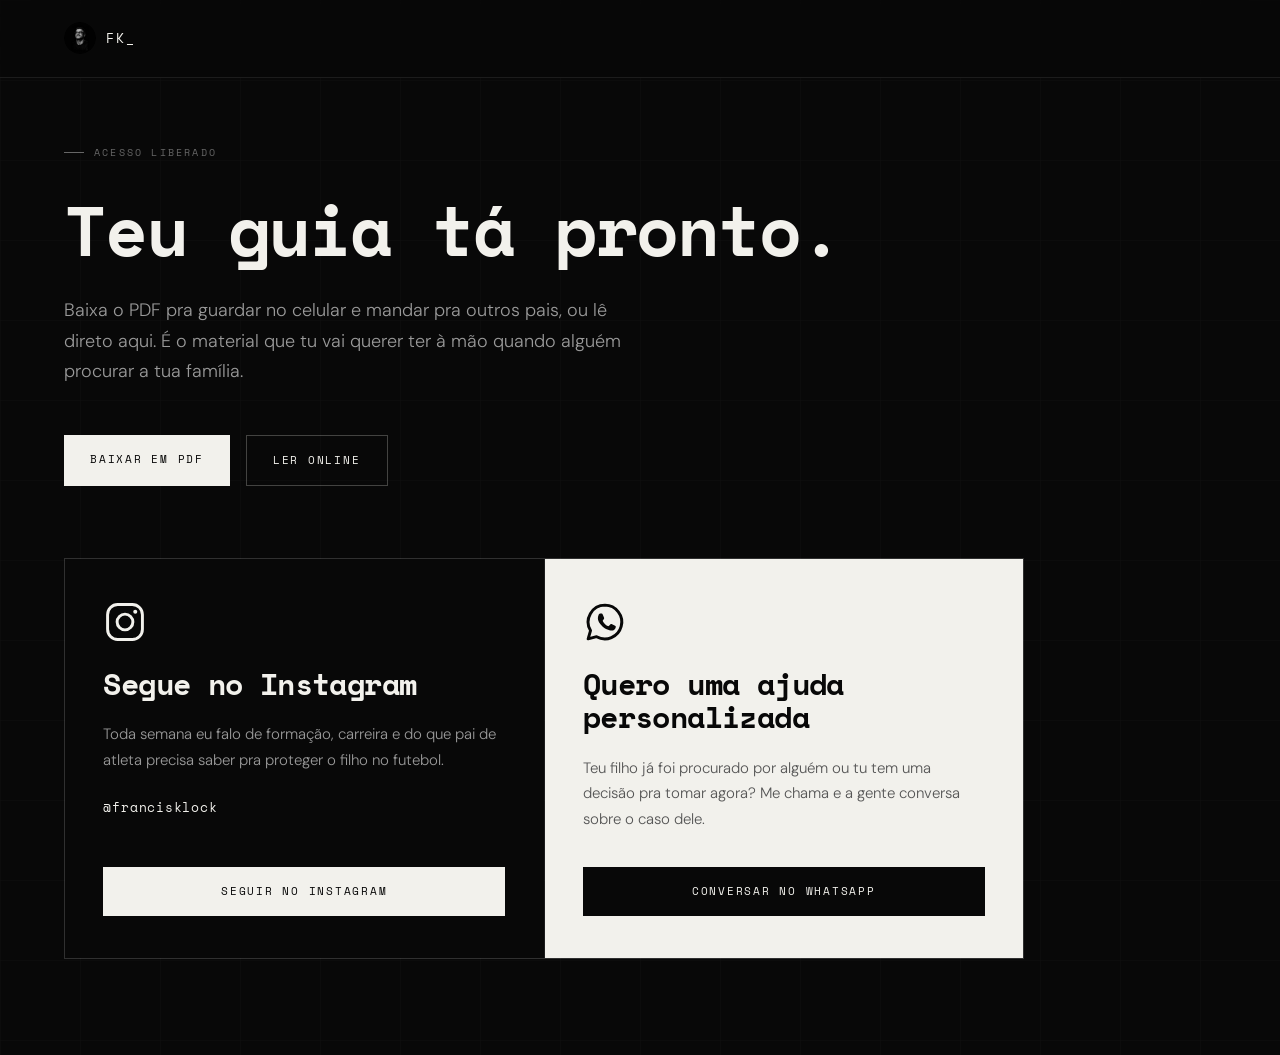
<file: guia-agentes-obrigado.html>
<!DOCTYPE html>
<html lang="pt-BR">
<head>
<meta charset="UTF-8">
<meta name="viewport" content="width=device-width, initial-scale=1.0">
<title>Teu guia tá pronto | Francis Klock</title>
<meta name="robots" content="noindex, nofollow">
<link rel="icon" type="image/png" href="[data-uri]">
<link href="https://fonts.googleapis.com/css2?family=Space+Mono:wght@400;700&family=DM+Sans:wght@300;400;500&display=swap" rel="stylesheet">
<style>
*,*::before,*::after{margin:0;padding:0;box-sizing:border-box}
:root{--black:#080808;--white:#f2f1ec;--gray:#666;--lgray:#999;--border:rgba(242,241,236,0.09);--mono:"Space Mono",monospace;--sans:"DM Sans",sans-serif}
body{background:var(--black);color:var(--white);font-family:var(--sans);font-weight:300;line-height:1.7}
:focus-visible{outline:2px solid var(--white);outline-offset:3px}
nav{position:fixed;top:0;left:0;right:0;z-index:100;display:flex;align-items:center;padding:1.4rem 4rem;border-bottom:0.5px solid var(--border);background:rgba(8,8,8,0.9);backdrop-filter:blur(16px)}
.nav-logo{font-family:var(--mono);font-size:13px;letter-spacing:0.15em;color:var(--white);text-decoration:none;display:flex;align-items:center;gap:10px}
.nav-logo img{width:32px;height:32px;border-radius:50%;object-fit:cover;filter:grayscale(100%)}
main{position:relative;min-height:100vh;display:flex;flex-direction:column;justify-content:center;padding:9rem 4rem 6rem;overflow:hidden}
.grid-bg{position:absolute;inset:0;opacity:0.035;background-image:linear-gradient(rgba(242,241,236,0.5) 1px,transparent 1px),linear-gradient(90deg,rgba(242,241,236,0.5) 1px,transparent 1px);background-size:80px 80px;pointer-events:none}
.content{position:relative;max-width:720px}
.tag{font-family:var(--mono);font-size:10px;letter-spacing:0.22em;color:var(--gray);text-transform:uppercase;margin-bottom:2.2rem;display:flex;align-items:center;gap:10px}
.tag::before{content:"";width:20px;height:0.5px;background:var(--gray)}
h1{font-family:var(--mono);font-size:clamp(2.6rem,5.5vw,5rem);font-weight:700;line-height:0.95;letter-spacing:-0.03em;margin-bottom:2rem}
p.sub{font-size:18px;color:var(--lgray);max-width:32em;margin-bottom:3rem}
.actions{display:flex;gap:1rem;flex-wrap:wrap;margin-bottom:4.5rem}
.btn{font-family:var(--mono);font-size:11px;letter-spacing:0.16em;text-transform:uppercase;padding:15px 26px;text-decoration:none;transition:opacity 0.2s,border-color 0.2s}
.btn-primary{color:var(--black);background:var(--white)}
.btn-primary:hover{opacity:0.85}
.btn-secondary{color:var(--white);border:0.5px solid rgba(242,241,236,0.25)}
.btn-secondary:hover{border-color:rgba(242,241,236,0.6)}
.content{max-width:960px}
.next{display:grid;grid-template-columns:1fr 1fr;gap:1px;background:var(--border);border:0.5px solid var(--border)}
.panel{display:flex;flex-direction:column;justify-content:space-between;gap:2.2rem;padding:2.6rem 2.4rem;text-decoration:none;transition:background 0.2s,opacity 0.2s}
.panel-ig{background:var(--black);color:var(--white)}
.panel-ig:hover{background:#121212}
.panel-wa{background:var(--white);color:var(--black)}
.panel-wa:hover{opacity:0.92}
.panel svg{width:44px;height:44px;flex-shrink:0}
.panel-top{display:flex;flex-direction:column;gap:1.4rem}
.panel h2{font-family:var(--mono);font-size:clamp(1.4rem,2.4vw,1.9rem);font-weight:700;line-height:1.1;letter-spacing:-0.02em}
.panel p{font-size:15px;line-height:1.7}
.panel-ig p{color:var(--lgray)}
.panel-wa p{color:#555}
.panel-action{font-family:var(--mono);font-size:11px;letter-spacing:0.16em;text-transform:uppercase;padding:15px 22px;text-align:center}
.panel-ig .panel-action{background:var(--white);color:var(--black)}
.panel-wa .panel-action{background:var(--black);color:var(--white)}
.handle{font-family:var(--mono);font-size:13px;letter-spacing:0.06em;color:var(--white)}
@media (max-width:768px){
  nav{padding:1.2rem 1.5rem}
  main{padding:7rem 1.5rem 4rem;justify-content:flex-start}
  h1{font-size:clamp(2.3rem,11vw,3.4rem)}
  p.sub{font-size:16px}
  .actions{flex-direction:column}
  .btn{text-align:center}
  .next{grid-template-columns:1fr}
  .panel{padding:2rem 1.5rem}
}
</style>
</head>
<body>
<nav><a href="index.html" class="nav-logo"><img src="[data-uri]" alt="Francis Klock">FK_</a></nav>
<main>
  <div class="grid-bg" aria-hidden="true"></div>
  <div class="content">
    <div class="tag">Acesso liberado</div>
    <h1>Teu guia tá pronto.</h1>
    <p class="sub">Baixa o PDF pra guardar no celular e mandar pra outros pais, ou lê direto aqui. É o material que tu vai querer ter à mão quando alguém procurar a tua família.</p>
    <div class="actions">
      <a class="btn btn-primary" href="guia-fifa-agentes-pais.pdf" download>Baixar em PDF</a>
      <a class="btn btn-secondary" href="guia-agentes-online.html">Ler online</a>
    </div>
    <div class="next">
      <a class="panel panel-ig" href="https://www.instagram.com/francisklock" target="_blank" rel="noopener">
        <div class="panel-top">
          <svg viewBox="0 0 24 24" fill="none" stroke="currentColor" stroke-width="1.6" aria-hidden="true"><rect x="2.5" y="2.5" width="19" height="19" rx="5.5"/><circle cx="12" cy="12" r="4.3"/><circle cx="17.6" cy="6.4" r="1.1" fill="currentColor" stroke="none"/></svg>
          <h2>Segue no Instagram</h2>
          <p>Toda semana eu falo de formação, carreira e do que pai de atleta precisa saber pra proteger o filho no futebol.</p>
          <span class="handle">@francisklock</span>
        </div>
        <span class="panel-action">Seguir no Instagram</span>
      </a>
      <a class="panel panel-wa" href="https://wa.me/55XXXXXXXXXXX?text=Oi%2C%20Francis%21%20Baixei%20o%20guia%20sobre%20agentes%20e%20quero%20uma%20ajuda%20personalizada%20pro%20meu%20filho." target="_blank" rel="noopener">
        <div class="panel-top">
          <svg viewBox="0 0 24 24" fill="none" stroke="currentColor" stroke-width="1.6" stroke-linejoin="round" aria-hidden="true"><path d="M12 2.8a9.2 9.2 0 0 0-7.9 13.9L2.8 21.2l4.6-1.2A9.2 9.2 0 1 0 12 2.8z"/><path d="M8.6 7.9c.3-.6.6-.6.9-.6h.6c.2 0 .4 0 .6.5l.8 1.9c.1.3 0 .5-.1.7l-.5.6c-.2.2-.2.4 0 .7.5.9 1.4 1.9 2.6 2.5.3.1.5.1.7-.1l.7-.8c.2-.3.4-.3.7-.2l1.9.9c.3.1.4.3.4.5 0 .7-.4 1.5-1 1.8-.7.4-1.9.6-4-.4-2.3-1.1-3.9-3.3-4.3-4.1-.6-1.1-.7-2.5 0-3.9z" fill="currentColor" stroke="none"/></svg>
          <h2>Quero uma ajuda personalizada</h2>
          <p>Teu filho já foi procurado por alguém ou tu tem uma decisão pra tomar agora? Me chama e a gente conversa sobre o caso dele.</p>
        </div>
        <span class="panel-action">Conversar no WhatsApp</span>
      </a>
    </div>
  </div>
</main>
</body>
</html>
</file>
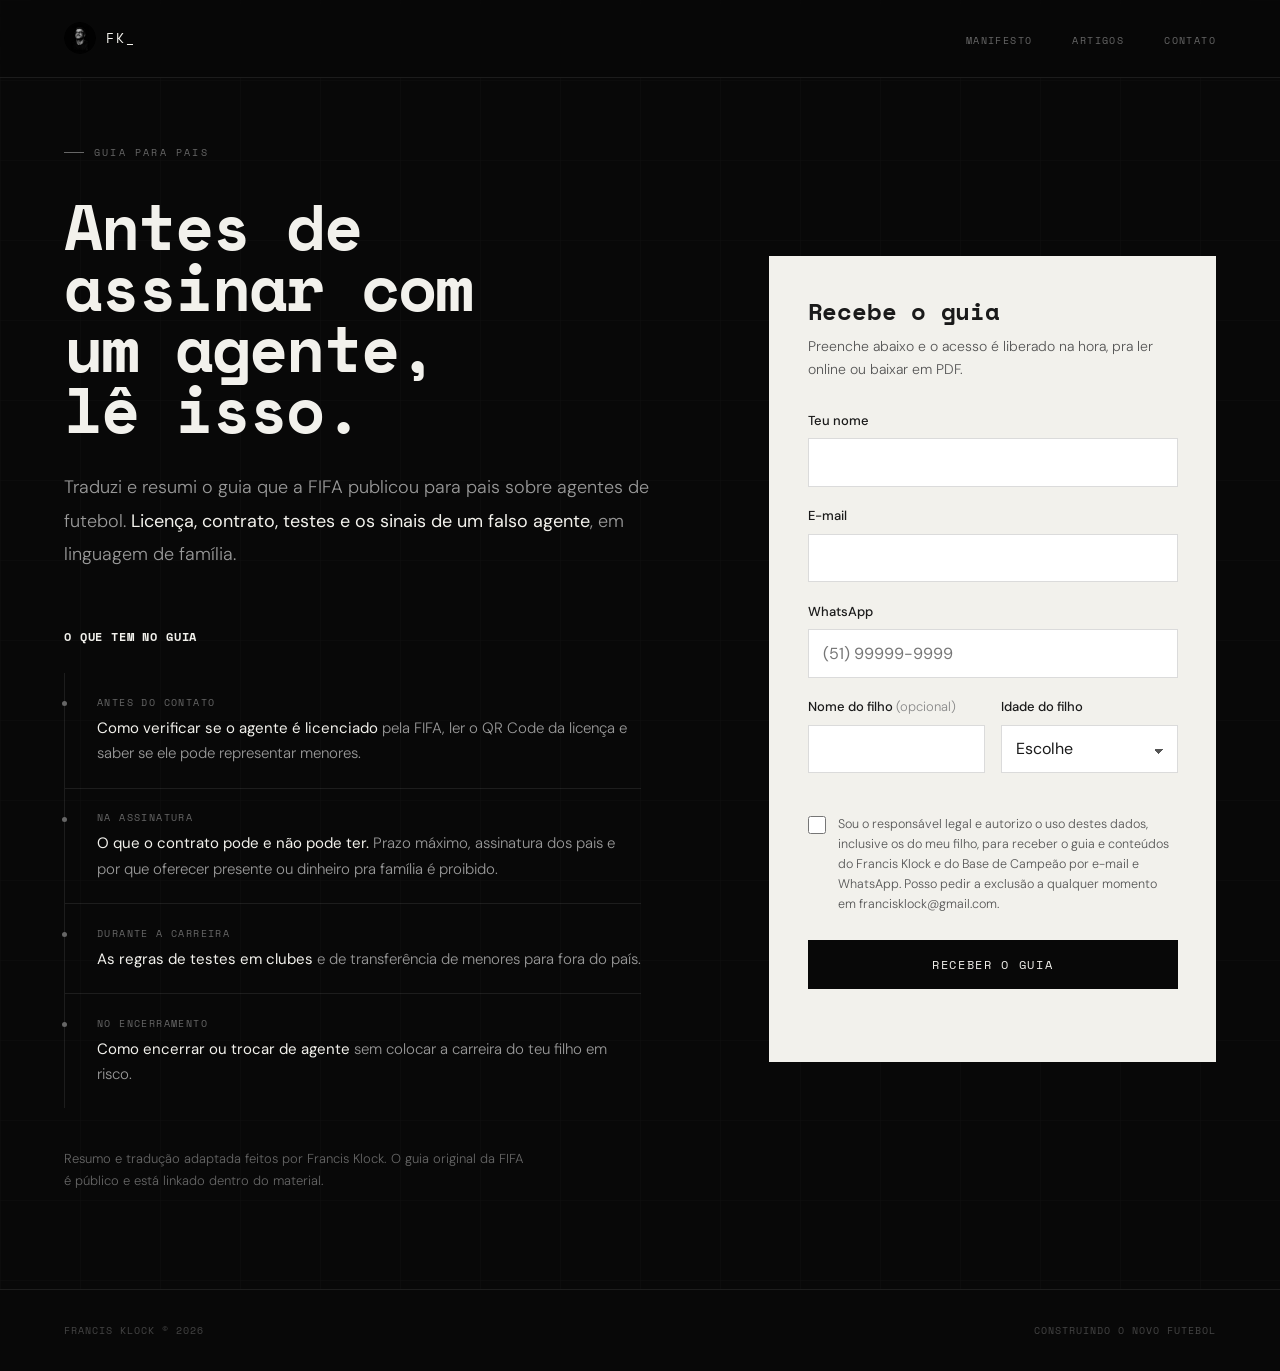
<file: guia-agentes.html>
<!DOCTYPE html>
<html lang="pt-BR">
<head>
<meta charset="UTF-8">
<meta name="viewport" content="width=device-width, initial-scale=1.0">
<title>Guia para pais: como lidar com agentes de futebol | Francis Klock</title>
<meta name="description" content="Resumo em português do guia da FIFA para pais sobre agentes de futebol. Como verificar a licença, o que pode e o que não pode no contrato, regras de testes e os sinais de um falso agente.">
<meta name="robots" content="index, follow">
<link rel="canonical" href="https://francisklock.com.br/guia-agentes.html">
<meta property="og:type" content="website">
<meta property="og:url" content="https://francisklock.com.br/guia-agentes.html">
<meta property="og:title" content="Antes de assinar com um agente, lê isso">
<meta property="og:description" content="Resumo em português do guia da FIFA para pais sobre agentes de futebol.">
<meta property="og:image" content="https://francisklock.com.br/og-guia-agentes.jpg">
<meta property="og:locale" content="pt_BR">
<meta name="twitter:card" content="summary_large_image">
<link rel="icon" type="image/png" href="[data-uri]">
<link href="https://fonts.googleapis.com/css2?family=Space+Mono:wght@400;700&family=DM+Sans:ital,wght@0,300;0,400;0,500;1,300&display=swap" rel="stylesheet">
<style>
*,*::before,*::after{margin:0;padding:0;box-sizing:border-box}
:root{
  --black:#080808;--off:#0f0f0f;--white:#f2f1ec;
  --gray:#666;--lgray:#999;--border:rgba(242,241,236,0.09);
  --ink:#1a1a1a;--ink-soft:#555;--line:rgba(0,0,0,0.14);--error:#b3261e;
  --mono:"Space Mono",monospace;--sans:"DM Sans",sans-serif
}
html{scroll-behavior:smooth}
body{background:var(--black);color:var(--white);font-family:var(--sans);font-weight:300;line-height:1.7;overflow-x:hidden}
a{color:inherit}
:focus-visible{outline:2px solid var(--white);outline-offset:3px}

/* NAV (igual ao site) */
nav{position:fixed;top:0;left:0;right:0;z-index:100;display:flex;justify-content:space-between;align-items:center;padding:1.4rem 4rem;border-bottom:0.5px solid var(--border);backdrop-filter:blur(16px);background:rgba(8,8,8,0.9)}
.nav-logo{font-family:var(--mono);font-size:13px;letter-spacing:0.15em;color:var(--white);text-decoration:none;display:flex;align-items:center;gap:10px}
.nav-logo img{width:32px;height:32px;border-radius:50%;object-fit:cover;filter:grayscale(100%)}
.nav-links{display:flex;gap:2.5rem;list-style:none;align-items:center}
.nav-links a{font-family:var(--mono);font-size:10px;letter-spacing:0.14em;color:var(--gray);text-decoration:none;text-transform:uppercase;transition:color 0.2s}
.nav-links a:hover{color:var(--white)}

/* PÁGINA */
main{position:relative;min-height:100vh;padding:9rem 4rem 6rem;border-bottom:0.5px solid var(--border);overflow:hidden}
.grid-bg{position:absolute;inset:0;opacity:0.035;background-image:linear-gradient(rgba(242,241,236,0.5) 1px,transparent 1px),linear-gradient(90deg,rgba(242,241,236,0.5) 1px,transparent 1px);background-size:80px 80px;z-index:0;pointer-events:none}
.layout{position:relative;z-index:1;display:grid;grid-template-columns:minmax(0,7fr) minmax(0,5fr);grid-template-areas:"intro form" "inside form";column-gap:5rem;max-width:1240px}
.intro{grid-area:intro}
.inside{grid-area:inside}
.form-wrap{grid-area:form;align-self:start;position:sticky;top:7rem}

.tag{font-family:var(--mono);font-size:10px;letter-spacing:0.22em;color:var(--gray);text-transform:uppercase;margin-bottom:2.2rem;display:flex;align-items:center;gap:10px}
.tag::before{content:"";display:inline-block;width:20px;height:0.5px;background:var(--gray)}
h1{font-family:var(--mono);font-size:clamp(2.6rem,5vw,5rem);font-weight:700;line-height:0.95;letter-spacing:-0.03em;margin-bottom:2rem;max-width:12ch}
.sub{font-size:18px;color:var(--lgray);line-height:1.85;max-width:34em;margin-bottom:3.5rem}
.sub strong{color:var(--white);font-weight:400}

/* O que tem dentro: é uma sequência (as 4 fases da relação com o agente) */
.inside h2{font-family:var(--mono);font-size:12px;font-weight:700;letter-spacing:0.07em;text-transform:uppercase;color:var(--white);margin-bottom:1.6rem}
.steps{list-style:none;border-left:0.5px solid var(--border)}
.steps li{position:relative;padding:1.3rem 0 1.3rem 2rem;border-bottom:0.5px solid var(--border);max-width:36em}
.steps li:last-child{border-bottom:none}
.steps li::before{content:"";position:absolute;left:-3px;top:1.75rem;width:5px;height:5px;border-radius:50%;background:var(--gray)}
.step-when{font-family:var(--mono);font-size:10px;letter-spacing:0.14em;color:var(--gray);text-transform:uppercase;margin-bottom:0.3rem}
.step-what{font-size:15px;color:var(--lgray);line-height:1.7}
.step-what strong{color:var(--white);font-weight:400}
.source-note{margin-top:2.5rem;font-size:13px;color:var(--gray);line-height:1.7;max-width:36em}

/* FORMULÁRIO: o único bloco claro da página */
.form-card{background:var(--white);color:var(--ink);padding:2.6rem 2.4rem}
.form-card h2{font-family:var(--mono);font-size:1.5rem;font-weight:700;letter-spacing:-0.01em;line-height:1.15;margin-bottom:0.6rem}
.form-card .lead{font-size:14px;color:var(--ink-soft);line-height:1.65;margin-bottom:1.8rem}
.field{margin-bottom:1.15rem}
.field label{display:block;font-size:13px;font-weight:500;color:var(--ink);margin-bottom:0.4rem}
.field label .opt{font-weight:300;color:#888}
.field input,.field select{width:100%;font-family:var(--sans);font-size:16px;font-weight:400;color:var(--ink);background:#fff;border:1px solid var(--line);border-radius:0;padding:0.8rem 0.9rem;appearance:none;-webkit-appearance:none;transition:border-color 0.15s}
.field select{background-image:linear-gradient(45deg,transparent 50%,#555 50%),linear-gradient(135deg,#555 50%,transparent 50%);background-position:calc(100% - 18px) 55%,calc(100% - 13px) 55%;background-size:5px 5px,5px 5px;background-repeat:no-repeat;padding-right:2.4rem}
.field input:focus,.field select:focus{outline:none;border-color:var(--ink)}
.field input[aria-invalid="true"],.field select[aria-invalid="true"]{border-color:var(--error)}
.field .err{display:none;font-size:12.5px;color:var(--error);margin-top:0.35rem}
.field.has-error .err{display:block}
.row{display:grid;grid-template-columns:1fr 1fr;gap:0 1rem}
.consent{display:flex;gap:0.75rem;align-items:flex-start;margin:1.4rem 0 1.6rem;font-size:12.5px;color:var(--ink-soft);line-height:1.6}
.consent input{flex:0 0 auto;width:18px;height:18px;margin-top:2px;accent-color:var(--black)}
.consent.has-error{color:var(--error)}
.hp{position:absolute;left:-9999px;width:1px;height:1px;overflow:hidden}
.submit{width:100%;font-family:var(--mono);font-size:12px;letter-spacing:0.14em;text-transform:uppercase;color:var(--white);background:var(--black);border:none;padding:16px 20px;cursor:pointer;transition:opacity 0.2s}
.submit:hover{opacity:0.85}
.submit:disabled{opacity:0.6;cursor:progress}
.form-status{font-size:13px;margin-top:1rem;min-height:1.2em;color:var(--ink-soft)}
.form-status.error{color:var(--error)}
.after{font-size:12.5px;color:#888;margin-top:0.4rem}

footer{padding:2rem 4rem;display:flex;justify-content:space-between;align-items:center;font-family:var(--mono);font-size:10px;letter-spacing:0.1em;color:#444;text-transform:uppercase}
footer a{text-decoration:none;transition:color 0.2s}
footer a:hover{color:var(--white)}

@media (max-width: 900px){
  nav{padding:1.2rem 1.5rem}
  .nav-links{gap:1.2rem}
  .nav-links a{font-size:9px;letter-spacing:0.08em}
  main{padding:7rem 1.5rem 4rem}
  .layout{grid-template-columns:1fr;grid-template-areas:"intro" "form" "inside";row-gap:3rem}
  .form-wrap{position:static}
  h1{font-size:clamp(2.3rem,11vw,3.4rem);margin-bottom:1.5rem}
  .sub{font-size:16px;margin-bottom:0}
  .form-card{padding:2rem 1.4rem}
  footer{padding:1.5rem;flex-direction:column;gap:0.8rem;text-align:center}
}
@media (max-width: 480px){
  .nav-links li:nth-child(1){display:none}
  .row{grid-template-columns:1fr}
}
@media (prefers-reduced-motion: reduce){*{transition:none !important;scroll-behavior:auto !important}}
</style>
</head>
<body>

<nav>
  <a href="index.html" class="nav-logo"><img src="[data-uri]" alt="Francis Klock">FK_</a>
  <ul class="nav-links">
    <li><a href="index.html#manifesto">Manifesto</a></li>
    <li><a href="artigos.html">Artigos</a></li>
    <li><a href="index.html#contato">Contato</a></li>
  </ul>
</nav>

<main>
  <div class="grid-bg" aria-hidden="true"></div>
  <div class="layout">

    <div class="intro">
      <div class="tag">Guia para pais</div>
      <h1>Antes de assinar com um agente, lê isso.</h1>
      <p class="sub">Traduzi e resumi o guia que a FIFA publicou para pais sobre agentes de futebol. <strong>Licença, contrato, testes e os sinais de um falso agente</strong>, em linguagem de família.</p>
    </div>

    <div class="form-wrap">
      <form class="form-card" id="lead-form" novalidate>
        <h2>Recebe o guia</h2>
        <p class="lead">Preenche abaixo e o acesso é liberado na hora, pra ler online ou baixar em PDF.</p>

        <div class="field">
          <label for="nome">Teu nome</label>
          <input id="nome" name="nome" type="text" autocomplete="name" required aria-describedby="nome-err">
          <div class="err" id="nome-err">Escreve teu nome.</div>
        </div>

        <div class="field">
          <label for="email">E-mail</label>
          <input id="email" name="email" type="email" autocomplete="email" inputmode="email" required aria-describedby="email-err">
          <div class="err" id="email-err">Confere o e-mail. É pra ele que o link vai.</div>
        </div>

        <div class="field">
          <label for="whatsapp">WhatsApp</label>
          <input id="whatsapp" name="whatsapp" type="tel" autocomplete="tel" inputmode="numeric" placeholder="(51) 99999-9999" required aria-describedby="whatsapp-err">
          <div class="err" id="whatsapp-err">Coloca o número com DDD.</div>
        </div>

        <div class="row">
          <div class="field">
            <label for="filho">Nome do filho <span class="opt">(opcional)</span></label>
            <input id="filho" name="filho" type="text" autocomplete="off">
          </div>
          <div class="field">
            <label for="idade">Idade do filho</label>
            <select id="idade" name="idade" required aria-describedby="idade-err">
              <option value="">Escolhe</option>
              <option>Até 9 anos</option>
              <option>10 anos</option><option>11 anos</option><option>12 anos</option>
              <option>13 anos</option><option>14 anos</option><option>15 anos</option>
              <option>16 anos</option><option>17 anos</option>
              <option>18 anos ou mais</option>
            </select>
            <div class="err" id="idade-err">Escolhe a idade.</div>
          </div>
        </div>

        <div class="hp" aria-hidden="true">
          <label for="gotcha">Não preencher</label>
          <input id="gotcha" name="_gotcha" type="text" tabindex="-1" autocomplete="off">
        </div>

        <label class="consent" id="consent-wrap">
          <input type="checkbox" id="consentimento" name="consentimento" value="sim" required>
          <span>Sou o responsável legal e autorizo o uso destes dados, inclusive os do meu filho, para receber o guia e conteúdos do Francis Klock e do Base de Campeão por e-mail e WhatsApp. Posso pedir a exclusão a qualquer momento em francisklock@gmail.com.</span>
        </label>

        <button type="submit" class="submit" id="submit">Receber o guia</button>
                <p class="form-status" id="status" role="status" aria-live="polite"></p>
      </form>
    </div>

    <section class="inside" aria-label="O que tem no guia">
      <h2>O que tem no guia</h2>
      <ol class="steps">
        <li>
          <div class="step-when">Antes do contato</div>
          <div class="step-what"><strong>Como verificar se o agente é licenciado</strong> pela FIFA, ler o QR Code da licença e saber se ele pode representar menores.</div>
        </li>
        <li>
          <div class="step-when">Na assinatura</div>
          <div class="step-what"><strong>O que o contrato pode e não pode ter.</strong> Prazo máximo, assinatura dos pais e por que oferecer presente ou dinheiro pra família é proibido.</div>
        </li>
        <li>
          <div class="step-when">Durante a carreira</div>
          <div class="step-what"><strong>As regras de testes em clubes</strong> e de transferência de menores para fora do país.</div>
        </li>
        <li>
          <div class="step-when">No encerramento</div>
          <div class="step-what"><strong>Como encerrar ou trocar de agente</strong> sem colocar a carreira do teu filho em risco.</div>
        </li>
      </ol>
      <p class="source-note">Resumo e tradução adaptada feitos por Francis Klock. O guia original da FIFA é público e está linkado dentro do material.</p>
    </section>

  </div>
</main>

<footer>
  <p>Francis Klock &copy; 2026</p>
  <a href="index.html">Construindo o novo futebol</a>
</footer>

<script>
const ENDPOINT = "https://formspree.io/f/mnppvozd";
const PAGINA_DE_ACESSO = "guia-agentes-obrigado.html";

const form = document.getElementById("lead-form");
const statusEl = document.getElementById("status");
const btn = document.getElementById("submit");
const tel = document.getElementById("whatsapp");

tel.addEventListener("input", () => {
  let d = tel.value.replace(/\D/g, "").slice(0, 11);
  if (d.length > 6) tel.value = `(${d.slice(0,2)}) ${d.slice(2, d.length - 4)}-${d.slice(-4)}`;
  else if (d.length > 2) tel.value = `(${d.slice(0,2)}) ${d.slice(2)}`;
  else tel.value = d;
});

function setError(id, on) {
  const el = document.getElementById(id);
  const wrap = el.closest(".field") || document.getElementById("consent-wrap");
  wrap.classList.toggle("has-error", on);
  if (el.type !== "checkbox") el.setAttribute("aria-invalid", on ? "true" : "false");
  return on;
}

function validate() {
  let first = null;
  const checks = [
    ["nome", form.nome.value.trim().length < 2],
    ["email", !/^[^\s@]+@[^\s@]+\.[^\s@]{2,}$/.test(form.email.value.trim())],
    ["whatsapp", form.whatsapp.value.replace(/\D/g, "").length < 10],
    ["idade", !form.idade.value],
    ["consentimento", !form.consentimento.checked]
  ];
  checks.forEach(([id, bad]) => { if (setError(id, bad) && !first) first = id; });
  if (first) document.getElementById(first).focus();
  return !first;
}

form.addEventListener("submit", async (e) => {
  e.preventDefault();
  statusEl.className = "form-status";
  statusEl.textContent = "";
  if (!validate()) return;

  const qs = new URLSearchParams(location.search);
  const data = new FormData();
  data.append("_subject", "Novo lead: Guia de agentes para pais");
  data.append("Nome do responsável", form.nome.value.trim());
  data.append("email", form.email.value.trim());
  data.append("WhatsApp", form.whatsapp.value.trim());
  data.append("Nome do filho", form.filho.value.trim());
  data.append("Idade do filho", form.idade.value);
  data.append("Consentimento LGPD", form.consentimento.checked ? "Sim" : "Não");
  data.append("utm_source", qs.get("utm_source") || "");
  data.append("utm_medium", qs.get("utm_medium") || "");
  data.append("utm_campaign", qs.get("utm_campaign") || "");
  data.append("Origem", document.referrer || "");
  data.append("_gotcha", form._gotcha.value);

  btn.disabled = true;
  btn.textContent = "Liberando acesso";
  try {
    const res = await fetch(ENDPOINT, { method: "POST", body: data, headers: { "Accept": "application/json" } });
    if (res.ok) {
      window.location.href = PAGINA_DE_ACESSO;
      return;
    }
    const body = await res.json().catch(() => ({}));
    throw new Error((body.errors && body.errors.map(x => x.message).join(" ")) || "Falha no envio");
  } catch (err) {
    btn.disabled = false;
    btn.textContent = "Receber o guia";
    statusEl.className = "form-status error";
    statusEl.textContent = "Não foi possível enviar agora. Confere tua conexão e tenta de novo.";
  }
});

form.querySelectorAll("input, select").forEach(el => {
  el.addEventListener("change", () => {
    const f = el.closest(".field");
    if (f && f.classList.contains("has-error")) validate();
    if (el.id === "consentimento") setError("consentimento", !el.checked);
  });
});
</script>
</body>
</html>
</file>
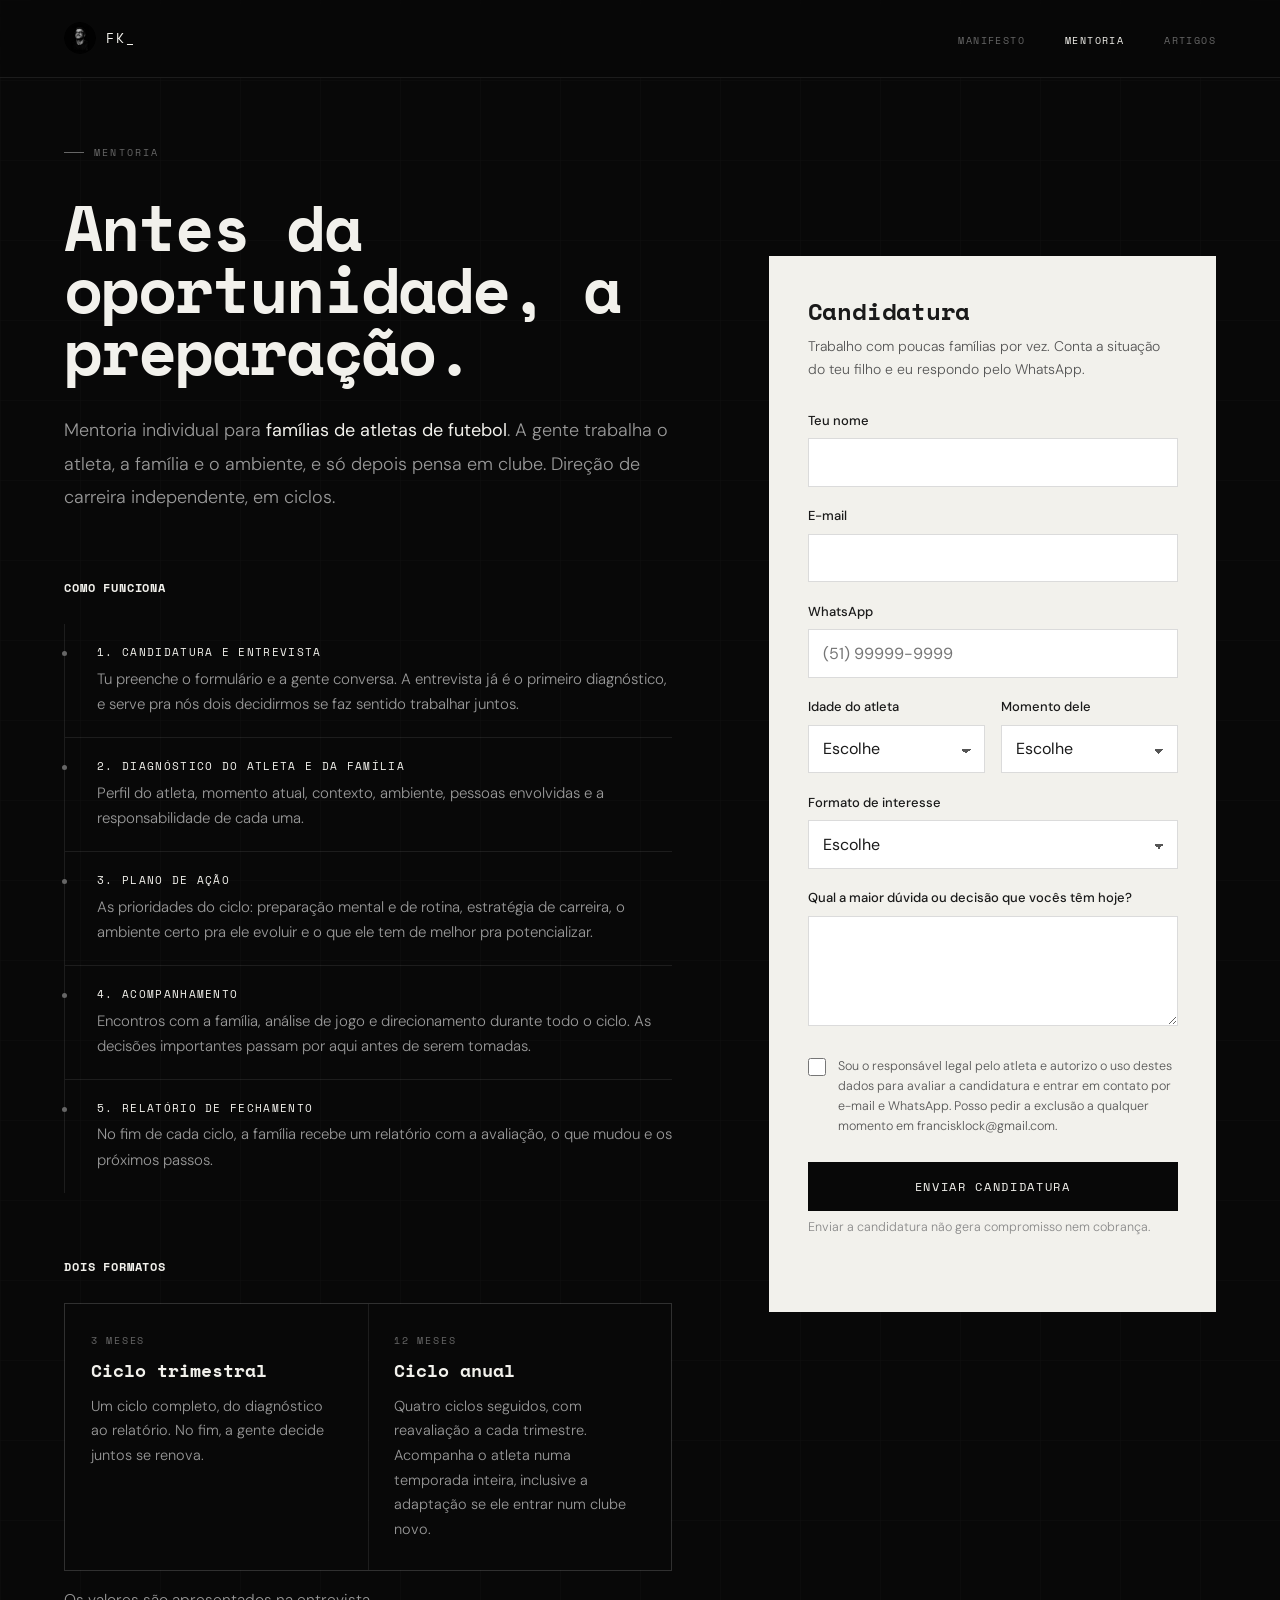
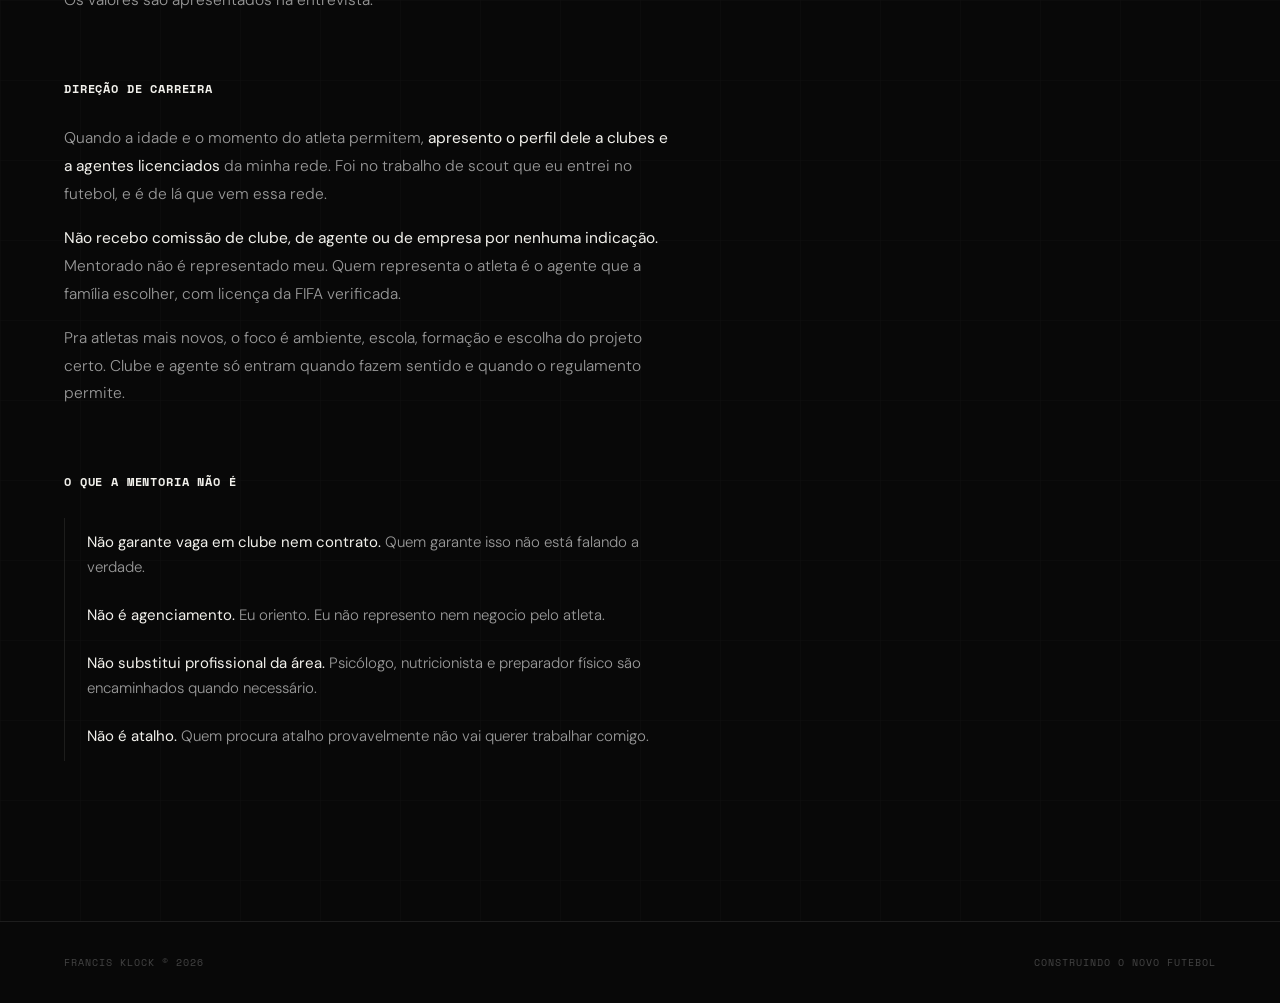
<file: mentoria.html>
<!DOCTYPE html>
<html lang="pt-BR">
<head>
<meta charset="UTF-8">
<meta name="viewport" content="width=device-width, initial-scale=1.0">
<title>Mentoria para famílias de atletas de futebol | Francis Klock</title>
<meta name="description" content="Mentoria individual em ciclos de 3 ou 12 meses para famílias de atletas de futebol. Diagnóstico do atleta e da família, plano de ação, análise de jogo, direção de carreira e relatório de fechamento. Mentor independente, sem comissão.">
<meta name="robots" content="index, follow">
<link rel="canonical" href="https://francisklock.com.br/mentoria.html">
<meta property="og:type" content="website">
<meta property="og:url" content="https://francisklock.com.br/mentoria.html">
<meta property="og:title" content="Antes da oportunidade, a preparação">
<meta property="og:description" content="Mentoria individual para famílias de atletas de futebol. Direção de carreira independente, em ciclos.">
<meta property="og:image" content="https://francisklock.com.br/og-mentoria.jpg">
<meta property="og:locale" content="pt_BR">
<meta name="twitter:card" content="summary_large_image">
<script type="application/ld+json">
{"@context":"https://schema.org","@type":"Service","name":"Mentoria Novo Futebol","serviceType":"Mentoria de carreira para famílias de atletas de futebol","provider":{"@type":"Person","name":"Francis Klock","url":"https://francisklock.com.br"},"areaServed":"BR","inLanguage":"pt-BR","url":"https://francisklock.com.br/mentoria.html"}
</script>
<link rel="icon" type="image/png" href="[data-uri]">
<link href="https://fonts.googleapis.com/css2?family=Space+Mono:wght@400;700&family=DM+Sans:ital,wght@0,300;0,400;0,500;1,300&display=swap" rel="stylesheet">
<style>
*,*::before,*::after{margin:0;padding:0;box-sizing:border-box}
:root{--black:#080808;--white:#f2f1ec;--gray:#666;--lgray:#999;--border:rgba(242,241,236,0.09);--ink:#1a1a1a;--ink-soft:#555;--line:rgba(0,0,0,0.14);--error:#b3261e;--mono:"Space Mono",monospace;--sans:"DM Sans",sans-serif}
html{scroll-behavior:smooth}
body{background:var(--black);color:var(--white);font-family:var(--sans);font-weight:300;line-height:1.7;overflow-x:hidden}
a{color:inherit}
:focus-visible{outline:2px solid var(--white);outline-offset:3px}
nav{position:fixed;top:0;left:0;right:0;z-index:100;display:flex;justify-content:space-between;align-items:center;padding:1.4rem 4rem;border-bottom:0.5px solid var(--border);backdrop-filter:blur(16px);background:rgba(8,8,8,0.9)}
.nav-logo{font-family:var(--mono);font-size:13px;letter-spacing:0.15em;color:var(--white);text-decoration:none;display:flex;align-items:center;gap:10px}
.nav-logo img{width:32px;height:32px;border-radius:50%;object-fit:cover;filter:grayscale(100%)}
.nav-links{display:flex;gap:2.5rem;list-style:none;align-items:center}
.nav-links a{font-family:var(--mono);font-size:10px;letter-spacing:0.14em;color:var(--gray);text-decoration:none;text-transform:uppercase;transition:color 0.2s}
.nav-links a:hover,.nav-links a[aria-current]{color:var(--white)}
main{position:relative;padding:9rem 4rem 6rem;border-bottom:0.5px solid var(--border);overflow:hidden}
.grid-bg{position:absolute;inset:0;opacity:0.035;background-image:linear-gradient(rgba(242,241,236,0.5) 1px,transparent 1px),linear-gradient(90deg,rgba(242,241,236,0.5) 1px,transparent 1px);background-size:80px 80px;pointer-events:none}
.layout{position:relative;display:grid;grid-template-columns:minmax(0,7fr) minmax(0,5fr);grid-template-areas:"intro form" "body form";column-gap:5rem;max-width:1240px}
.intro{grid-area:intro} .body{grid-area:body}
.form-wrap{grid-area:form;align-self:start;position:sticky;top:7rem}
.tag{font-family:var(--mono);font-size:10px;letter-spacing:0.22em;color:var(--gray);text-transform:uppercase;margin-bottom:2.2rem;display:flex;align-items:center;gap:10px}
.tag::before{content:"";display:inline-block;width:20px;height:0.5px;background:var(--gray)}
h1{font-family:var(--mono);font-size:clamp(2.6rem,5vw,4.8rem);font-weight:700;line-height:0.97;letter-spacing:-0.03em;margin-bottom:2rem;max-width:15ch}
.sub{font-size:18px;color:var(--lgray);line-height:1.85;max-width:34em;margin-bottom:4rem}
.sub strong{color:var(--white);font-weight:400}
.block{margin-bottom:4rem;max-width:38em}
.block h2{font-family:var(--mono);font-size:12px;font-weight:700;letter-spacing:0.07em;text-transform:uppercase;margin-bottom:1.6rem}
.block > p{font-size:15.5px;color:var(--lgray);line-height:1.8;margin-bottom:1rem}
.block > p strong{color:var(--white);font-weight:400}
.steps{list-style:none;border-left:0.5px solid var(--border)}
.steps li{position:relative;padding:1.2rem 0 1.2rem 2rem;border-bottom:0.5px solid var(--border)}
.steps li:last-child{border-bottom:none}
.steps li::before{content:"";position:absolute;left:-3px;top:1.7rem;width:5px;height:5px;border-radius:50%;background:var(--gray)}
.step-t{font-family:var(--mono);font-size:11px;letter-spacing:0.12em;color:var(--white);text-transform:uppercase;margin-bottom:0.3rem}
.step-d{font-size:15px;color:var(--lgray);line-height:1.7}
.cycles{display:grid;grid-template-columns:1fr 1fr;gap:1px;background:var(--border);border:0.5px solid var(--border)}
.cycle{background:var(--black);padding:1.8rem 1.6rem}
.cycle-n{font-family:var(--mono);font-size:10px;letter-spacing:0.18em;color:var(--gray);text-transform:uppercase;margin-bottom:0.6rem}
.cycle h3{font-family:var(--mono);font-size:1.15rem;font-weight:700;margin-bottom:0.8rem;line-height:1.2}
.cycle p{font-size:14.5px;color:var(--lgray);line-height:1.7}
.cycles-note{margin-top:1rem;font-size:13.5px;color:var(--gray)}
.rules{list-style:none;border-left:0.5px solid var(--border)}
.rules li{padding:0.7rem 0 0.7rem 1.4rem;font-size:15px;color:var(--lgray);line-height:1.7}
.rules li strong{color:var(--white);font-weight:400}
.form-card{background:var(--white);color:var(--ink);padding:2.6rem 2.4rem}
.form-card h2{font-family:var(--mono);font-size:1.5rem;font-weight:700;letter-spacing:-0.01em;line-height:1.15;margin-bottom:0.6rem}
.form-card .lead{font-size:14px;color:var(--ink-soft);line-height:1.65;margin-bottom:1.8rem}
.field{margin-bottom:1.15rem}
.field label{display:block;font-size:13px;font-weight:500;margin-bottom:0.4rem}
.field input,.field select,.field textarea{width:100%;font-family:var(--sans);font-size:16px;font-weight:400;color:var(--ink);background:#fff;border:1px solid var(--line);border-radius:0;padding:0.8rem 0.9rem;appearance:none;-webkit-appearance:none}
.field textarea{min-height:110px;resize:vertical;line-height:1.5}
.field select{background-image:linear-gradient(45deg,transparent 50%,#555 50%),linear-gradient(135deg,#555 50%,transparent 50%);background-position:calc(100% - 18px) 55%,calc(100% - 13px) 55%;background-size:5px 5px,5px 5px;background-repeat:no-repeat;padding-right:2.4rem}
.field input:focus,.field select:focus,.field textarea:focus{outline:none;border-color:var(--ink)}
.field [aria-invalid="true"]{border-color:var(--error)}
.field .err{display:none;font-size:12.5px;color:var(--error);margin-top:0.35rem}
.field.has-error .err{display:block}
.row{display:grid;grid-template-columns:1fr 1fr;gap:0 1rem}
.consent{display:flex;gap:0.75rem;align-items:flex-start;margin:1.4rem 0 1.6rem;font-size:12.5px;color:var(--ink-soft);line-height:1.6}
.consent input{flex:0 0 auto;width:18px;height:18px;margin-top:2px;accent-color:var(--black)}
.consent.has-error{color:var(--error)}
.hp{position:absolute;left:-9999px;width:1px;height:1px;overflow:hidden}
.submit{width:100%;font-family:var(--mono);font-size:12px;letter-spacing:0.14em;text-transform:uppercase;color:var(--white);background:var(--black);border:none;padding:16px 20px;cursor:pointer;transition:opacity 0.2s}
.submit:hover{opacity:0.85} .submit:disabled{opacity:0.6;cursor:progress}
.form-status{font-size:13px;margin-top:1rem;min-height:1.2em;color:var(--ink-soft)}
.form-status.error{color:var(--error)}
.fine{font-size:12.5px;color:#888;margin-top:0.4rem}
.done{display:none}
.done h2{margin-bottom:1rem}
.done p{font-size:15px;color:var(--ink-soft);line-height:1.75;margin-bottom:1rem}
footer{padding:2rem 4rem;display:flex;justify-content:space-between;align-items:center;font-family:var(--mono);font-size:10px;letter-spacing:0.1em;color:#444;text-transform:uppercase}
footer a{text-decoration:none;transition:color 0.2s} footer a:hover{color:var(--white)}
@media (max-width:900px){
  nav{padding:1.2rem 1.5rem} .nav-links{gap:1.2rem} .nav-links a{font-size:9px;letter-spacing:0.08em}
  main{padding:7rem 1.5rem 4rem}
  .layout{grid-template-columns:1fr;grid-template-areas:"intro" "body" "form";row-gap:1rem}
  .form-wrap{position:static;margin-top:1rem}
  h1{font-size:clamp(2.3rem,11vw,3.4rem);margin-bottom:1.5rem}
  .sub{font-size:16px;margin-bottom:3rem}
  .cycles{grid-template-columns:1fr}
  .form-card{padding:2rem 1.4rem}
  footer{padding:1.5rem;flex-direction:column;gap:0.8rem;text-align:center}
}
@media (max-width:480px){.nav-links li:nth-child(1){display:none} .row{grid-template-columns:1fr}}
</style>
</head>
<body>
<nav>
  <a href="index.html" class="nav-logo"><img src="[data-uri]" alt="Francis Klock">FK_</a>
  <ul class="nav-links">
    <li><a href="index.html#manifesto">Manifesto</a></li>
    <li><a href="mentoria.html" aria-current="page">Mentoria</a></li>
    <li><a href="artigos.html">Artigos</a></li>
  </ul>
</nav>

<main>
  <div class="grid-bg" aria-hidden="true"></div>
  <div class="layout">

    <div class="intro">
      <div class="tag">Mentoria</div>
      <h1>Antes da oportunidade, a preparação.</h1>
      <p class="sub">Mentoria individual para <strong>famílias de atletas de futebol</strong>. A gente trabalha o atleta, a família e o ambiente, e só depois pensa em clube. Direção de carreira independente, em ciclos.</p>
    </div>

    <div class="body">
      <section class="block">
        <h2>Como funciona</h2>
        <ol class="steps">
          <li><div class="step-t">1. Candidatura e entrevista</div><div class="step-d">Tu preenche o formulário e a gente conversa. A entrevista já é o primeiro diagnóstico, e serve pra nós dois decidirmos se faz sentido trabalhar juntos.</div></li>
          <li><div class="step-t">2. Diagnóstico do atleta e da família</div><div class="step-d">Perfil do atleta, momento atual, contexto, ambiente, pessoas envolvidas e a responsabilidade de cada uma.</div></li>
          <li><div class="step-t">3. Plano de ação</div><div class="step-d">As prioridades do ciclo: preparação mental e de rotina, estratégia de carreira, o ambiente certo pra ele evoluir e o que ele tem de melhor pra potencializar.</div></li>
          <li><div class="step-t">4. Acompanhamento</div><div class="step-d">Encontros com a família, análise de jogo e direcionamento durante todo o ciclo. As decisões importantes passam por aqui antes de serem tomadas.</div></li>
          <li><div class="step-t">5. Relatório de fechamento</div><div class="step-d">No fim de cada ciclo, a família recebe um relatório com a avaliação, o que mudou e os próximos passos.</div></li>
        </ol>
      </section>

      <section class="block">
        <h2>Dois formatos</h2>
        <div class="cycles">
          <div class="cycle">
            <div class="cycle-n">3 meses</div>
            <h3>Ciclo trimestral</h3>
            <p>Um ciclo completo, do diagnóstico ao relatório. No fim, a gente decide juntos se renova.</p>
          </div>
          <div class="cycle">
            <div class="cycle-n">12 meses</div>
            <h3>Ciclo anual</h3>
            <p>Quatro ciclos seguidos, com reavaliação a cada trimestre. Acompanha o atleta numa temporada inteira, inclusive a adaptação se ele entrar num clube novo.</p>
          </div>
        </div>
        <p class="cycles-note">Os valores são apresentados na entrevista.</p>
      </section>

      <section class="block">
        <h2>Direção de carreira</h2>
        <p>Quando a idade e o momento do atleta permitem, <strong>apresento o perfil dele a clubes e a agentes licenciados</strong> da minha rede. Foi no trabalho de scout que eu entrei no futebol, e é de lá que vem essa rede.</p>
        <p><strong>Não recebo comissão de clube, de agente ou de empresa por nenhuma indicação.</strong> Mentorado não é representado meu. Quem representa o atleta é o agente que a família escolher, com licença da FIFA verificada.</p>
        <p>Pra atletas mais novos, o foco é ambiente, escola, formação e escolha do projeto certo. Clube e agente só entram quando fazem sentido e quando o regulamento permite.</p>
      </section>

      <section class="block">
        <h2>O que a mentoria não é</h2>
        <ul class="rules">
          <li><strong>Não garante vaga em clube nem contrato.</strong> Quem garante isso não está falando a verdade.</li>
          <li><strong>Não é agenciamento.</strong> Eu oriento. Eu não represento nem negocio pelo atleta.</li>
          <li><strong>Não substitui profissional da área.</strong> Psicólogo, nutricionista e preparador físico são encaminhados quando necessário.</li>
          <li><strong>Não é atalho.</strong> Quem procura atalho provavelmente não vai querer trabalhar comigo.</li>
        </ul>
      </section>
    </div>

    <div class="form-wrap">
      <div class="form-card">
        <form id="apply-form" novalidate>
          <h2>Candidatura</h2>
          <p class="lead">Trabalho com poucas famílias por vez. Conta a situação do teu filho e eu respondo pelo WhatsApp.</p>

          <div class="field"><label for="nome">Teu nome</label>
            <input id="nome" name="nome" type="text" autocomplete="name" required>
            <div class="err">Escreve teu nome.</div></div>

          <div class="field"><label for="email">E-mail</label>
            <input id="email" name="email" type="email" autocomplete="email" inputmode="email" required>
            <div class="err">Confere o e-mail.</div></div>

          <div class="field"><label for="whatsapp">WhatsApp</label>
            <input id="whatsapp" name="whatsapp" type="tel" autocomplete="tel" inputmode="numeric" placeholder="(51) 99999-9999" required>
            <div class="err">Coloca o número com DDD.</div></div>

          <div class="row">
            <div class="field"><label for="idade">Idade do atleta</label>
              <select id="idade" name="idade" required>
                <option value="">Escolhe</option>
                <option>Até 8 anos</option><option>9 anos</option><option>10 anos</option><option>11 anos</option>
                <option>12 anos</option><option>13 anos</option><option>14 anos</option><option>15 anos</option>
                <option>16 anos</option><option>17 anos</option><option>18 anos ou mais</option>
              </select>
              <div class="err">Escolhe a idade.</div></div>
            <div class="field"><label for="momento">Momento dele</label>
              <select id="momento" name="momento" required>
                <option value="">Escolhe</option>
                <option>Escolinha ou projeto</option>
                <option>Clube, categoria de base</option>
                <option>Sem clube no momento</option>
                <option>Outro</option>
              </select>
              <div class="err">Escolhe uma opção.</div></div>
          </div>

          <div class="field"><label for="formato">Formato de interesse</label>
            <select id="formato" name="formato" required>
              <option value="">Escolhe</option>
              <option>Ciclo trimestral</option>
              <option>Ciclo anual</option>
              <option>Quero entender melhor</option>
            </select>
            <div class="err">Escolhe uma opção.</div></div>

          <div class="field"><label for="situacao">Qual a maior dúvida ou decisão que vocês têm hoje?</label>
            <textarea id="situacao" name="situacao" required></textarea>
            <div class="err">Conta em poucas linhas. É o que me ajuda a te responder.</div></div>

          <div class="hp" aria-hidden="true"><label for="gotcha">Não preencher</label><input id="gotcha" name="_gotcha" type="text" tabindex="-1" autocomplete="off"></div>

          <label class="consent" id="consent-wrap">
            <input type="checkbox" id="consentimento" required>
            <span>Sou o responsável legal pelo atleta e autorizo o uso destes dados para avaliar a candidatura e entrar em contato por e-mail e WhatsApp. Posso pedir a exclusão a qualquer momento em francisklock@gmail.com.</span>
          </label>

          <button type="submit" class="submit" id="submit">Enviar candidatura</button>
          <p class="fine">Enviar a candidatura não gera compromisso nem cobrança.</p>
          <p class="form-status" id="status" role="status" aria-live="polite"></p>
        </form>

        <div class="done" id="done">
          <h2>Candidatura recebida.</h2>
          <p>Vou ler com atenção e te chamo no WhatsApp.</p>
          <p>Enquanto isso, se ainda não leu, vale conhecer as regras da FIFA sobre agentes antes de qualquer conversa com alguém que procure a tua família.</p>
          <p><a href="guia-agentes.html" style="color:var(--ink)">Ver o guia para pais</a></p>
        </div>
      </div>
    </div>

  </div>
</main>

<footer>
  <p>Francis Klock &copy; 2026</p>
  <a href="index.html">Construindo o novo futebol</a>
</footer>

<script>
const ENDPOINT = "https://formspree.io/f/xgaazbnd";
const form = document.getElementById("apply-form");
const statusEl = document.getElementById("status");
const btn = document.getElementById("submit");
const tel = document.getElementById("whatsapp");

tel.addEventListener("input", () => {
  let d = tel.value.replace(/\D/g, "").slice(0, 11);
  if (d.length > 6) tel.value = `(${d.slice(0,2)}) ${d.slice(2, d.length - 4)}-${d.slice(-4)}`;
  else if (d.length > 2) tel.value = `(${d.slice(0,2)}) ${d.slice(2)}`;
  else tel.value = d;
});

function mark(id, bad) {
  const el = document.getElementById(id);
  const wrap = el.closest(".field") || document.getElementById("consent-wrap");
  wrap.classList.toggle("has-error", bad);
  if (el.type !== "checkbox") el.setAttribute("aria-invalid", bad ? "true" : "false");
  return bad;
}
function validate() {
  let first = null;
  [["nome", form.nome.value.trim().length < 2],
   ["email", !/^[^\s@]+@[^\s@]+\.[^\s@]{2,}$/.test(form.email.value.trim())],
   ["whatsapp", form.whatsapp.value.replace(/\D/g, "").length < 10],
   ["idade", !form.idade.value], ["momento", !form.momento.value], ["formato", !form.formato.value],
   ["situacao", form.situacao.value.trim().length < 10],
   ["consentimento", !document.getElementById("consentimento").checked]
  ].forEach(([id, bad]) => { if (mark(id, bad) && !first) first = id; });
  if (first) document.getElementById(first).focus();
  return !first;
}

form.addEventListener("submit", async (e) => {
  e.preventDefault();
  statusEl.className = "form-status"; statusEl.textContent = "";
  if (!validate()) return;
  const qs = new URLSearchParams(location.search);
  const data = new FormData();
  data.append("_subject", "Candidatura: Mentoria Novo Futebol");
  data.append("Formulário", "Mentoria");
  data.append("Nome do responsável", form.nome.value.trim());
  data.append("email", form.email.value.trim());
  data.append("WhatsApp", form.whatsapp.value.trim());
  data.append("Idade do atleta", form.idade.value);
  data.append("Momento do atleta", form.momento.value);
  data.append("Formato de interesse", form.formato.value);
  data.append("Dúvida ou decisão", form.situacao.value.trim());
  data.append("Consentimento LGPD", "Sim");
  data.append("utm_source", qs.get("utm_source") || "");
  data.append("utm_medium", qs.get("utm_medium") || "");
  data.append("Origem", document.referrer || "");
  data.append("_gotcha", form._gotcha.value);
  btn.disabled = true; btn.textContent = "Enviando";
  try {
    const res = await fetch(ENDPOINT, { method: "POST", body: data, headers: { "Accept": "application/json" } });
    if (!res.ok) throw new Error();
    form.style.display = "none";
    document.getElementById("done").style.display = "block";
  } catch (err) {
    btn.disabled = false; btn.textContent = "Enviar candidatura";
    statusEl.className = "form-status error";
    statusEl.textContent = "Não foi possível enviar agora. Confere tua conexão e tenta de novo.";
  }
});
form.querySelectorAll("input, select, textarea").forEach(el => el.addEventListener("change", () => {
  const f = el.closest(".field");
  if ((f && f.classList.contains("has-error")) || el.id === "consentimento") validate();
}));
</script>
</body>
</html>
</file>
<file: evento.css>
:root{--ink:#0c0c0c;--paper:#f6f3ea;--white:#fff;--yellow:#f5c84c;--green:#0f5c3a;--blue:#12306b;--sand:#ece6d6;--red:#c0392b;--gray:#6b6b66;--line:#d9d3c2;
--mono:'Space Mono',ui-monospace,monospace;--sans:'DM Sans',system-ui,sans-serif}
*{box-sizing:border-box;margin:0;padding:0}
html{scroll-behavior:smooth}
body{font:17px/1.7 var(--sans);color:var(--ink);background:var(--paper);-webkit-font-smoothing:antialiased}
img{max-width:100%;display:block}
a{color:inherit}
.wrap{max-width:1120px;margin:0 auto;padding:0 24px}
/* nav */
nav{position:sticky;top:0;z-index:50;background:rgba(246,243,234,.94);backdrop-filter:blur(8px);border-bottom:1px solid var(--line)}
nav .wrap{display:flex;align-items:center;justify-content:space-between;height:64px}
.nav-logo{display:flex;align-items:center;gap:10px;text-decoration:none;font-family:var(--mono);font-weight:700;letter-spacing:.06em}
.nav-logo img{width:32px;height:32px;border-radius:50%}
.nav-right{display:flex;align-items:center;gap:26px}
.nav-links{display:flex;gap:22px;list-style:none}
.nav-links a{font-family:var(--mono);font-size:11px;letter-spacing:.14em;text-transform:uppercase;text-decoration:none;color:var(--gray)}
.nav-links a:hover{color:var(--ink)}
.nav-cta{font-family:var(--mono);font-size:11px;letter-spacing:.12em;text-transform:uppercase;text-decoration:none;background:var(--ink);color:#fff;padding:10px 16px;border-radius:8px}
/* tipografia */
.eyebrow{font-family:var(--mono);font-size:12px;letter-spacing:.18em;text-transform:uppercase;font-weight:700;margin-bottom:1.1rem}
h1{font-family:var(--mono);font-weight:700;font-size:clamp(1.95rem,4.4vw,3.3rem);line-height:1.28;letter-spacing:-.02em;padding-top:.08em}
h2{font-family:var(--mono);font-weight:700;font-size:clamp(1.55rem,3.2vw,2.3rem);line-height:1.15;letter-spacing:-.015em;margin-bottom:1.1rem}
h3{font-family:var(--mono);font-weight:700;font-size:1.02rem;line-height:1.35}
.hl{background:linear-gradient(transparent 14%,var(--yellow) 14%,var(--yellow) 90%,transparent 90%);padding:0 .14em;box-decoration-break:clone;-webkit-box-decoration-break:clone}
.lead-t{font-size:1.15rem;line-height:1.7;max-width:36em}
.btn{display:inline-block;text-decoration:none;text-align:center;font-family:var(--mono);font-weight:700;font-size:13px;letter-spacing:.1em;text-transform:uppercase;padding:18px 30px;border-radius:12px;background:var(--ink);color:#fff;transition:transform .15s,opacity .15s;border:0;cursor:pointer}
.btn:hover{transform:translateY(-2px)}
.btn-yellow{background:var(--yellow);color:var(--ink)}
/* bandas */
.band{padding:92px 0}
.b-paper{background:var(--paper)}
.b-yellow{background:var(--yellow)}
.b-ink{background:var(--ink);color:#f2f1ec}
.b-green{background:var(--green);color:#fff}
.b-blue{background:var(--blue);color:#fff}
.b-sand{background:var(--sand)}
.b-white{background:#fff}
.sec-head{max-width:46em;margin-bottom:2.8rem}
.sec-head p{font-size:1.1rem;opacity:.85}
/* hero */
.hero{padding:64px 0 80px}
.hero-grid{display:grid;grid-template-columns:1.15fr .85fr;grid-template-areas:'head video' 'info video';column-gap:56px;row-gap:0;align-items:start}
.hero-head{grid-area:head}.hero-video{grid-area:video;justify-self:center;width:100%;max-width:340px}.hero-info{grid-area:info}
.hero .sub{font-size:1.2rem;margin:1.6rem 0 1.8rem;max-width:30em;color:#2b2b28}
.facts{display:grid;grid-template-columns:repeat(3,1fr);gap:12px;margin-bottom:2rem;max-width:36em}
.fact{background:#fff;border:1px solid var(--line);border-radius:14px;padding:.9rem 1.1rem}
.fact-k{font-family:var(--mono);font-size:10px;letter-spacing:.16em;text-transform:uppercase;color:var(--gray)}
.fact-v{font-weight:500;line-height:1.4;font-size:15.5px}
.cta-row{display:flex;flex-wrap:wrap;align-items:center;gap:16px}
.cta-note{font-size:14px;color:var(--gray)}
.video{position:relative;aspect-ratio:9/16;background:linear-gradient(135deg,#12306b,#0f5c3a);border-radius:20px;overflow:hidden;box-shadow:0 24px 60px rgba(0,0,0,.18)}
.video iframe,.video video{position:absolute;inset:0;width:100%;height:100%;border:0;background:#000}
.video-ph{position:absolute;inset:0;display:flex;flex-direction:column;align-items:center;justify-content:center;gap:1rem;text-align:center;padding:1rem;color:#fff}
.video-ph .play{width:72px;height:72px;border-radius:50%;background:var(--yellow);display:flex;align-items:center;justify-content:center}
.video-ph .play::after{content:"";border-left:18px solid var(--ink);border-top:11px solid transparent;border-bottom:11px solid transparent;margin-left:5px}
.video-ph span{font-family:var(--mono);font-size:12px;letter-spacing:.12em;text-transform:uppercase;line-height:1.7}
.video-cap{margin-top:.9rem;font-size:14px;color:var(--gray);text-align:center}
/* pra quem é */
.who-list{list-style:none;display:grid;gap:14px;max-width:46em}
.who-list li{display:flex;gap:16px;align-items:flex-start;font-size:1.25rem;line-height:1.45;font-weight:500}
.who-list .tick{flex:0 0 32px;height:32px;border-radius:50%;background:var(--ink);display:flex;align-items:center;justify-content:center;margin-top:2px}
.who-list .tick::after{content:"";width:10px;height:6px;border-left:2.5px solid var(--yellow);border-bottom:2.5px solid var(--yellow);transform:rotate(-45deg) translate(1px,-1px)}
.who-note{margin-top:2rem;max-width:44em;font-size:1.05rem}
/* o que a gente vai ver */
.cards{display:grid;gap:18px}
.cards-5{grid-template-columns:repeat(3,1fr)}
.card{border-radius:18px;padding:1.6rem}
.step{background:#161616;border:1px solid #2b2b2b}
.step .n{font-family:var(--mono);font-weight:700;font-size:2.4rem;line-height:1;color:var(--yellow);margin-bottom:.9rem}
.step p{margin-top:.6rem;color:#c9c8c1;font-size:15.5px;line-height:1.65}
.step.hi{background:var(--yellow);border-color:var(--yellow);color:var(--ink)}
.step.hi .n{color:var(--ink)}
.step.hi p{color:#2b2b28}
/* o que tu leva */
.cards-4{grid-template-columns:repeat(4,1fr)}
.take{background:rgba(255,255,255,.09);border:1px solid rgba(255,255,255,.2)}
.take svg{width:44px;height:44px;margin-bottom:1rem;stroke:var(--yellow);fill:none;stroke-width:1.8;stroke-linecap:round;stroke-linejoin:round}
.take p{margin-top:.5rem;font-size:15px;opacity:.88;line-height:1.6}
/* orientação */
.split{display:grid;grid-template-columns:1.15fr .85fr;gap:48px;align-items:center}
.split p{margin-bottom:1rem;font-size:1.08rem;opacity:.92}
.price-card{background:#fff;color:var(--ink);border-radius:20px;padding:2rem}
.price-card .v{font-family:var(--mono);font-weight:700;font-size:2.6rem;line-height:1;margin:.4rem 0 1rem}
.price-card ul{list-style:none;display:grid;gap:.55rem;font-size:15.5px}
.price-card li::before{content:"+";font-family:var(--mono);font-weight:700;margin-right:.6rem;color:var(--blue)}
.price-card .small{margin-top:1.1rem;font-size:13.5px;color:var(--gray);line-height:1.55}
/* quem apresenta */
.about{display:grid;grid-template-columns:1.1fr .9fr;gap:56px;align-items:center}
.about p{margin-bottom:1rem;font-size:1.08rem}
.photos{display:grid;grid-template-columns:1.2fr 1fr;grid-template-rows:250px 250px;gap:12px}
.photos img{width:100%;height:100%;object-fit:cover;border-radius:18px}
.photos .big{grid-row:1/3}
/* pra quem não é */
.cards-nf{grid-template-columns:repeat(2,1fr)}
.nf{background:#fff;border:1px solid var(--line);display:flex;gap:14px;align-items:flex-start;font-size:1.02rem;line-height:1.55}
.nf .x{flex:0 0 30px;height:30px;border-radius:50%;background:var(--red);color:#fff;font-family:var(--mono);font-weight:700;display:flex;align-items:center;justify-content:center;font-size:15px}
/* faq */
.faq{max-width:50em}
.faq details{border-bottom:1px solid var(--line);padding:1.15rem 0}
.faq details:first-of-type{border-top:1px solid var(--line)}
.faq summary{cursor:pointer;list-style:none;font-weight:700;font-size:1.05rem;line-height:1.45;padding-right:2.4rem;position:relative}
.faq summary::-webkit-details-marker{display:none}
.faq summary::after{content:"+";position:absolute;right:0;top:-2px;font-family:var(--mono);font-size:1.6rem;color:var(--green)}
.faq details[open] summary::after{content:"-"}
.faq details p{margin-top:.8rem;color:#3d3d39;line-height:1.75}
/* cta final */
.final{text-align:center}
.final h2{max-width:20em;margin:0 auto 1rem}
.final p{margin-bottom:2rem;opacity:.85;font-size:1.1rem}
footer{background:var(--ink);color:#8d8d86;padding:28px 0;font-size:13px;font-family:var(--mono)}
footer .wrap{display:flex;justify-content:space-between;gap:12px;flex-wrap:wrap}
footer a{text-decoration:none}
.sticky-cta{display:none}
/* ===== página de inscrição ===== */
.form-page{padding:48px 0 90px}
.form-grid{display:grid;grid-template-columns:.9fr 1.1fr;gap:56px;align-items:start}
.form-grid .aside{position:sticky;top:96px}
.back{display:inline-block;font-family:var(--mono);font-size:12px;letter-spacing:.12em;text-transform:uppercase;text-decoration:none;color:var(--gray);margin-bottom:1.4rem}
.back:hover{color:var(--ink)}
.form-page h1{font-size:clamp(1.9rem,4vw,2.9rem)}
.form-page .sub{margin:1.1rem 0 1.6rem;color:#2b2b28;font-size:1.1rem}
.form-card{background:#fff;border:1px solid var(--line);border-radius:22px;padding:2rem;box-shadow:0 20px 50px rgba(0,0,0,.08)}
.form-card h2{font-size:1.5rem}
.lead{color:#4a4a45;font-size:15.5px;margin-bottom:1.4rem;line-height:1.65}
.lead strong{color:var(--ink)}
.badge{display:inline-block;font-family:var(--mono);font-size:11px;letter-spacing:.12em;text-transform:uppercase;font-weight:700;background:var(--yellow);padding:6px 12px;border-radius:999px;margin-bottom:1rem}
.field{margin-bottom:1.1rem}
.field label{display:block;font-size:14px;font-weight:500;margin-bottom:.4rem}
.field input,.field select,.field textarea{width:100%;font:inherit;font-size:16px;color:var(--ink);background:#fbfaf6;border:1.5px solid var(--line);border-radius:10px;padding:13px 14px;outline:none;transition:border-color .15s,box-shadow .15s}
.field textarea{min-height:90px;resize:vertical}
.field input:focus,.field select:focus,.field textarea:focus{border-color:var(--ink);box-shadow:0 0 0 3px rgba(245,200,76,.5)}
.field .err{display:none;color:var(--red);font-size:13px;margin-top:.35rem}
.field.has-error input,.field.has-error select{border-color:var(--red)}
.field.has-error .err{display:block}
.row{display:grid;grid-template-columns:1fr 1fr;gap:14px}
.hp{position:absolute;left:-9999px;opacity:0;height:0;overflow:hidden}
.upsell{display:flex;gap:.8rem;align-items:flex-start;background:#fff8e1;border:1.5px solid var(--yellow);border-radius:14px;padding:1rem 1.1rem;margin:1.4rem 0 0;cursor:pointer}
.upsell input{flex:0 0 auto;width:20px;height:20px;margin-top:3px;accent-color:var(--ink)}
.upsell-t{font-weight:700;font-size:15px;line-height:1.4}
.upsell-d{font-size:13.5px;color:#4a4a45;line-height:1.55;margin-top:.2rem}
.total{display:flex;justify-content:space-between;align-items:baseline;font-family:var(--mono);font-size:12px;letter-spacing:.1em;text-transform:uppercase;margin:1.3rem 0 1.1rem;padding-top:1rem;border-top:1px solid var(--line)}
.total strong{font-size:1.6rem;letter-spacing:0}
.consent{display:flex;gap:.7rem;align-items:flex-start;font-size:13px;line-height:1.55;color:#4a4a45;margin-bottom:1.2rem;cursor:pointer}
.consent input{flex:0 0 auto;width:18px;height:18px;margin-top:2px;accent-color:var(--ink)}
.has-error.consent,.consent.has-error{color:var(--red)}
.submit{width:100%;font-family:var(--mono);font-weight:700;font-size:13px;letter-spacing:.1em;text-transform:uppercase;background:var(--ink);color:#fff;border:0;border-radius:12px;padding:18px;cursor:pointer}
.submit:disabled{opacity:.6;cursor:wait}
.fine{font-size:12.5px;color:var(--gray);line-height:1.55;margin-top:.9rem}
.form-status{font-size:14px;margin-top:.8rem;min-height:1px}
.form-status.error{color:var(--red)}
.view{display:none}.view.on{display:block}
.pay-steps{list-style:none;margin:1.4rem 0}
.pay-steps li{margin-bottom:1.2rem}
.pay-steps .k{font-size:14px;color:#4a4a45;margin-bottom:.45rem;font-weight:500}
.pay-btn{display:block;text-align:center;text-decoration:none;font-family:var(--mono);font-weight:700;font-size:13px;letter-spacing:.1em;text-transform:uppercase;color:#fff;background:var(--ink);padding:17px 20px;border-radius:12px}
.done{display:none;font-size:1.05rem;padding:1rem 0}
/* ===== responsivo ===== */
@media (max-width:960px){
  .hero-grid,.split,.about,.form-grid{grid-template-columns:1fr;gap:36px}
  .cards-5{grid-template-columns:1fr 1fr}
  .cards-4{grid-template-columns:1fr 1fr}
  .form-grid .aside{position:static}
  .nav-links{display:none}
}
@media (max-width:620px){
  body{font-size:16.5px;padding-bottom:78px}
  .band{padding:60px 0}
  .hero{padding:36px 0 56px}
  .cards-5,.cards-4,.cards-nf{grid-template-columns:1fr}
  .facts{grid-template-columns:1fr 1fr}
  .who-list li{font-size:1.1rem}
  .row{grid-template-columns:1fr}
  .form-card{padding:1.4rem}
  .btn{width:100%}
  .cta-row{flex-direction:column;align-items:stretch}
  .nav-cta{display:none}
  .photos{grid-template-columns:1fr 1fr}
}

.topbar{background:var(--ink);color:#f2f1ec;font-family:var(--mono);font-size:12px;letter-spacing:.08em;text-transform:uppercase}
.topbar .wrap{display:flex;gap:10px 28px;flex-wrap:wrap;justify-content:center;padding-top:9px;padding-bottom:9px}
.topbar strong{color:var(--yellow)}
.datebox{display:inline-flex;align-items:stretch;border-radius:16px;overflow:hidden;margin:.2rem 0 1.6rem;box-shadow:0 10px 26px rgba(0,0,0,.14)}
.db-day{background:var(--ink);color:var(--yellow);font-family:var(--mono);font-weight:700;font-size:clamp(2.4rem,6vw,3.6rem);line-height:1;padding:.7rem 1.1rem;display:flex;align-items:center}
.db-info{background:var(--yellow);color:var(--ink);padding:.8rem 1.2rem;font-size:15px;line-height:1.45;display:flex;flex-direction:column;justify-content:center}
.db-info strong{font-family:var(--mono);text-transform:uppercase;letter-spacing:.12em;font-size:13px}
.chips{display:flex;flex-wrap:wrap;gap:10px;margin:0 0 1.4rem}
.chips span{font-family:var(--mono);font-size:11px;letter-spacing:.1em;text-transform:uppercase;font-weight:700;padding:7px 12px;border-radius:999px;background:var(--yellow);color:var(--ink)}
.b-blue .about p{opacity:.95}
.final-date{font-family:var(--mono);font-weight:700;font-size:clamp(3.4rem,10vw,6rem);line-height:1;color:var(--yellow);margin-bottom:1rem}
/* botão flutuante: todas as telas */
.sticky-cta{display:block;position:fixed;right:22px;bottom:22px;z-index:60;transform:translateY(140%);transition:transform .25s;background:none;padding:0;left:auto}
.sticky-cta.on{transform:none}
.sticky-cta a{display:flex;flex-direction:column;align-items:center;text-decoration:none;font-family:var(--mono);font-weight:700;font-size:13px;letter-spacing:.1em;text-transform:uppercase;background:var(--yellow);color:var(--ink);padding:14px 26px;border-radius:14px;box-shadow:0 12px 32px rgba(0,0,0,.35);border:2px solid var(--ink);line-height:1.3}
.sticky-cta small{font-size:11px;letter-spacing:.12em;opacity:.8}
@media (max-width:960px){
  .hero-grid{grid-template-columns:1fr;grid-template-areas:'head' 'video' 'info'}
  .hero-video{margin:.6rem auto 2rem}
}
@media (max-width:620px){
  .facts{grid-template-columns:1fr 1fr 1fr;gap:8px}
  .fact{padding:.7rem .75rem}.fact-v{font-size:14px}
  .topbar{font-size:10.5px}
  .sticky-cta{left:0;right:0;bottom:0;background:rgba(12,12,12,.96);padding:10px 14px}
  .sticky-cta a{flex-direction:row;justify-content:space-between;width:100%;border:0;box-shadow:none;padding:14px 18px}
}

/* ===== paleta enxuta: preto, amarelo e branco ===== */
.video{background:var(--ink)}
.video-ph{background:radial-gradient(circle at 50% 35%,#222 0,#0c0c0c 70%)}
.nf{background:#fff;border:1px solid rgba(0,0,0,.12)}
.nf .x{background:var(--ink);color:var(--yellow)}
.faq summary::after{color:var(--ink)}
.who-list li{font-size:1.3rem}
.step.hi{background:var(--yellow)}
.cards-5{grid-template-columns:repeat(3,1fr)}
.cards-5 .step:nth-child(4){grid-column:auto}
.cta-note strong{font-size:1.05rem}
.hero .cta-row{margin-top:.4rem}
.leva-list{list-style:none;display:grid;grid-template-columns:repeat(2,1fr);gap:0 40px;max-width:52em}
.leva-list li{padding:1.1rem 0 1.1rem 2.4rem;border-top:1px solid var(--line);position:relative;display:flex;flex-direction:column;gap:.15rem}
.leva-list li::before{content:"";position:absolute;left:0;top:1.45rem;width:16px;height:16px;background:var(--yellow);border:2px solid var(--ink);border-radius:4px}
.leva-list strong{font-family:var(--mono);font-size:1rem}
.leva-list span{color:#4a4a45;font-size:15.5px}
.about .chips span{background:var(--ink);color:var(--yellow)}
.band .eyebrow{color:var(--ink)}
.b-ink .eyebrow{color:var(--yellow)}
@media (max-width:960px){.cards-5{grid-template-columns:1fr 1fr}}
@media (max-width:620px){.cards-5,.leva-list{grid-template-columns:1fr}.who-list li{font-size:1.12rem}}
.cards-5{grid-template-columns:repeat(6,1fr)}
.cards-5 .step{grid-column:span 2}
.cards-5 .step:nth-child(4),.cards-5 .step:nth-child(5){grid-column:span 3}
@media (max-width:960px){.cards-5{grid-template-columns:1fr 1fr}.cards-5 .step,.cards-5 .step:nth-child(4),.cards-5 .step:nth-child(5){grid-column:auto}.cards-5 .step:nth-child(5){grid-column:span 2}}
@media (max-width:620px){.cards-5{grid-template-columns:1fr}.cards-5 .step:nth-child(5){grid-column:auto}}

.ulink{font-weight:700;text-decoration:underline;text-underline-offset:3px}

.video video{object-fit:cover}
.vplay{position:absolute;inset:0;width:100%;height:100%;border:0;background:rgba(0,0,0,.06);display:flex;align-items:center;justify-content:center;cursor:pointer}
.vplay i{width:84px;height:84px;border-radius:50%;background:var(--yellow);display:flex;align-items:center;justify-content:center;box-shadow:0 10px 30px rgba(0,0,0,.35);transition:transform .15s}
.vplay:hover i{transform:scale(1.07)}
.vplay i::after{content:"";border-left:20px solid var(--ink);border-top:12px solid transparent;border-bottom:12px solid transparent;margin-left:6px}
.form-page .facts{grid-template-columns:1fr 1fr}
</file>
